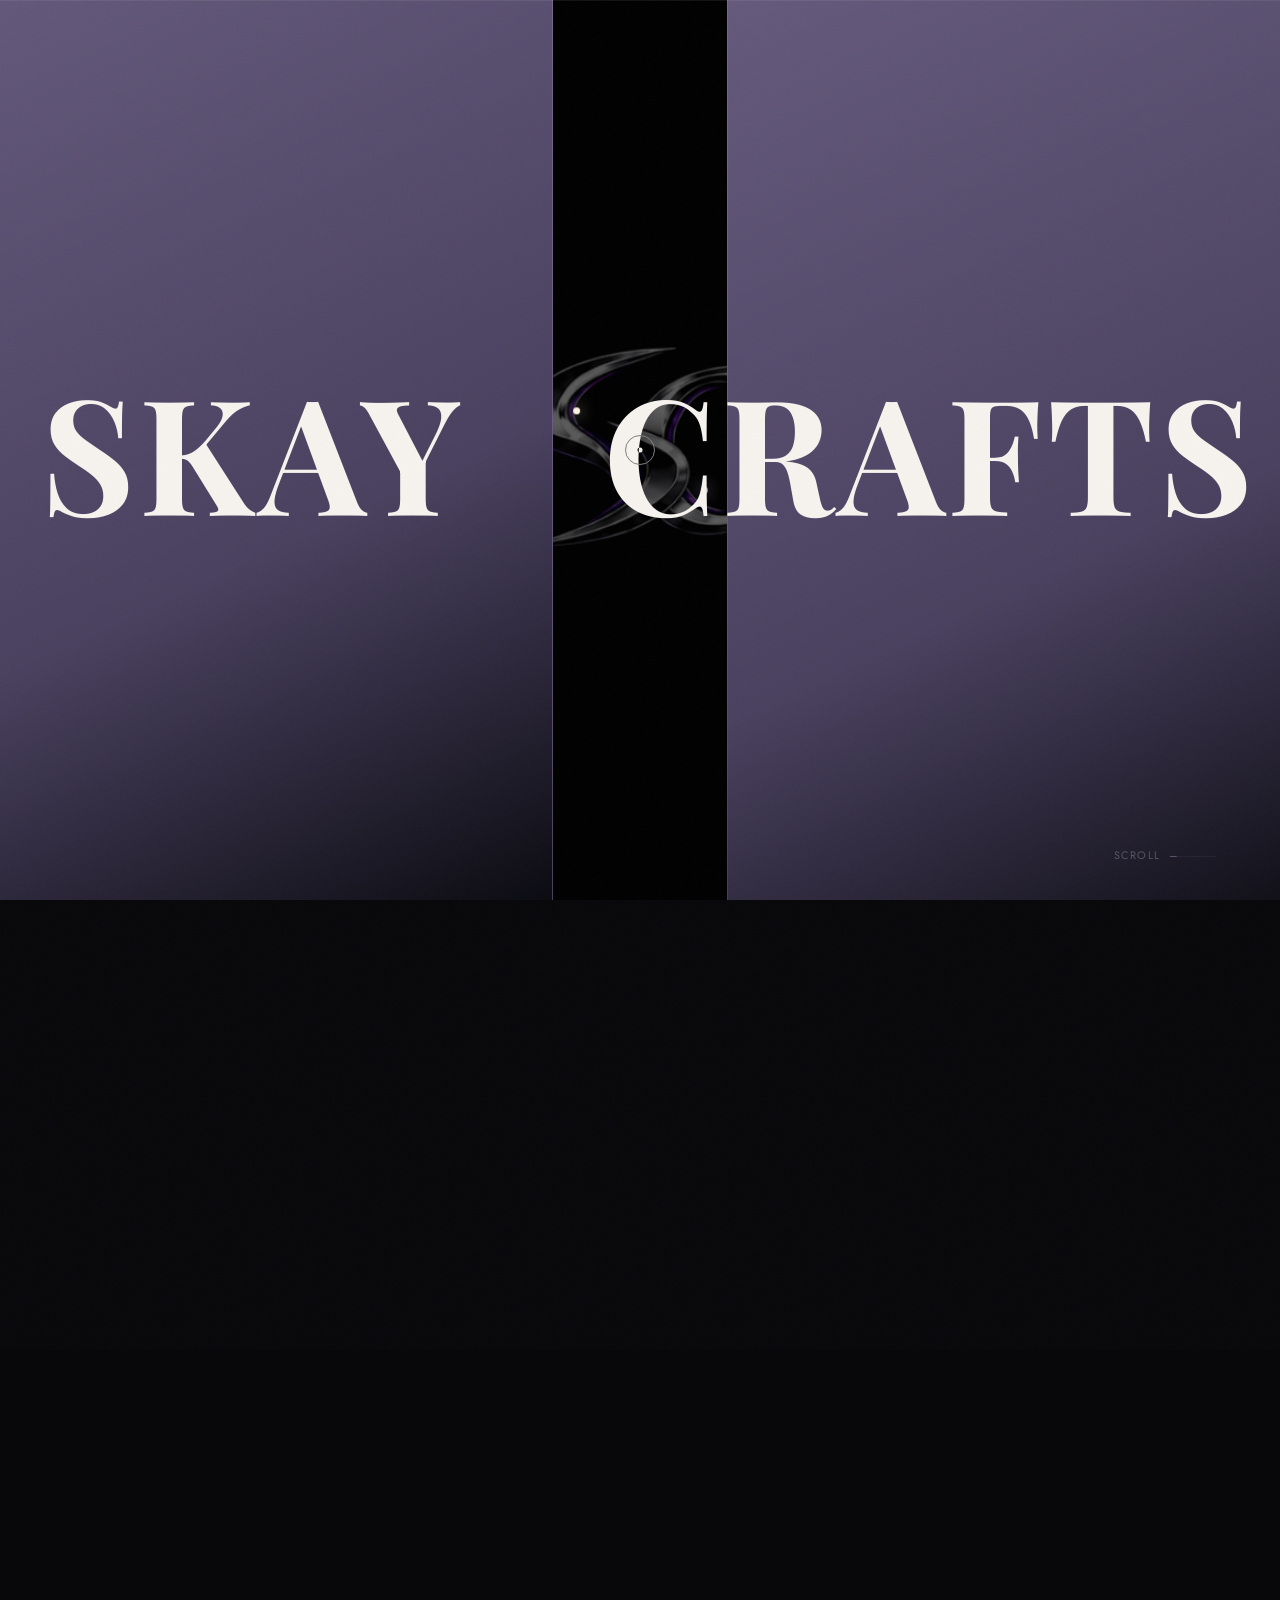
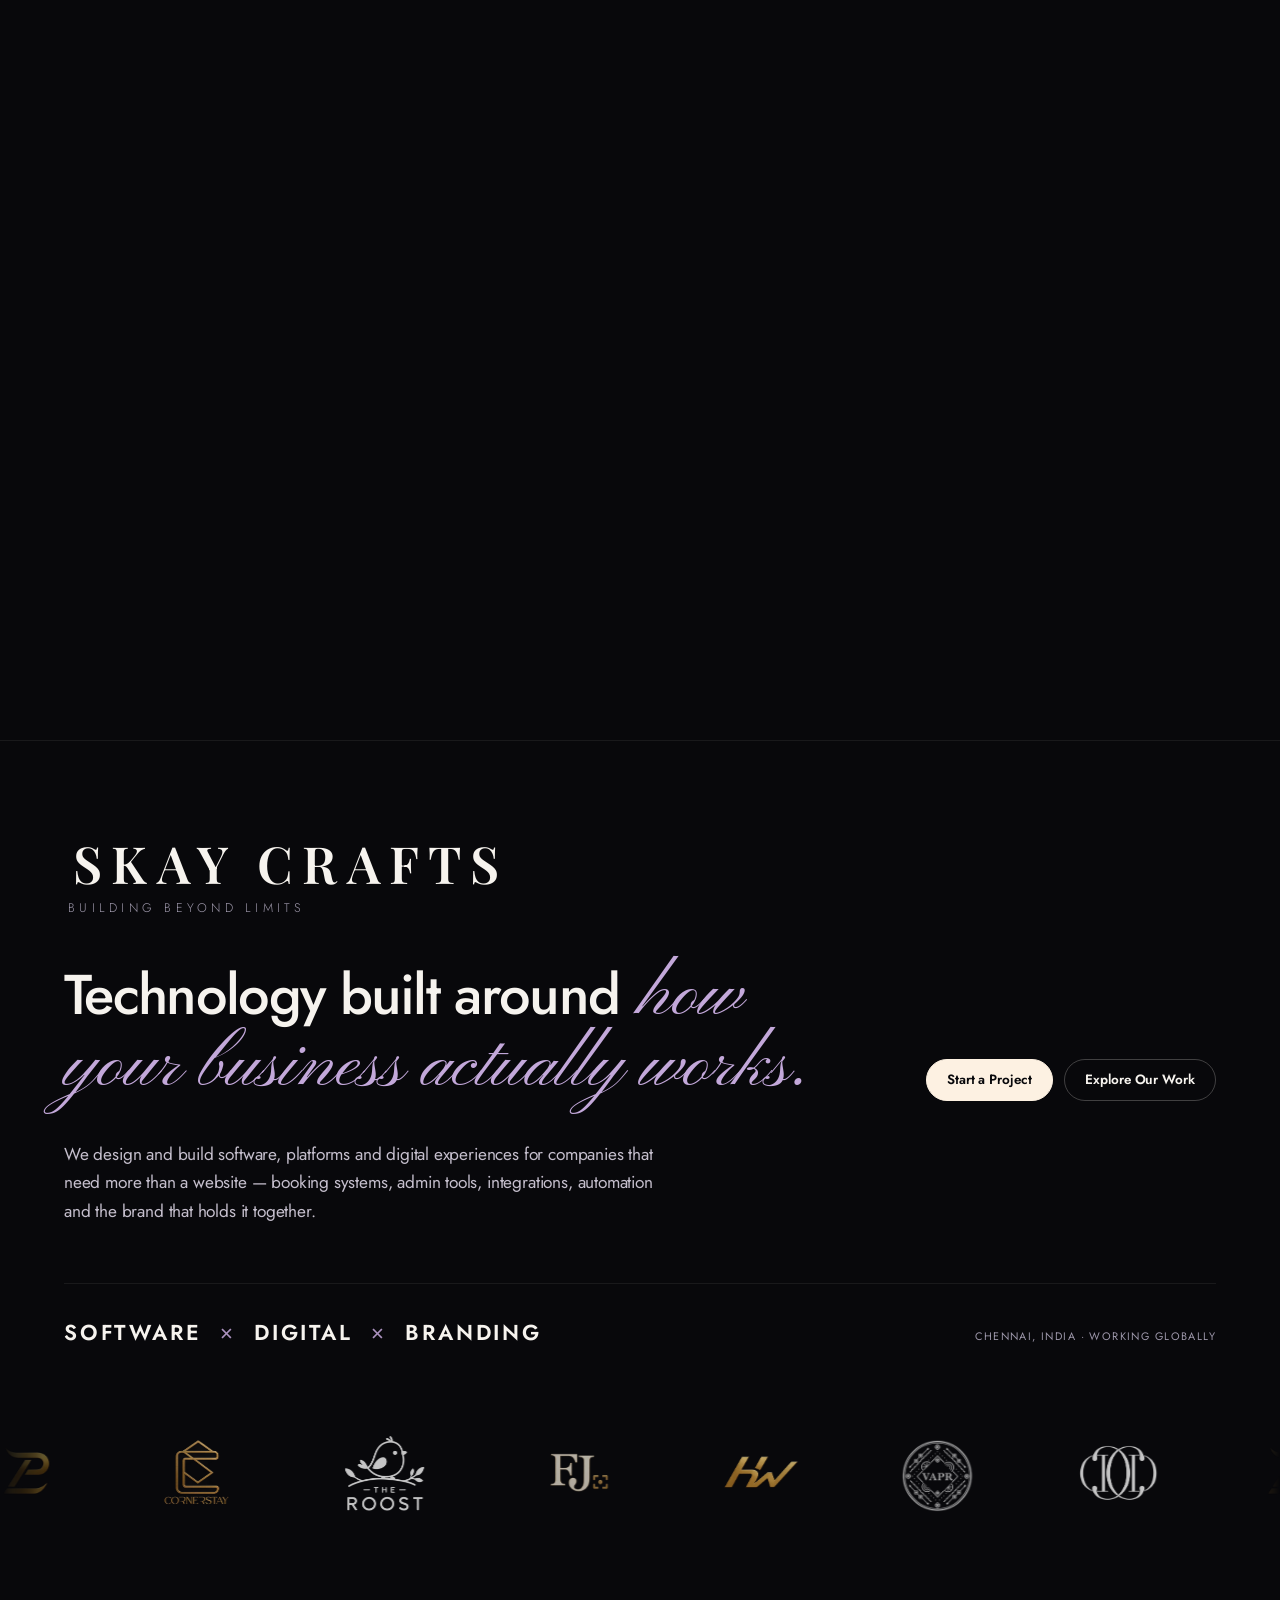
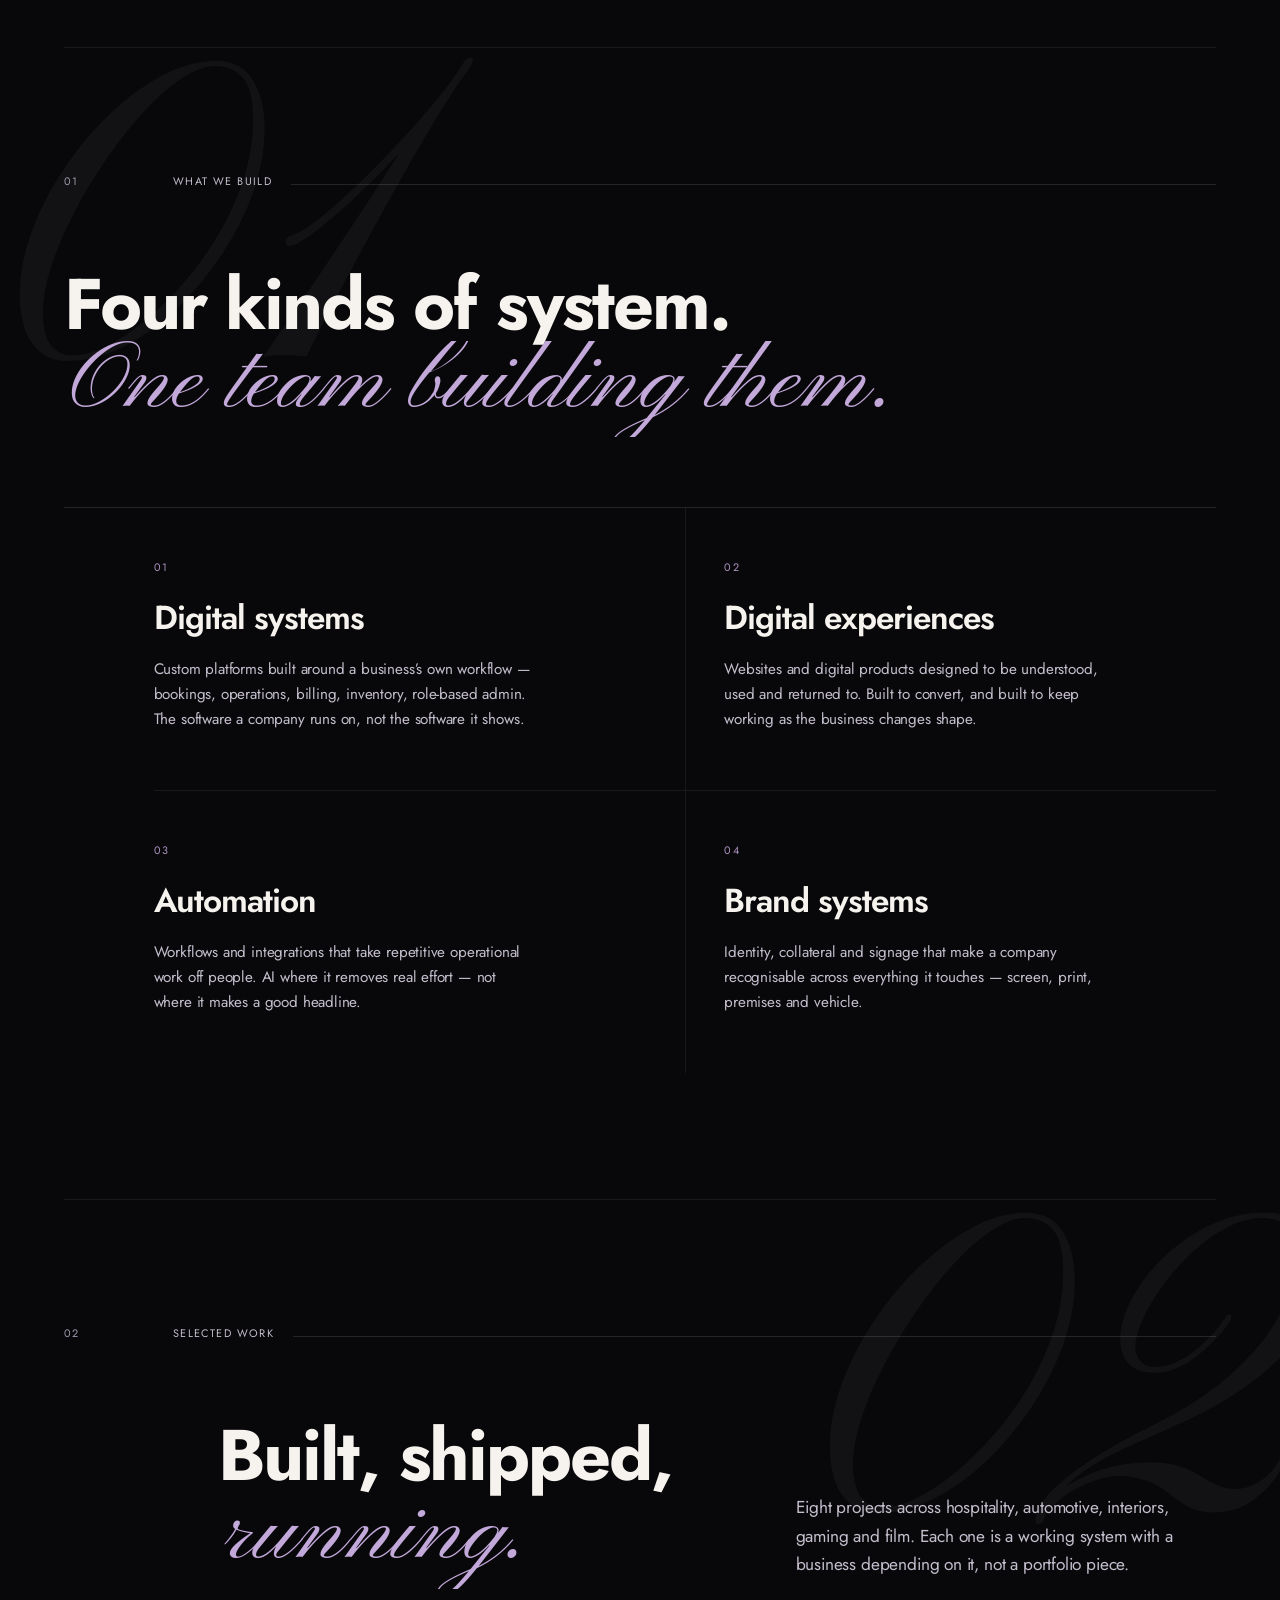
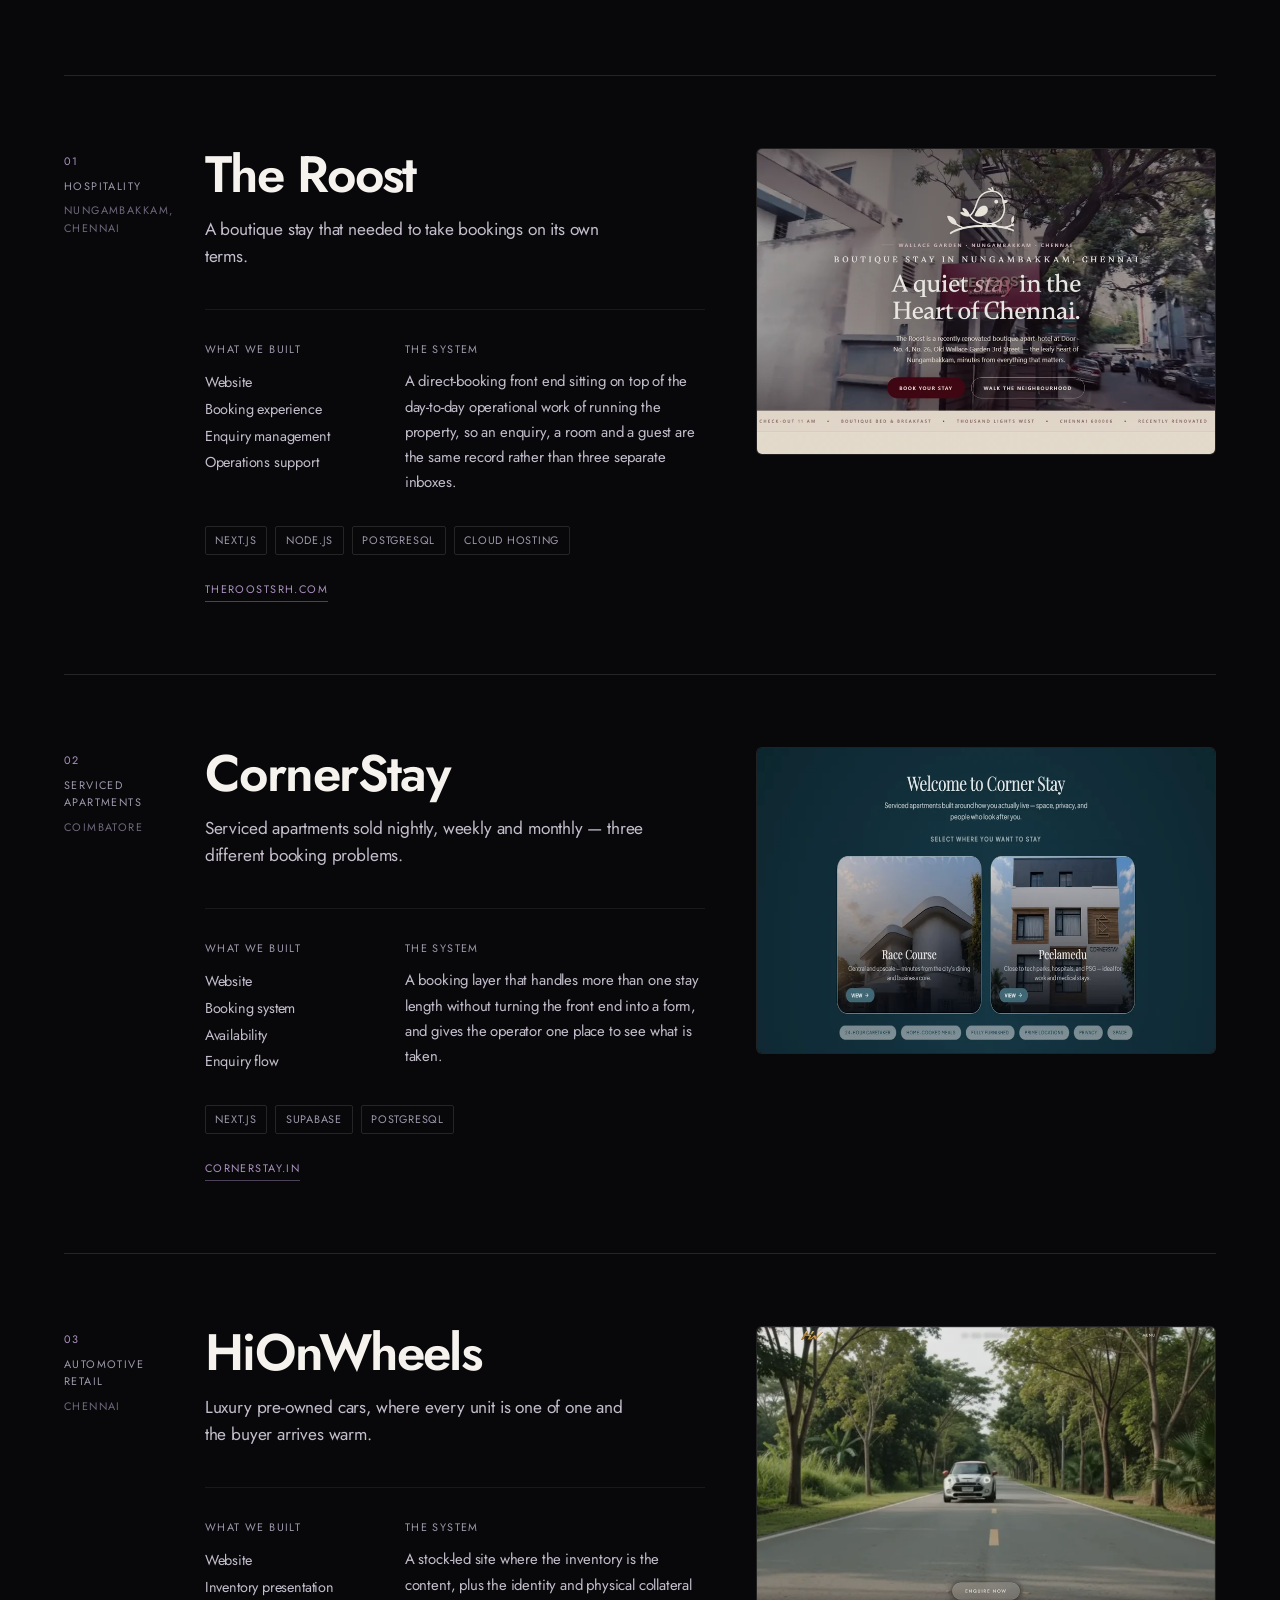
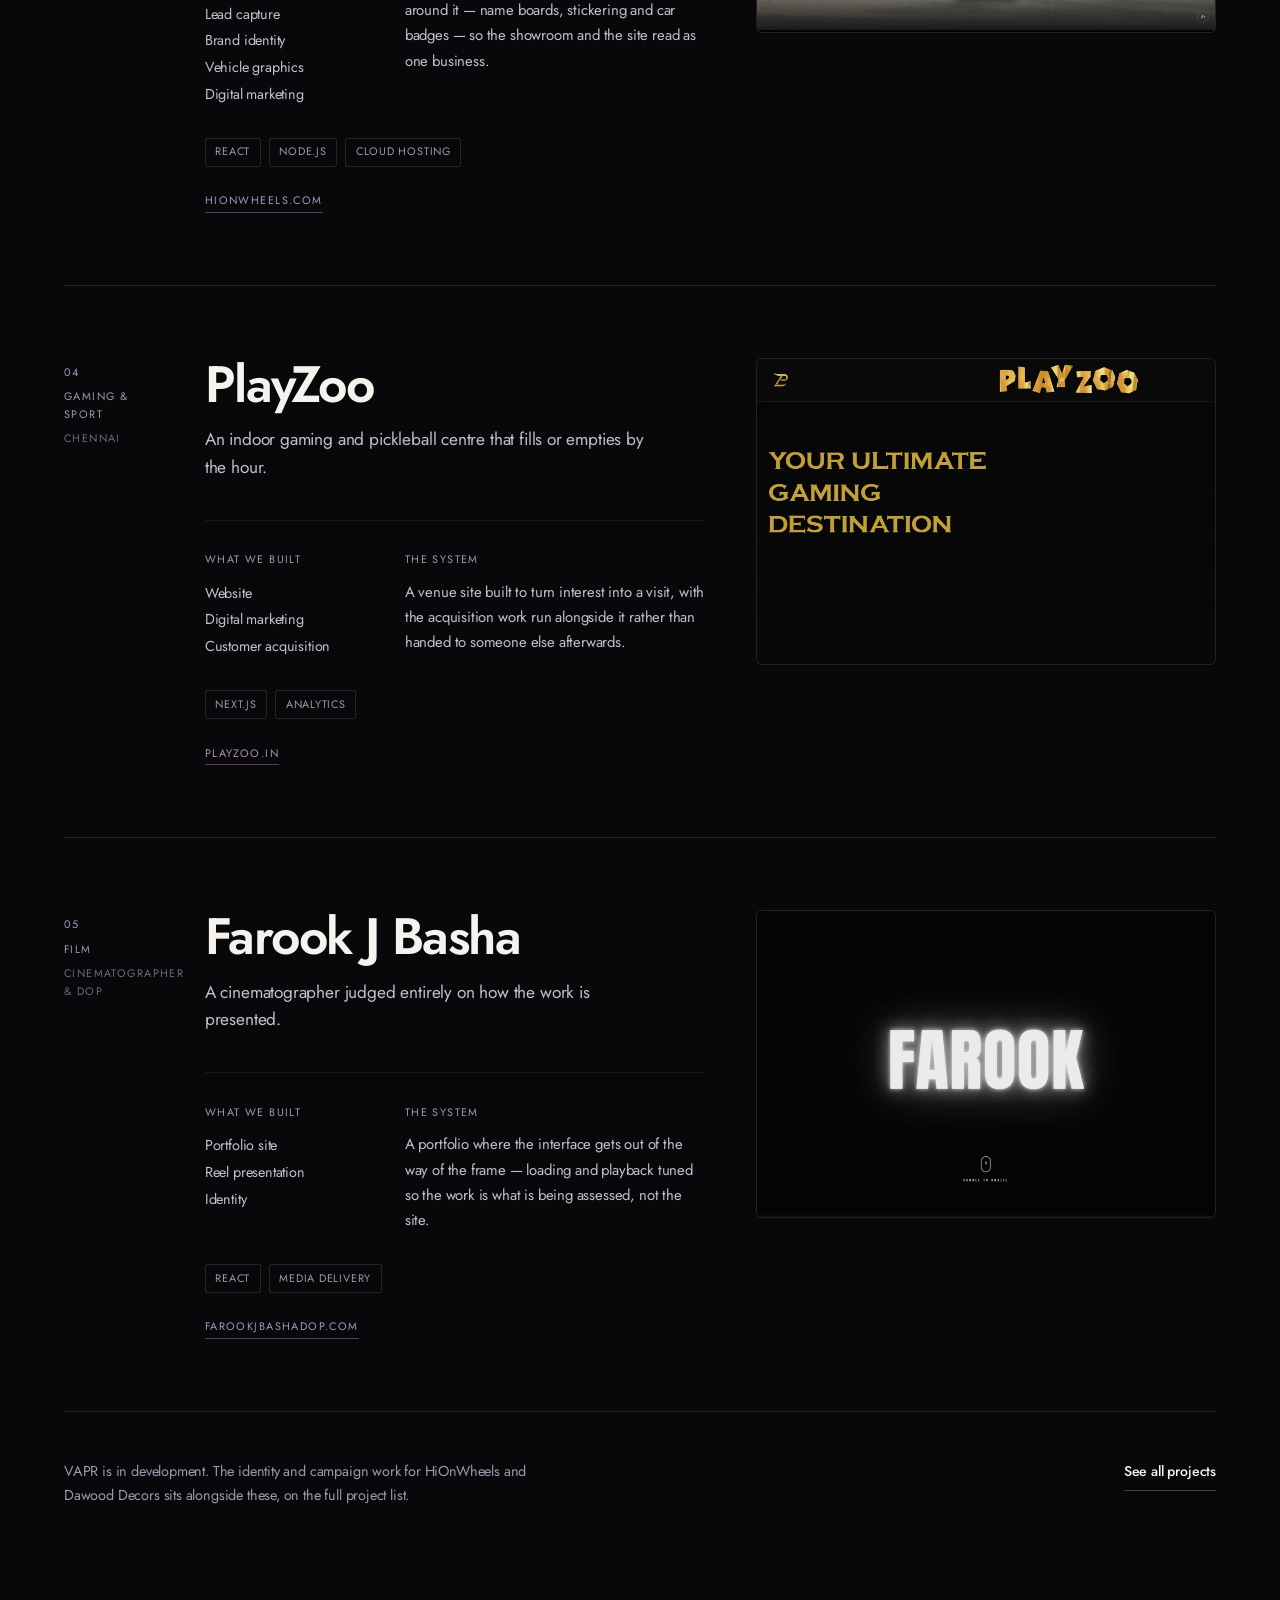
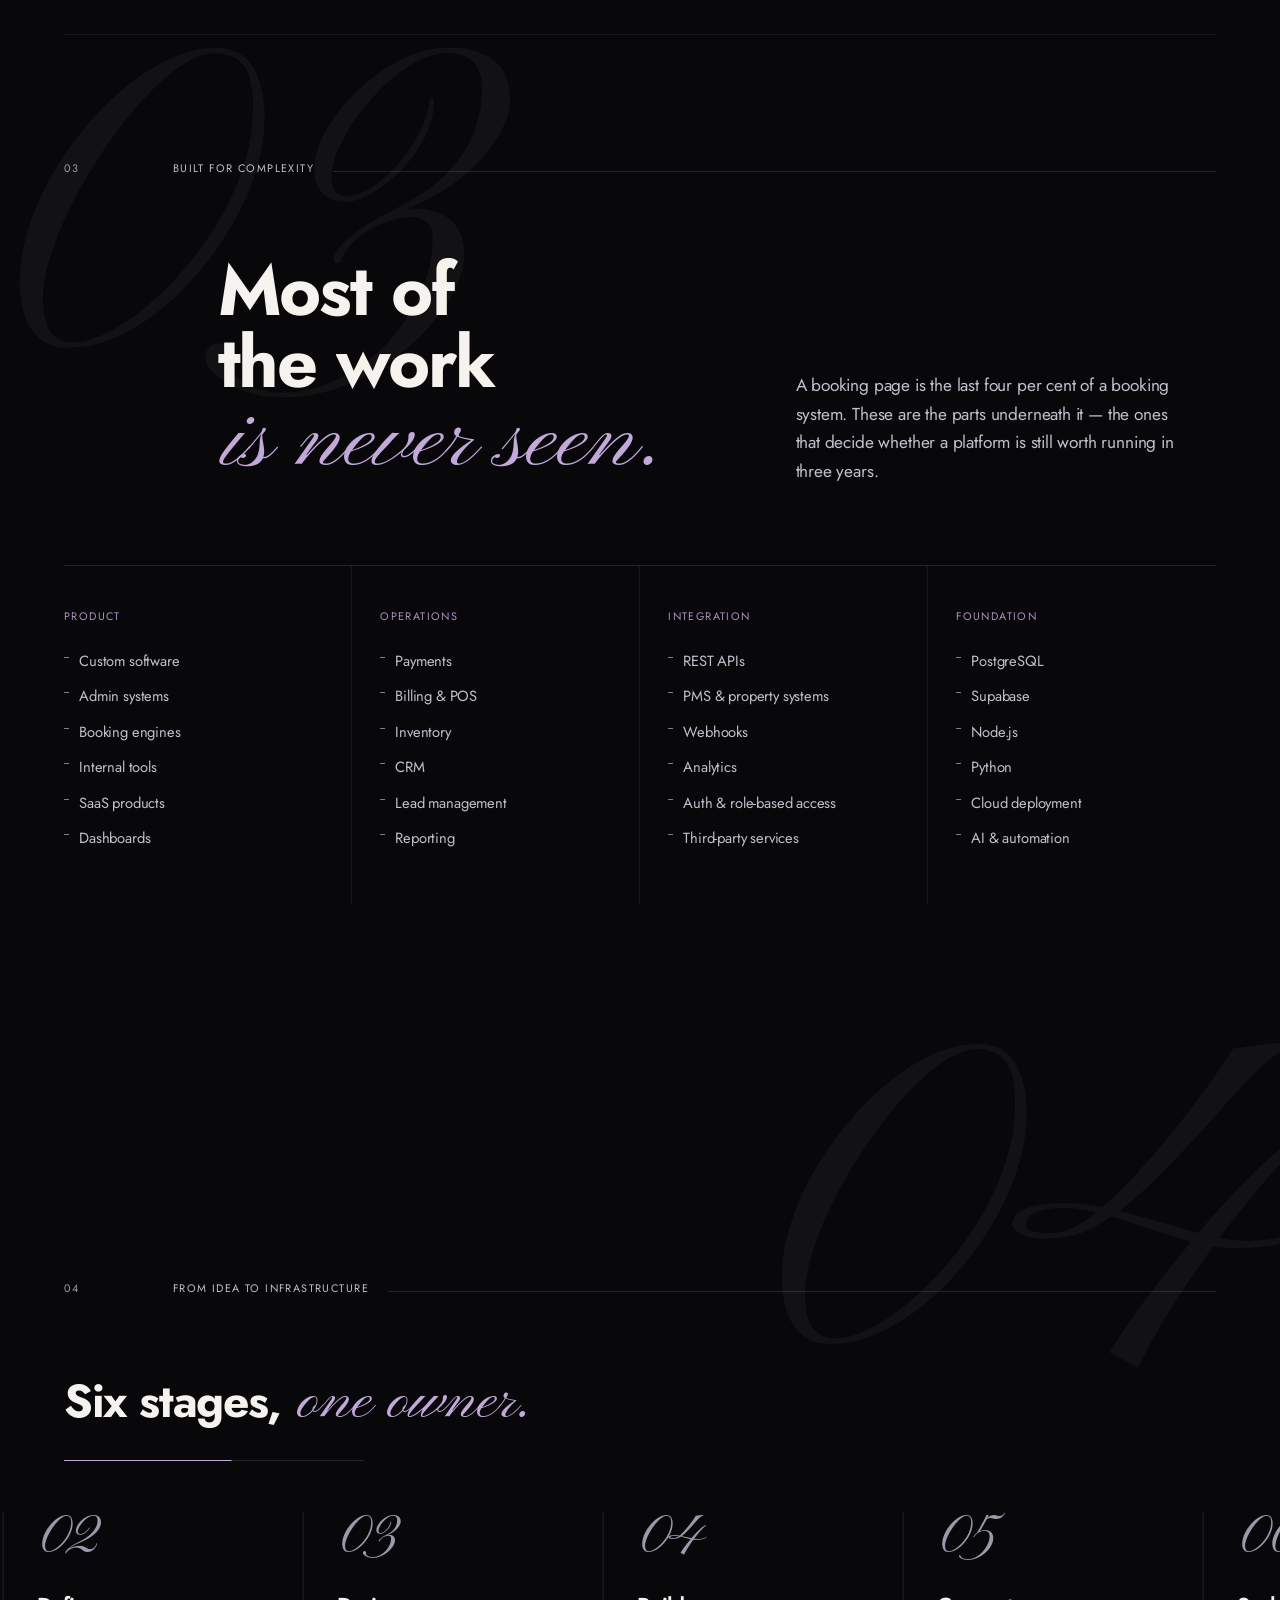
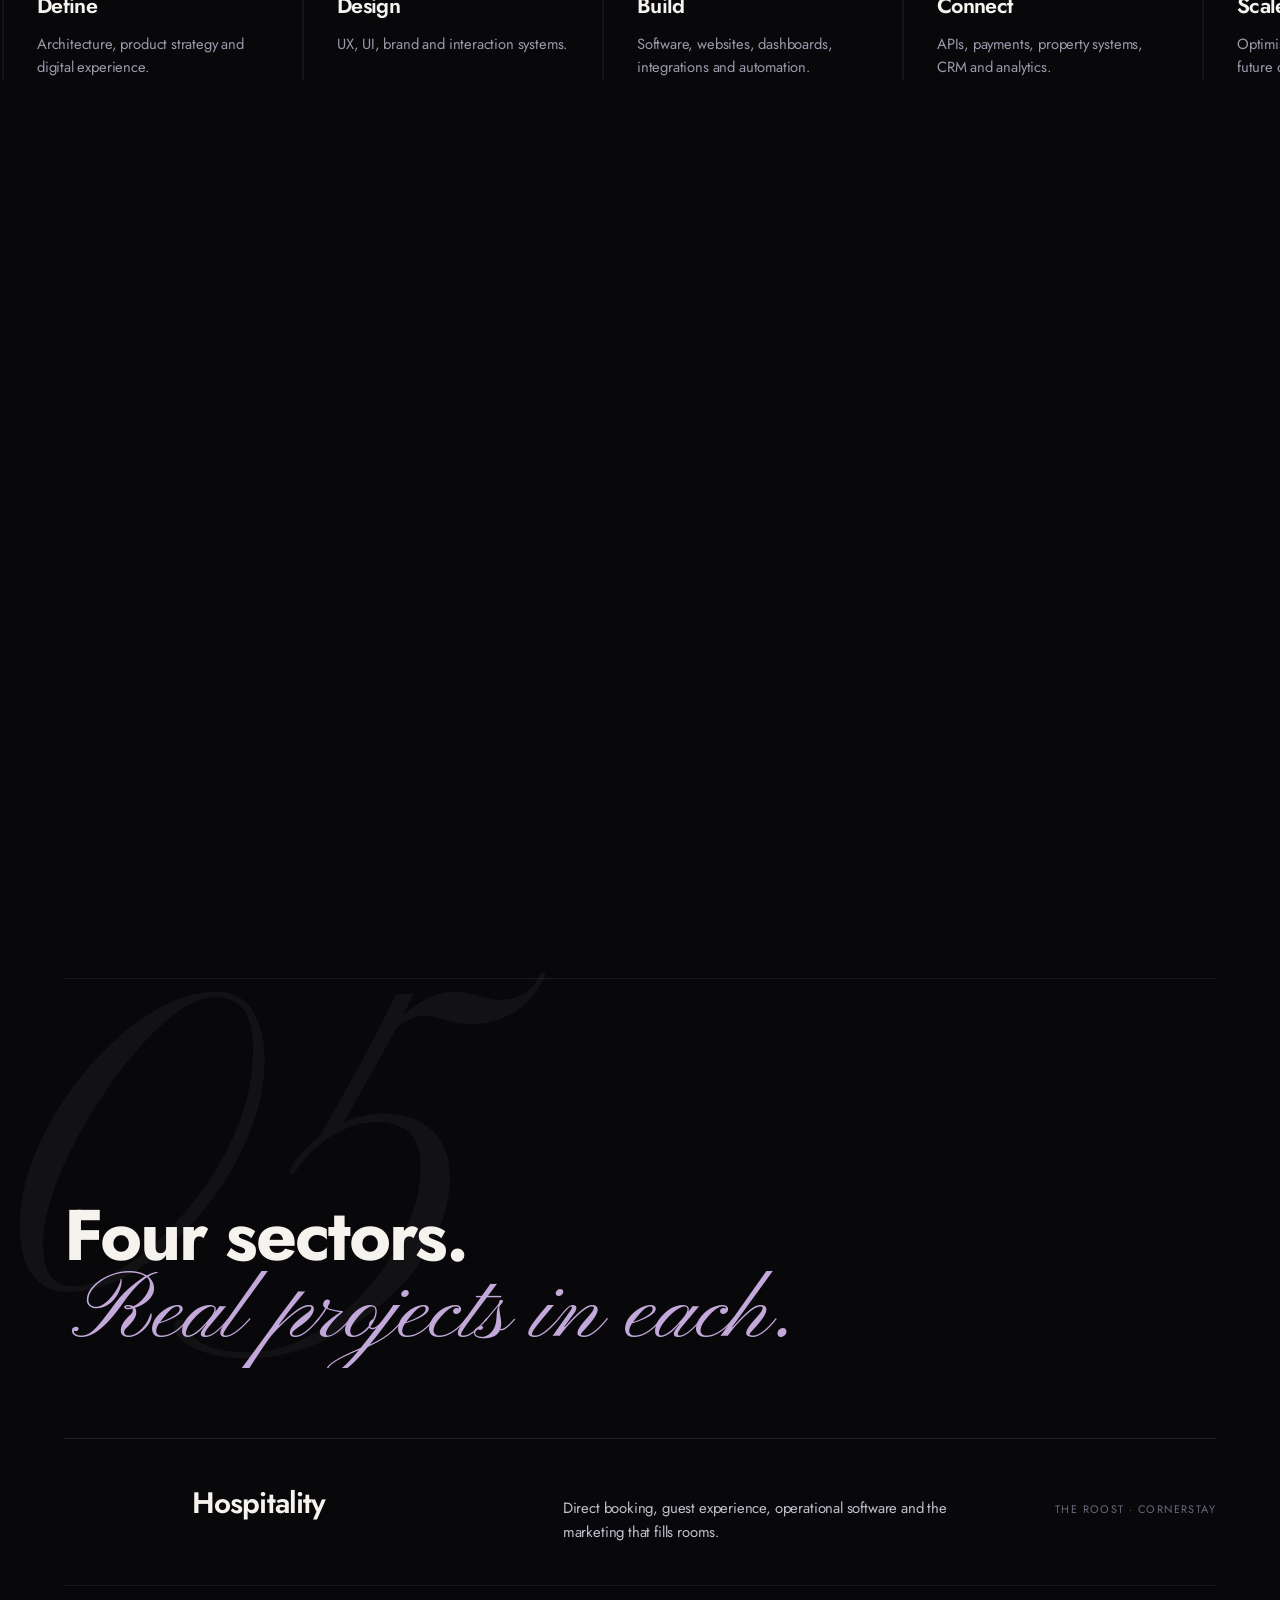
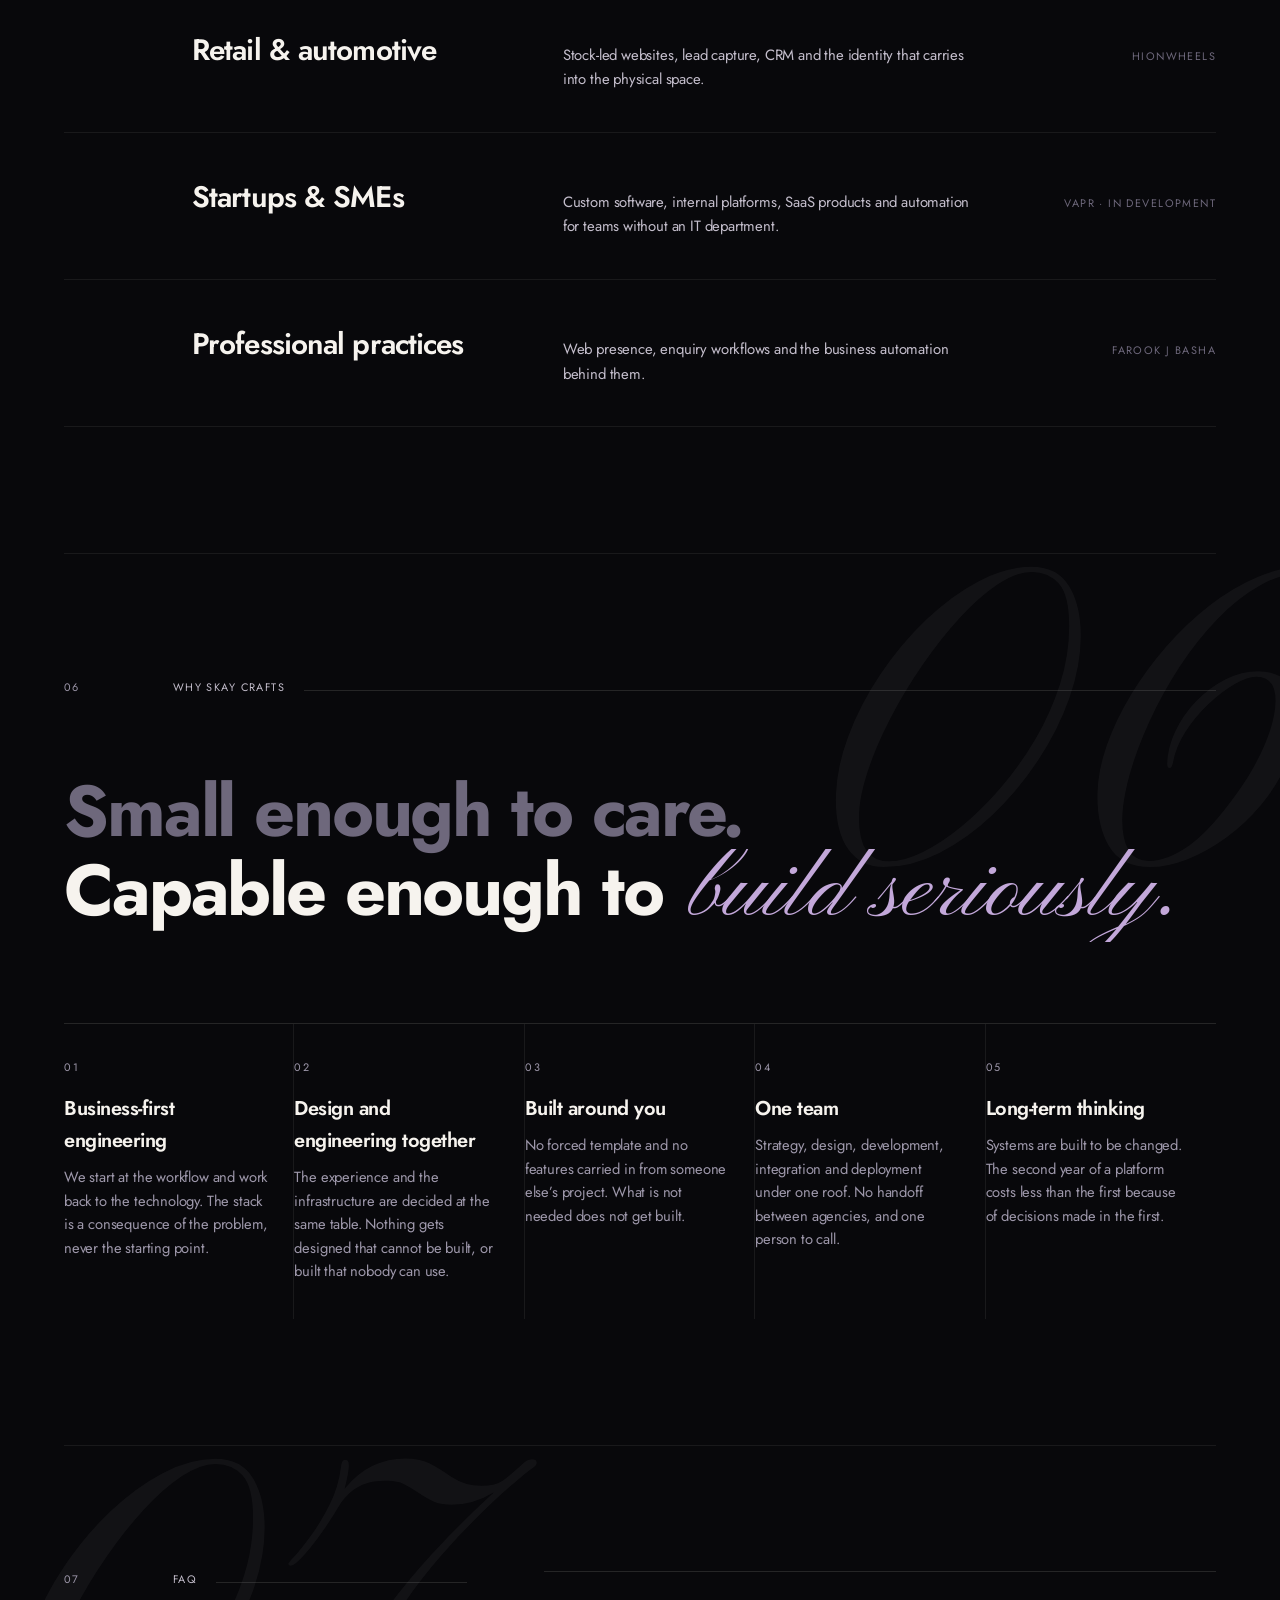
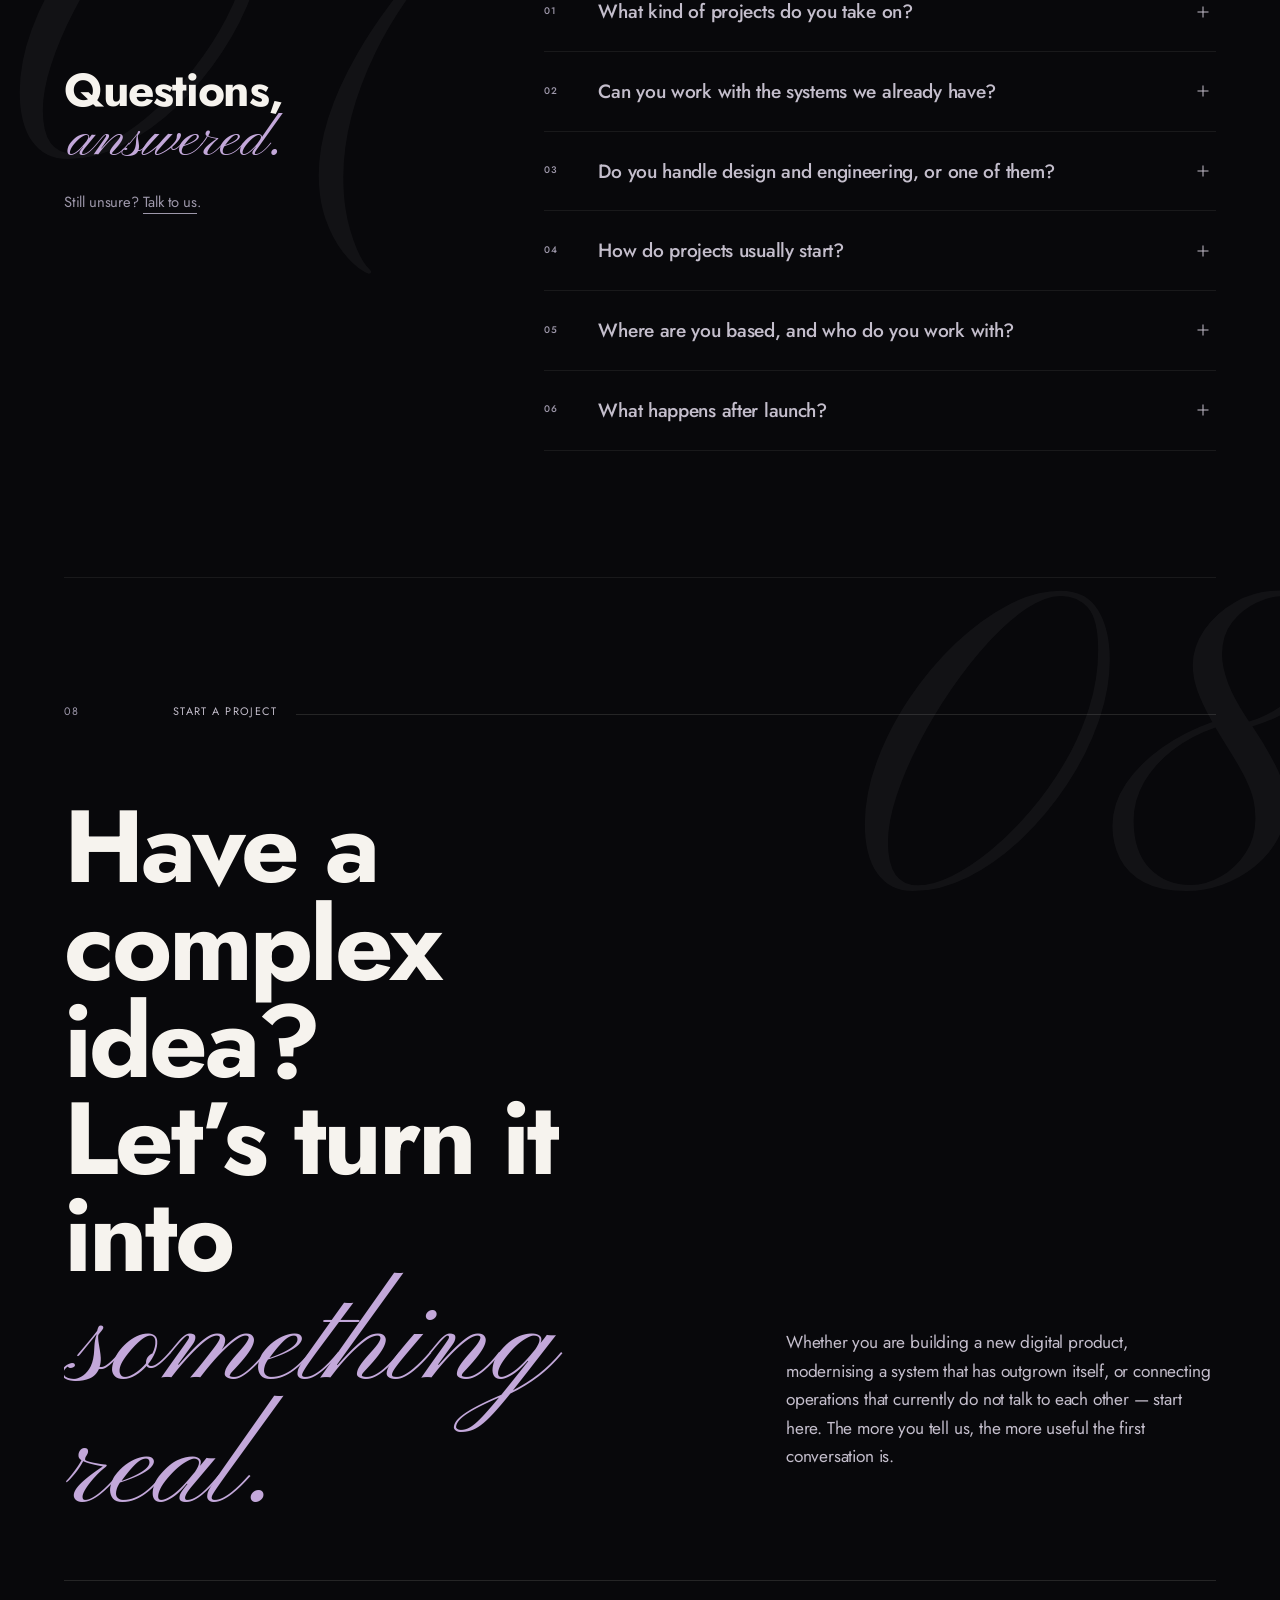
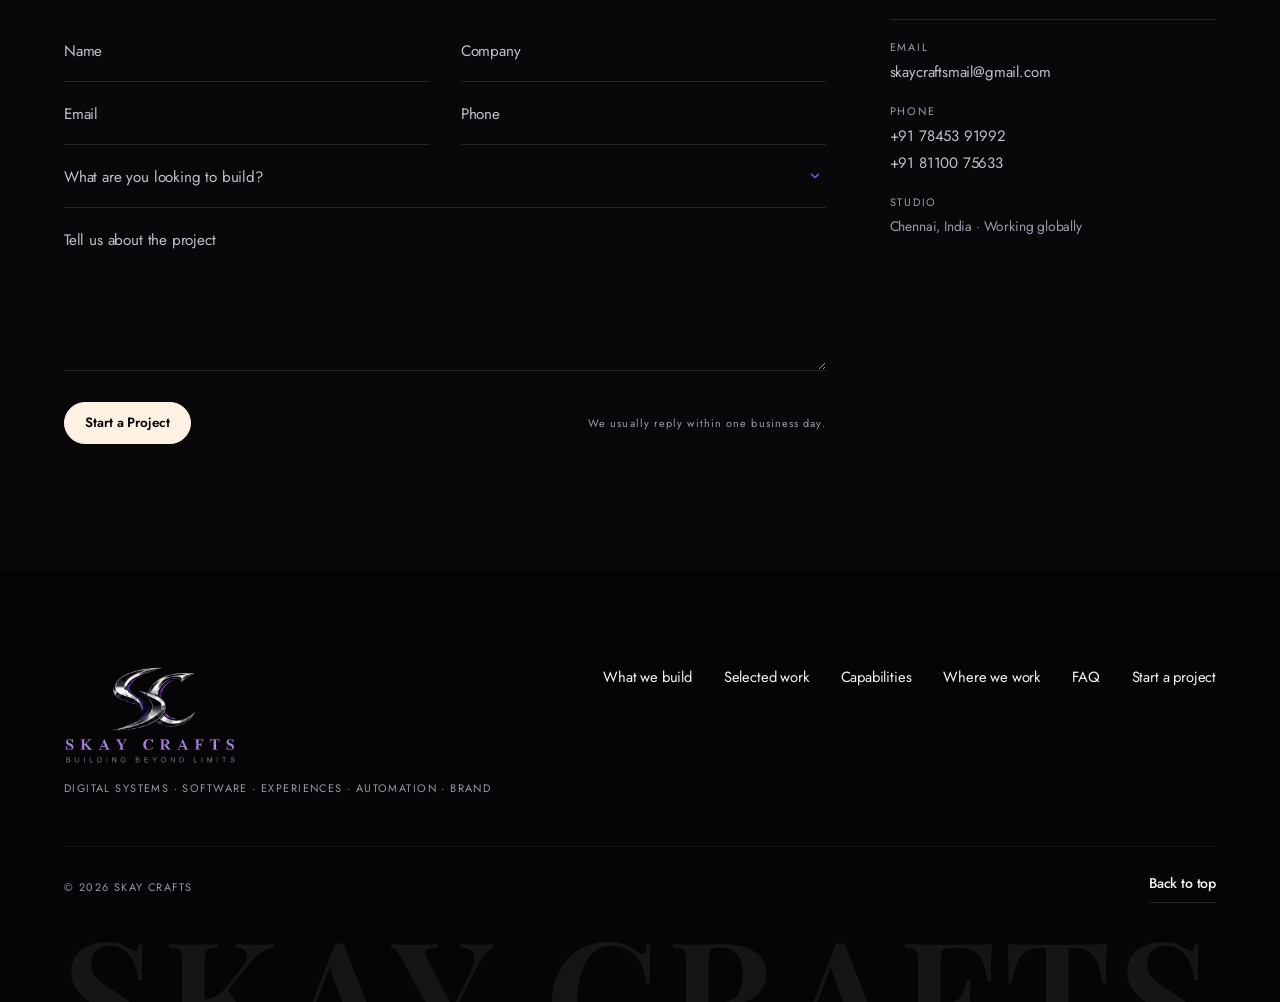
<file: index.html>
<!DOCTYPE html>
<html lang="en">
<head>
<meta charset="UTF-8" />
<meta name="viewport" content="width=device-width, initial-scale=1, viewport-fit=cover" />
<meta name="theme-color" content="#08080B" />

<title>Skay Crafts — Building Beyond Limits</title>
<meta name="description" content="Skay Crafts designs and builds digital systems — custom software, booking platforms, admin dashboards, integrations and automation — for hospitality, automotive, startups and growing businesses. Chennai, India, working globally." />

<!-- BEFORE LAUNCH: replace https://skaycrafts.com with the real domain in the
     three URLs below. Link previews (WhatsApp, LinkedIn, Facebook) need
     absolute URLs — a relative og:image will not render a thumbnail. -->
<link rel="canonical" href="https://skaycrafts.com/" />
<meta property="og:type" content="website" />
<meta property="og:url" content="https://skaycrafts.com/" />
<meta property="og:title" content="Skay Crafts — Building Beyond Limits" />
<meta property="og:description" content="Custom software, booking platforms, admin systems, integrations and automation. Technology built around how your business actually works." />
<meta property="og:image" content="https://skaycrafts.com/assets/logo-full.png" />
<meta name="twitter:card" content="summary_large_image" />

<link rel="icon" href="assets/favicon.png" type="image/png" />
<link rel="apple-touch-icon" href="assets/favicon.png" />

<!-- Fonts are self-hosted in assets/fonts/ — no external requests.
     Preloading the two faces used above the fold (Jost for the wordmark,
     Pinyon Script for the italic accent) starts them fetching before the
     CSS that references them has parsed. -->
<link rel="preload" href="assets/fonts/Jost-Variable-latin.woff2" as="font" type="font/woff2" crossorigin />
<link rel="preload" href="assets/fonts/PinyonScript-Regular-latin.woff2" as="font" type="font/woff2" crossorigin />
<link rel="preload" href="assets/fonts/PlayfairDisplay-Variable-latin.woff2" as="font" type="font/woff2" crossorigin />

<!-- Styles — load order matters: tokens > base > layout > components > sections > animations > responsive -->
<link rel="stylesheet" href="css/fonts.css?v=20260919e" />
<link rel="stylesheet" href="css/tokens.css?v=20260919e" />
<link rel="stylesheet" href="css/base.css?v=20260919e" />
<link rel="stylesheet" href="css/layout.css?v=20260919e" />
<link rel="stylesheet" href="css/components.css?v=20260919e" />
<link rel="stylesheet" href="css/portal.css?v=20260919e" />
<link rel="stylesheet" href="css/sections.css?v=20260919e" />
<link rel="stylesheet" href="css/systems.css?v=20260919e" />
<link rel="stylesheet" href="css/logoloop.css?v=20260919e" />
<link rel="stylesheet" href="css/animations.css?v=20260919e" />
<link rel="stylesheet" href="css/responsive.css?v=20260919e" />

<script type="application/ld+json">
{
  "@context": "https://schema.org",
  "@type": [
    "Organization",
    "ProfessionalService"
  ],
  "name": "Skay Crafts",
  "url": "https://skaycrafts.com/",
  "logo": "https://skaycrafts.com/assets/logo-full.png",
  "slogan": "Building Beyond Limits",
  "foundingDate": "2026-04-16",
  "email": "skaycraftsmail@gmail.com",
  "telephone": "+91-7845391992",
  "description": "Skay Crafts designs and builds digital systems — custom software, booking platforms, admin dashboards, integrations and automation — together with the digital experiences and brand systems around them.",
  "areaServed": [
    {
      "@type": "Country",
      "name": "India"
    },
    {
      "@type": "Place",
      "name": "Worldwide"
    }
  ],
  "address": {
    "@type": "PostalAddress",
    "addressLocality": "Chennai",
    "addressRegion": "Tamil Nadu",
    "addressCountry": "IN"
  },
  "founder": [
    {
      "@type": "Person",
      "name": "Akshaya A",
      "jobTitle": "Co-Founder"
    },
    {
      "@type": "Person",
      "name": "Syed Muhith Ibrahim R",
      "jobTitle": "Co-Founder"
    }
  ],
  "knowsAbout": [
    "Custom software development",
    "Booking systems",
    "Admin dashboards",
    "Business process automation",
    "Hospitality technology",
    "API integration",
    "SaaS product development",
    "Web development",
    "Brand identity",
    "Search engine optimization"
  ],
  "hasOfferCatalog": {
    "@type": "OfferCatalog",
    "name": "What we build",
    "itemListElement": [
      {
        "@type": "Offer",
        "itemOffered": {
          "@type": "Service",
          "name": "Digital systems",
          "description": "Custom platforms built around a business's own workflow — bookings, operations, billing, inventory and role-based admin."
        }
      },
      {
        "@type": "Offer",
        "itemOffered": {
          "@type": "Service",
          "name": "Digital experiences",
          "description": "Websites and digital products designed to convert and to keep working as the business changes."
        }
      },
      {
        "@type": "Offer",
        "itemOffered": {
          "@type": "Service",
          "name": "Automation",
          "description": "Workflows, integrations and AI applied where they remove real operational effort."
        }
      },
      {
        "@type": "Offer",
        "itemOffered": {
          "@type": "Service",
          "name": "Brand systems",
          "description": "Identity, collateral and signage across screen, print, premises and vehicle."
        }
      }
    ]
  }
}
</script>

<!-- FAQPage schema. Generated from the visible FAQ below and required to
     stay identical to it; schema that does not match on-page content is a
     guidelines violation, not a shortcut. Regenerate both together. -->
<script type="application/ld+json">
{
  "@context": "https://schema.org",
  "@type": "FAQPage",
  "mainEntity": [
    {
      "@type": "Question",
      "name": "What kind of projects do you take on?",
      "acceptedAnswer": {
        "@type": "Answer",
        "text": "Custom software, booking and operational platforms, business websites, internal tools, integrations and automation — usually where the work spans more than one of those. If a project is only a brochure site, we will say so."
      }
    },
    {
      "@type": "Question",
      "name": "Can you work with the systems we already have?",
      "acceptedAnswer": {
        "@type": "Answer",
        "text": "Yes. Most projects involve connecting to something already in place — property systems, payment providers, CRMs, spreadsheets people actually use. We integrate rather than insist on replacement."
      }
    },
    {
      "@type": "Question",
      "name": "Do you handle design and engineering, or one of them?",
      "acceptedAnswer": {
        "@type": "Answer",
        "text": "Both, and deliberately so. Strategy, UX, interface, brand, development, integration and deployment are handled by the same team."
      }
    },
    {
      "@type": "Question",
      "name": "How do projects usually start?",
      "acceptedAnswer": {
        "@type": "Answer",
        "text": "A conversation about the business, not the software. We map the workflow and the constraints first, then scope. Anything else is guesswork with a price on it."
      }
    },
    {
      "@type": "Question",
      "name": "Where are you based, and who do you work with?",
      "acceptedAnswer": {
        "@type": "Answer",
        "text": "Chennai, India, working with clients wherever they are. Current work spans hospitality, automotive, gaming, film and early-stage products."
      }
    },
    {
      "@type": "Question",
      "name": "What happens after launch?",
      "acceptedAnswer": {
        "@type": "Answer",
        "text": "Support, iteration and the next phase. Systems are built to evolve, and most of our projects are still being developed after they go live."
      }
    }
  ]
}
</script>
</head>

<body>

<!-- Global chrome -->
<div class="cursor" id="cursor" aria-hidden="true">
  <span class="cursor__dot"></span>
  <span class="cursor__ring"><em class="cursor__label"></em></span>
</div>
<div class="scrollbar" aria-hidden="true"><i data-scroll-progress></i></div>
<div class="grain" aria-hidden="true"></div>
<a class="skip-link" href="#main">Skip to content</a>


<!-- ═══════════════════════════════════════════════════════════
     NAVIGATION
     ═══════════════════════════════════════════════════════════ -->
<header class="nav" id="nav">
  <div class="nav__inner container">
    <a class="nav__brand" href="#top" aria-label="Skay Crafts — home">
      <span class="mark">
        <img src="assets/logo-full.png" alt="" data-logo />
        <span class="mark__fallback" aria-hidden="true">SC</span>
      </span>
      <span class="nav__wordmark">
        <span class="nav__name">SKAY CRAFTS</span>
        <span class="nav__tag">BUILDING BEYOND LIMITS</span>
      </span>
    </a>

    <nav class="nav__links" aria-label="Primary">
      <a href="#services" data-nav-link><i>01</i>What we build</a>
      <a href="#work" data-nav-link><i>02</i>Work</a>
      <a href="#capabilities" data-nav-link><i>03</i>Capabilities</a>
      <a href="#process" data-nav-link><i>04</i>Process</a>
      <a href="#faq" data-nav-link><i>07</i>FAQ</a>
    </nav>

    <div class="nav__actions">
      <a href="#contact" class="linkrule nav__cta" data-magnetic>
        <span>Start a project</span>
        <i class="linkrule__line" aria-hidden="true"></i>
      </a>
      <button class="burger" type="button" aria-label="Open menu" aria-expanded="false" aria-controls="menu" data-menu-toggle>
        <span></span><span></span>
      </button>
    </div>
  </div>
</header>

<div class="menu" id="menu" hidden>
  <!-- The burger sits in .nav (z-index 80) and the open menu covers it
       (z-index 90), so it is neither visible nor clickable once the menu
       is up. This close control lives INSIDE the overlay, positioned to
       land exactly where the burger was, and is picked up automatically
       by the focus trap in js/nav.js. -->
  <button class="menu__close" type="button" aria-label="Close menu" data-menu-close>
    <span></span><span></span>
  </button>

  <nav class="menu__nav" aria-label="Mobile">
    <a href="#services"     data-menu-link><em>01</em><span>What we build</span></a>
    <a href="#work"         data-menu-link><em>02</em><span>Selected work</span></a>
    <a href="#capabilities" data-menu-link><em>03</em><span>Capabilities</span></a>
    <a href="#process"      data-menu-link><em>04</em><span>Process</span></a>
    <a href="#industries"   data-menu-link><em>05</em><span>Where we work</span></a>
    <a href="#why"          data-menu-link><em>06</em><span>Why Skay Crafts</span></a>
    <a href="#faq"          data-menu-link><em>07</em><span>FAQ</span></a>
    <a href="#contact"      data-menu-link><em>08</em><span>Start a project</span></a>
  </nav>
  <div class="menu__foot">
    <a href="mailto:skaycraftsmail@gmail.com">skaycraftsmail@gmail.com</a>
    <a href="tel:+917845391992">+91 78453 91992</a>
  </div>
</div>


<main id="main">
<span id="top"></span>

<!-- ═══════════════════════════════════════════════════════════
     01 · PORTAL HERO
     Two panels part to uncover the mark while the wordmark
     grows, tightens and splits to opposite edges.
     ═══════════════════════════════════════════════════════════ -->
<section class="portal" id="hero" data-portal>
  <div class="portal__stage">

    <div class="portal__image">
      <!-- The lockup is cropped, not edited: the wrapper hides the
           "BUILDING BEYOND LIMITS" band so it does not compete with the
           SKAY CRAFTS wordmark overlaid on top. assets/logo-full.png is
           untouched — see assets/README.md for the band measurements. -->
      <span class="portal__logo">
        <img src="assets/logo-full.png" alt="" data-logo />
      </span>
    </div>

    <span class="portal__veil" aria-hidden="true"></span>

    <span class="portal__panel portal__panel--l" aria-hidden="true"></span>
    <span class="portal__panel portal__panel--r" aria-hidden="true"></span>

    <span class="portal__dot portal__dot--a" aria-hidden="true"></span>
    <span class="portal__dot portal__dot--b" aria-hidden="true"></span>

    <p class="portal__title" role="presentation">
      <span>SKAY</span><span>CRAFTS</span>
    </p>


    <p class="portal__meta portal__meta--br">
      <span>Scroll</span>
      <span class="portal__scrollLine"><i></i></span>
    </p>

  </div>
</section>

<!-- ═══════════════════════════════════════════════════════════
     01 · POSITIONING — the first words after the portal opens
     ═══════════════════════════════════════════════════════════ -->
<section class="section portal__after">
  <div class="container">
    <!-- The lockup repeated as type, where the page's text content
         begins. Same order as logo-full.png: name, then tagline. -->
    <div class="brandline" data-reveal>
      <p class="brandline__name">SKAY CRAFTS</p>
      <p class="brandline__tag">Building Beyond Limits</p>
    </div>

    <div class="portal__afterGrid">
      <h1 class="portal__lead creed" data-reveal data-reveal-delay="1">
        Technology built around <em class="ital">how your business actually works.</em>
      </h1>
      <div class="portal__cta" data-reveal data-reveal-delay="2">
        <a href="#contact" class="btn btn--solid" data-magnetic><span>Start a Project</span></a>
        <a href="#work" class="btn btn--line" data-magnetic><span>Explore Our Work</span></a>
      </div>
    </div>

    <p class="portal__sub lead" data-reveal data-reveal-delay="2">
      We design and build software, platforms and digital experiences for companies that
      need more than a website — booking systems, admin tools, integrations, automation
      and the brand that holds it together.
    </p>

    <div class="disciplines" data-reveal data-reveal-delay="3">
      <p class="disciplines__set">
        <span>Software</span><i aria-hidden="true">×</i><span>Digital</span><i aria-hidden="true">×</i><span>Branding</span>
      </p>
      <p class="disciplines__where mono">Chennai, India · Working globally</p>
    </div>
  </div>

  <!-- Client marks. Full bleed, no panel: the row sits straight on the
       ground, so it lives outside .container. Proof before claims. -->
  <div class="clients" data-reveal>
    <div class="logoloop" data-logoloop data-speed="52" data-direction="left" data-hover-speed="0"
         role="region" aria-label="Clients we have worked with">
      <div class="logoloop__track">
        <ul class="logoloop__list">
          <li class="logoloop__item logoloop__item--bold">
            <a class="logoloop__link" href="https://playzoo.in/" target="_blank" rel="noopener">
              <img src="assets/clients/playzoo.webp" alt="PlayZoo"
                 width="154" height="160" loading="lazy" decoding="async" />
              <span class="sr-only"> (opens in a new tab)</span>
            </a>
          </li>
          <li class="logoloop__item logoloop__item--lockup">
            <a class="logoloop__link" href="https://cornerstay.in/" target="_blank" rel="noopener">
              <img src="assets/clients/cornerstay.webp" alt="CornerStay"
                 width="155" height="160" loading="lazy" decoding="async" />
              <span class="sr-only"> (opens in a new tab)</span>
            </a>
          </li>
          <li class="logoloop__item logoloop__item--lockup">
            <a class="logoloop__link" href="https://theroostsrh.com/" target="_blank" rel="noopener">
              <img src="assets/clients/roost.webp" alt="The Roost"
                 width="183" height="160" loading="lazy" decoding="async" />
              <span class="sr-only"> (opens in a new tab)</span>
            </a>
          </li>
          <li class="logoloop__item logoloop__item--bold">
            <a class="logoloop__link" href="https://farookjbashadop.com/" target="_blank" rel="noopener">
              <img src="assets/clients/farook.webp" alt="Farook J Basha"
                 width="240" height="160" loading="lazy" decoding="async" />
              <span class="sr-only"> (opens in a new tab)</span>
            </a>
          </li>
          <li class="logoloop__item logoloop__item--bold">
            <a class="logoloop__link" href="https://hionwheels.com/" target="_blank" rel="noopener">
              <img src="assets/clients/hionwheels.webp" alt="HiOnWheels"
                 width="209" height="160" loading="lazy" decoding="async" />
              <span class="sr-only"> (opens in a new tab)</span>
            </a>
          </li>
          <li class="logoloop__item logoloop__item--seal logoloop__item--invert">
            <img src="assets/clients/vapr.webp" alt="VAPR"
                 width="162" height="160" loading="lazy" decoding="async" />
          </li>
          <li class="logoloop__item">
            <img src="assets/clients/dawood-decors.webp" alt="Dawood Decors"
                 width="215" height="160" loading="lazy" decoding="async" />
          </li>
        </ul>
      </div>
    </div>
  </div>
</section>


<!-- ═══════════════════════════════════════════════════════════
     02 · WHAT WE BUILD — four systems, not a service list
     ═══════════════════════════════════════════════════════════ -->
<section class="section build" id="services">
  <span class="ghost" aria-hidden="true">01</span>

  <div class="container">
    <header class="sec" data-reveal>
      <span class="sec__no">01</span>
      <h2 class="sec__label">What we build</h2>
      <span class="sec__rule"></span>
    </header>

    <p class="statement sec__statement" data-split="words">
      Four kinds of system. <em class="ital">One team building them.</em>
    </p>

    <div class="build__grid">
      <article class="buildcard" data-reveal>
        <span class="buildcard__no">01</span>
        <h3 class="buildcard__title">Digital systems</h3>
        <p class="buildcard__desc">
          Custom platforms built around a business’s own workflow — bookings, operations,
          billing, inventory, role-based admin. The software a company runs on, not the
          software it shows.
        </p>
      </article>

      <article class="buildcard" data-reveal data-reveal-delay="1">
        <span class="buildcard__no">02</span>
        <h3 class="buildcard__title">Digital experiences</h3>
        <p class="buildcard__desc">
          Websites and digital products designed to be understood, used and returned to.
          Built to convert, and built to keep working as the business changes shape.
        </p>
      </article>

      <article class="buildcard" data-reveal data-reveal-delay="2">
        <span class="buildcard__no">03</span>
        <h3 class="buildcard__title">Automation</h3>
        <p class="buildcard__desc">
          Workflows and integrations that take repetitive operational work off people.
          AI where it removes real effort — not where it makes a good headline.
        </p>
      </article>

      <article class="buildcard" data-reveal data-reveal-delay="3">
        <span class="buildcard__no">04</span>
        <h3 class="buildcard__title">Brand systems</h3>
        <p class="buildcard__desc">
          Identity, collateral and signage that make a company recognisable across
          everything it touches — screen, print, premises and vehicle.
        </p>
      </article>
    </div>
  </div>
</section>


<!-- ═══════════════════════════════════════════════════════════
     03 · SELECTED WORK — the proof, told as systems

     NOTE FOR THE FOUNDERS: every line here is drawn from what the
     site and llms.txt already state. Two fields are deliberately
     absent because inventing them would be worse than omitting
     them — see the TODO in each article:
       · the measurable outcome
       · the specific third-party systems each build integrates
     Fill those in and these become full case studies.
     ═══════════════════════════════════════════════════════════ -->
<section class="section work" id="work">
  <span class="ghost ghost--right" aria-hidden="true">02</span>

  <div class="container">
    <header class="sec" data-reveal>
      <span class="sec__no">02</span>
      <h2 class="sec__label">Selected work</h2>
      <span class="sec__rule"></span>
    </header>

    <div class="work__head">
      <p class="statement" data-split="words">
        Built, shipped, <em class="ital">running.</em>
      </p>
      <p class="lead" data-reveal>
        Eight projects across hospitality, automotive, interiors, gaming and film.
        Each one is a working system with a business depending on it, not a
        portfolio piece.
      </p>
    </div>

    <div class="cases">
      <article class="case" data-reveal>
        <div class="case__meta">
          <span class="case__no">01</span>
          <span class="case__sector">Hospitality</span>
          <span class="case__place">Nungambakkam, Chennai</span>
        </div>

        <div class="case__body">
          <h3 class="case__name">The Roost</h3>
          <p class="case__line">A boutique stay that needed to take bookings on its own terms.</p>

          <div class="case__cols">
            <div class="case__col">
              <span class="case__k">What we built</span>
              <ul class="case__list">
            <li>Website</li>
            <li>Booking experience</li>
            <li>Enquiry management</li>
            <li>Operations support</li>
              </ul>
            </div>
            <div class="case__col case__col--wide">
              <span class="case__k">The system</span>
              <p class="case__p">A direct-booking front end sitting on top of the day-to-day operational work of running the property, so an enquiry, a room and a guest are the same record rather than three separate inboxes.</p>
            </div>
          </div>

          <ul class="case__stack">
            <li>Next.js</li>
            <li>Node.js</li>
            <li>PostgreSQL</li>
            <li>Cloud hosting</li>
          </ul>
          <a class="case__link" href="https://theroostsrh.com/" target="_blank" rel="noopener">theroostsrh.com<span class="sr-only"> (opens in a new tab)</span></a>
        </div>

        <div class="case__art screen--roost">
          <img class="case__shot" src="assets/work/roost.webp" alt="The The Roost website"
               width="900" height="600" loading="lazy" decoding="async" />
        </div>
      </article>
      <article class="case" data-reveal>
        <div class="case__meta">
          <span class="case__no">02</span>
          <span class="case__sector">Serviced apartments</span>
          <span class="case__place">Coimbatore</span>
        </div>

        <div class="case__body">
          <h3 class="case__name">CornerStay</h3>
          <p class="case__line">Serviced apartments sold nightly, weekly and monthly — three different booking problems.</p>

          <div class="case__cols">
            <div class="case__col">
              <span class="case__k">What we built</span>
              <ul class="case__list">
            <li>Website</li>
            <li>Booking system</li>
            <li>Availability</li>
            <li>Enquiry flow</li>
              </ul>
            </div>
            <div class="case__col case__col--wide">
              <span class="case__k">The system</span>
              <p class="case__p">A booking layer that handles more than one stay length without turning the front end into a form, and gives the operator one place to see what is taken.</p>
            </div>
          </div>

          <ul class="case__stack">
            <li>Next.js</li>
            <li>Supabase</li>
            <li>PostgreSQL</li>
          </ul>
          <a class="case__link" href="https://cornerstay.in/" target="_blank" rel="noopener">cornerstay.in<span class="sr-only"> (opens in a new tab)</span></a>
        </div>

        <div class="case__art screen--cornerstay">
          <img class="case__shot" src="assets/work/cornerstay.webp" alt="The CornerStay website"
               width="900" height="600" loading="lazy" decoding="async" />
        </div>
      </article>
      <article class="case" data-reveal>
        <div class="case__meta">
          <span class="case__no">03</span>
          <span class="case__sector">Automotive retail</span>
          <span class="case__place">Chennai</span>
        </div>

        <div class="case__body">
          <h3 class="case__name">HiOnWheels</h3>
          <p class="case__line">Luxury pre-owned cars, where every unit is one of one and the buyer arrives warm.</p>

          <div class="case__cols">
            <div class="case__col">
              <span class="case__k">What we built</span>
              <ul class="case__list">
            <li>Website</li>
            <li>Inventory presentation</li>
            <li>Lead capture</li>
            <li>Brand identity</li>
            <li>Vehicle graphics</li>
            <li>Digital marketing</li>
              </ul>
            </div>
            <div class="case__col case__col--wide">
              <span class="case__k">The system</span>
              <p class="case__p">A stock-led site where the inventory is the content, plus the identity and physical collateral around it — name boards, stickering and car badges — so the showroom and the site read as one business.</p>
            </div>
          </div>

          <ul class="case__stack">
            <li>React</li>
            <li>Node.js</li>
            <li>Cloud hosting</li>
          </ul>
          <a class="case__link" href="https://hionwheels.com/" target="_blank" rel="noopener">hionwheels.com<span class="sr-only"> (opens in a new tab)</span></a>
        </div>

        <div class="case__art screen--hionwheels-web">
          <img class="case__shot" src="assets/work/hionwheels-web.webp" alt="The HiOnWheels website"
               width="900" height="600" loading="lazy" decoding="async" />
        </div>
      </article>
      <article class="case" data-reveal>
        <div class="case__meta">
          <span class="case__no">04</span>
          <span class="case__sector">Gaming &amp; sport</span>
          <span class="case__place">Chennai</span>
        </div>

        <div class="case__body">
          <h3 class="case__name">PlayZoo</h3>
          <p class="case__line">An indoor gaming and pickleball centre that fills or empties by the hour.</p>

          <div class="case__cols">
            <div class="case__col">
              <span class="case__k">What we built</span>
              <ul class="case__list">
            <li>Website</li>
            <li>Digital marketing</li>
            <li>Customer acquisition</li>
              </ul>
            </div>
            <div class="case__col case__col--wide">
              <span class="case__k">The system</span>
              <p class="case__p">A venue site built to turn interest into a visit, with the acquisition work run alongside it rather than handed to someone else afterwards.</p>
            </div>
          </div>

          <ul class="case__stack">
            <li>Next.js</li>
            <li>Analytics</li>
          </ul>
          <a class="case__link" href="https://playzoo.in/" target="_blank" rel="noopener">playzoo.in<span class="sr-only"> (opens in a new tab)</span></a>
        </div>

        <div class="case__art screen--playzoo">
          <img class="case__shot" src="assets/work/playzoo.webp" alt="The PlayZoo website"
               width="900" height="600" loading="lazy" decoding="async" />
        </div>
      </article>
      <article class="case" data-reveal>
        <div class="case__meta">
          <span class="case__no">05</span>
          <span class="case__sector">Film</span>
          <span class="case__place">Cinematographer &amp; DOP</span>
        </div>

        <div class="case__body">
          <h3 class="case__name">Farook J Basha</h3>
          <p class="case__line">A cinematographer judged entirely on how the work is presented.</p>

          <div class="case__cols">
            <div class="case__col">
              <span class="case__k">What we built</span>
              <ul class="case__list">
            <li>Portfolio site</li>
            <li>Reel presentation</li>
            <li>Identity</li>
              </ul>
            </div>
            <div class="case__col case__col--wide">
              <span class="case__k">The system</span>
              <p class="case__p">A portfolio where the interface gets out of the way of the frame — loading and playback tuned so the work is what is being assessed, not the site.</p>
            </div>
          </div>

          <ul class="case__stack">
            <li>React</li>
            <li>Media delivery</li>
          </ul>
          <a class="case__link" href="https://farookjbashadop.com/" target="_blank" rel="noopener">farookjbashadop.com<span class="sr-only"> (opens in a new tab)</span></a>
        </div>

        <div class="case__art screen--farook">
          <img class="case__shot" src="assets/work/farook.webp" alt="The Farook J Basha website"
               width="900" height="600" loading="lazy" decoding="async" />
        </div>
      </article>
    </div>

    <div class="work__more" data-reveal>
      <p class="work__moreText">
        VAPR is in development. The identity and campaign work for HiOnWheels and
        Dawood Decors sits alongside these, on the full project list.
      </p>
      <a href="projects/" class="linkrule">
        <span>See all projects</span>
        <i class="linkrule__line" aria-hidden="true"></i>
      </a>
    </div>
  </div>
</section>


<!-- ═══════════════════════════════════════════════════════════
     04 · BUILT FOR COMPLEXITY — what sits under the surface
     ═══════════════════════════════════════════════════════════ -->
<section class="section stackmap" id="capabilities">
  <span class="ghost" aria-hidden="true">03</span>

  <div class="container">
    <header class="sec" data-reveal>
      <span class="sec__no">03</span>
      <h2 class="sec__label">Built for complexity</h2>
      <span class="sec__rule"></span>
    </header>

    <div class="stackmap__head">
      <p class="statement" data-split="words">
        Most of the work <em class="ital">is never seen.</em>
      </p>
      <p class="lead" data-reveal>
        A booking page is the last four per cent of a booking system. These are the parts
        underneath it — the ones that decide whether a platform is still worth running in
        three years.
      </p>
    </div>

    <div class="stackmap__grid">
      <div class="capset" data-reveal>
        <h3 class="capset__name">Product</h3>
        <ul class="capset__list">
          <li>Custom software</li>
          <li>Admin systems</li>
          <li>Booking engines</li>
          <li>Internal tools</li>
          <li>SaaS products</li>
          <li>Dashboards</li>
        </ul>
      </div>
      <div class="capset" data-reveal data-reveal-delay="1">
        <h3 class="capset__name">Operations</h3>
        <ul class="capset__list">
          <li>Payments</li>
          <li>Billing &amp; POS</li>
          <li>Inventory</li>
          <li>CRM</li>
          <li>Lead management</li>
          <li>Reporting</li>
        </ul>
      </div>
      <div class="capset" data-reveal data-reveal-delay="2">
        <h3 class="capset__name">Integration</h3>
        <ul class="capset__list">
          <li>REST APIs</li>
          <li>PMS &amp; property systems</li>
          <li>Webhooks</li>
          <li>Analytics</li>
          <li>Auth &amp; role-based access</li>
          <li>Third-party services</li>
        </ul>
      </div>
      <div class="capset" data-reveal data-reveal-delay="3">
        <h3 class="capset__name">Foundation</h3>
        <ul class="capset__list">
          <li>PostgreSQL</li>
          <li>Supabase</li>
          <li>Node.js</li>
          <li>Python</li>
          <li>Cloud deployment</li>
          <li>AI &amp; automation</li>
        </ul>
      </div>
    </div>
  </div>
</section>


<!-- ═══════════════════════════════════════════════════════════
     05 · FROM IDEA TO INFRASTRUCTURE
     ═══════════════════════════════════════════════════════════ -->
<section class="process" id="process" data-process>
  <span class="ghost ghost--right" aria-hidden="true">04</span>

  <div class="process__sticky">
    <div class="container process__head">
      <header class="sec">
        <span class="sec__no">04</span>
        <h2 class="sec__label">From idea to infrastructure</h2>
        <span class="sec__rule"></span>
      </header>
      <p class="statement statement--sm">Six stages, <em class="ital">one owner.</em></p>
      <span class="process__progress" aria-hidden="true"><i data-process-bar></i></span>
    </div>

    <div class="process__viewport">
      <ol class="process__track" data-process-track>
        <li class="step"><span class="step__num">01</span><h3 class="step__title">Understand</h3><p class="step__desc">Business, customers, workflows and constraints.</p></li>
        <li class="step"><span class="step__num">02</span><h3 class="step__title">Define</h3><p class="step__desc">Architecture, product strategy and digital experience.</p></li>
        <li class="step"><span class="step__num">03</span><h3 class="step__title">Design</h3><p class="step__desc">UX, UI, brand and interaction systems.</p></li>
        <li class="step"><span class="step__num">04</span><h3 class="step__title">Build</h3><p class="step__desc">Software, websites, dashboards, integrations and automation.</p></li>
        <li class="step"><span class="step__num">05</span><h3 class="step__title">Connect</h3><p class="step__desc">APIs, payments, property systems, CRM and analytics.</p></li>
        <li class="step"><span class="step__num">06</span><h3 class="step__title">Scale</h3><p class="step__desc">Optimisation, support, growth and future development.</p></li>
      </ol>
    </div>
  </div>
</section>


<!-- ═══════════════════════════════════════════════════════════
     06 · INDUSTRIES — only where there is evidence
     ═══════════════════════════════════════════════════════════ -->
<section class="section industries" id="industries">
  <span class="ghost" aria-hidden="true">05</span>

  <div class="container">
    <header class="sec" data-reveal>
      <span class="sec__no">05</span>
      <h2 class="sec__label">Where we work</h2>
      <span class="sec__rule"></span>
    </header>

    <p class="statement sec__statement" data-split="words">
      Four sectors. <em class="ital">Real projects in each.</em>
    </p>

    <div class="industries__list">
      <article class="ind" data-reveal>
        <h3 class="ind__name">Hospitality</h3>
        <p class="ind__desc">Direct booking, guest experience, operational software and the marketing that fills rooms.</p>
        <p class="ind__proof mono">The Roost · CornerStay</p>
      </article>
      <article class="ind" data-reveal data-reveal-delay="1">
        <h3 class="ind__name">Retail &amp; automotive</h3>
        <p class="ind__desc">Stock-led websites, lead capture, CRM and the identity that carries into the physical space.</p>
        <p class="ind__proof mono">HiOnWheels</p>
      </article>
      <article class="ind" data-reveal data-reveal-delay="2">
        <h3 class="ind__name">Startups &amp; SMEs</h3>
        <p class="ind__desc">Custom software, internal platforms, SaaS products and automation for teams without an IT department.</p>
        <p class="ind__proof mono">VAPR · in development</p>
      </article>
      <article class="ind" data-reveal data-reveal-delay="3">
        <h3 class="ind__name">Professional practices</h3>
        <p class="ind__desc">Web presence, enquiry workflows and the business automation behind them.</p>
        <p class="ind__proof mono">Farook J Basha</p>
      </article>
    </div>
  </div>
</section>


<!-- ═══════════════════════════════════════════════════════════
     07 · WHY SKAY CRAFTS
     ═══════════════════════════════════════════════════════════ -->
<section class="section why" id="why">
  <span class="ghost ghost--right" aria-hidden="true">06</span>

  <div class="container">
    <header class="sec" data-reveal>
      <span class="sec__no">06</span>
      <h2 class="sec__label">Why Skay Crafts</h2>
      <span class="sec__rule"></span>
    </header>

    <p class="why__statement" data-split="lines">
      <span class="why__dim">Small enough to care.</span>
      <span class="why__hot">Capable enough to <em class="ital">build seriously.</em></span>
    </p>

    <div class="why__grid why__grid--five">
      <article class="value" data-reveal>
        <span class="value__num">01</span>
        <h3>Business-first engineering</h3>
        <p>We start at the workflow and work back to the technology. The stack is a consequence of the problem, never the starting point.</p>
      </article>
      <article class="value" data-reveal data-reveal-delay="1">
        <span class="value__num">02</span>
        <h3>Design and engineering together</h3>
        <p>The experience and the infrastructure are decided at the same table. Nothing gets designed that cannot be built, or built that nobody can use.</p>
      </article>
      <article class="value" data-reveal data-reveal-delay="2">
        <span class="value__num">03</span>
        <h3>Built around you</h3>
        <p>No forced template and no features carried in from someone else’s project. What is not needed does not get built.</p>
      </article>
      <article class="value" data-reveal data-reveal-delay="3">
        <span class="value__num">04</span>
        <h3>One team</h3>
        <p>Strategy, design, development, integration and deployment under one roof. No handoff between agencies, and one person to call.</p>
      </article>
      <article class="value" data-reveal data-reveal-delay="4">
        <span class="value__num">05</span>
        <h3>Long-term thinking</h3>
        <p>Systems are built to be changed. The second year of a platform costs less than the first because of decisions made in the first.</p>
      </article>
    </div>
  </div>
</section>


<!-- ═══════════════════════════════════════════════════════════
     08 · FAQ
     ═══════════════════════════════════════════════════════════ -->
<section class="section faq" id="faq">
  <span class="ghost" aria-hidden="true">07</span>

  <div class="container faq__inner">
    <div class="faq__aside">
      <header class="sec" data-reveal>
        <span class="sec__no">07</span>
        <h2 class="sec__label">FAQ</h2>
        <span class="sec__rule"></span>
      </header>
      <p class="statement statement--sm" data-split="words">Questions, <em class="ital">answered.</em></p>
      <p class="faq__note" data-reveal>Still unsure? <a href="#contact" class="link-underline">Talk to us</a>.</p>
    </div>

    <div class="faq__list" data-accordion>
      <div class="qa" data-reveal>
        <button class="qa__q" type="button" aria-expanded="false"><i class="qa__n">01</i><span>What kind of projects do you take on?</span><i class="qa__icon" aria-hidden="true"></i></button>
        <div class="qa__a"><div><p>Custom software, booking and operational platforms, business websites, internal tools, integrations and automation — usually where the work spans more than one of those. If a project is only a brochure site, we will say so.</p></div></div>
      </div>
      <div class="qa" data-reveal data-reveal-delay="1">
        <button class="qa__q" type="button" aria-expanded="false"><i class="qa__n">02</i><span>Can you work with the systems we already have?</span><i class="qa__icon" aria-hidden="true"></i></button>
        <div class="qa__a"><div><p>Yes. Most projects involve connecting to something already in place — property systems, payment providers, CRMs, spreadsheets people actually use. We integrate rather than insist on replacement.</p></div></div>
      </div>
      <div class="qa" data-reveal data-reveal-delay="2">
        <button class="qa__q" type="button" aria-expanded="false"><i class="qa__n">03</i><span>Do you handle design and engineering, or one of them?</span><i class="qa__icon" aria-hidden="true"></i></button>
        <div class="qa__a"><div><p>Both, and deliberately so. Strategy, UX, interface, brand, development, integration and deployment are handled by the same team.</p></div></div>
      </div>
      <div class="qa" data-reveal data-reveal-delay="3">
        <button class="qa__q" type="button" aria-expanded="false"><i class="qa__n">04</i><span>How do projects usually start?</span><i class="qa__icon" aria-hidden="true"></i></button>
        <div class="qa__a"><div><p>A conversation about the business, not the software. We map the workflow and the constraints first, then scope. Anything else is guesswork with a price on it.</p></div></div>
      </div>
      <div class="qa" data-reveal data-reveal-delay="3">
        <button class="qa__q" type="button" aria-expanded="false"><i class="qa__n">05</i><span>Where are you based, and who do you work with?</span><i class="qa__icon" aria-hidden="true"></i></button>
        <div class="qa__a"><div><p>Chennai, India, working with clients wherever they are. Current work spans hospitality, automotive, gaming, film and early-stage products.</p></div></div>
      </div>
      <div class="qa" data-reveal data-reveal-delay="3">
        <button class="qa__q" type="button" aria-expanded="false"><i class="qa__n">06</i><span>What happens after launch?</span><i class="qa__icon" aria-hidden="true"></i></button>
        <div class="qa__a"><div><p>Support, iteration and the next phase. Systems are built to evolve, and most of our projects are still being developed after they go live.</p></div></div>
      </div>
    </div>
  </div>
</section>


<!-- ═══════════════════════════════════════════════════════════
     09 · START A PROJECT
     ═══════════════════════════════════════════════════════════ -->
<section class="section contact" id="contact">
  <span class="ghost ghost--right" aria-hidden="true">08</span>

  <div class="container">
    <header class="sec" data-reveal>
      <span class="sec__no">08</span>
      <h2 class="sec__label">Start a project</h2>
      <span class="sec__rule"></span>
    </header>

    <div class="contact__cta">
      <p class="contact__big" data-split="lines">
        <span>Have a complex idea?</span>
        <span>Let’s turn it into <em class="ital">something real.</em></span>
      </p>
      <div class="contact__aside">
        <p class="lead" data-reveal>
          Whether you are building a new digital product, modernising a system that has
          outgrown itself, or connecting operations that currently do not talk to each
          other — start here. The more you tell us, the more useful the first
          conversation is.
        </p>
        <div class="contact__btns" data-reveal data-reveal-delay="1">
          <a href="#contactForm" class="btn btn--solid" data-magnetic><span>Start a Project</span></a>
          <a href="https://wa.me/917845391992" target="_blank" rel="noopener" class="btn btn--line" data-magnetic><span>WhatsApp Us</span></a>
        </div>
      </div>
    </div>

    <div class="contact__panel">
      <form class="form" id="contactForm" novalidate data-form data-reveal>
        <div class="form__grid">
          <div class="field">
            <input type="text" id="f-name" name="name" placeholder=" " required autocomplete="name" />
            <label for="f-name">Name</label>
            <span class="field__err" data-err></span>
          </div>
          <div class="field">
            <input type="text" id="f-company" name="company" placeholder=" " autocomplete="organization" />
            <label for="f-company">Company</label>
            <span class="field__err" data-err></span>
          </div>
          <div class="field">
            <input type="email" id="f-email" name="email" placeholder=" " required autocomplete="email" />
            <label for="f-email">Email</label>
            <span class="field__err" data-err></span>
          </div>
          <div class="field">
            <input type="tel" id="f-phone" name="phone" placeholder=" " autocomplete="tel" />
            <label for="f-phone">Phone</label>
            <span class="field__err" data-err></span>
          </div>

          <div class="field field--full field--select">
            <select id="f-need" name="need" required>
              <option value="" selected disabled hidden></option>
              <option>Custom software</option>
              <option>Website / digital platform</option>
              <option>SaaS / product</option>
              <option>Hospitality technology</option>
              <option>AI / automation</option>
              <option>Branding</option>
              <option>Digital growth</option>
              <option>Something else</option>
            </select>
            <label for="f-need">What are you looking to build?</label>
            <span class="field__err" data-err></span>
          </div>

          <div class="field field--full">
            <textarea id="f-message" name="message" rows="5" placeholder=" " required></textarea>
            <label for="f-message">Tell us about the project</label>
            <span class="field__err" data-err></span>
          </div>
        </div>

        <div class="form__foot">
          <button type="submit" class="btn btn--solid" data-magnetic>
            <span>Start a Project</span>
          </button>
          <p class="form__hint">We usually reply within one business day.</p>
        </div>

        <p class="form__status" role="status" data-form-status></p>
      </form>

      <aside class="contact__info" data-reveal data-reveal-delay="1">
        <div class="ci">
          <span class="ci__k">Email</span>
          <a class="ci__v" href="mailto:skaycraftsmail@gmail.com">skaycraftsmail@gmail.com</a>
        </div>
        <div class="ci">
          <span class="ci__k">Phone</span>
          <a class="ci__v" href="tel:+917845391992">+91 78453 91992</a>
          <a class="ci__v" href="tel:+918110075633">+91 81100 75633</a>
        </div>
        <div class="ci">
          <span class="ci__k">Studio</span>
          <p class="ci__v ci__v--plain">Chennai, India · Working globally</p>
        </div>
      </aside>
    </div>
  </div>
</section>


</main>


<!-- ═══════════════════════════════════════════════════════════
     11 · FOOTER
     ═══════════════════════════════════════════════════════════ -->
<footer class="footer">
  <div class="container">
    <div class="footer__top">
      <div class="footer__brand">
        <div class="brand-lockup brand-lockup--sm">
          <img src="assets/logo-full.png" alt="Skay Crafts" class="brand-lockup__img" data-logo />
          <div class="brand-lockup__fallback" aria-hidden="true">
            <span class="brand-lockup__mark">SC</span>
            <span class="brand-lockup__name">SKAY CRAFTS</span>
            <span class="brand-lockup__tag">BUILDING BEYOND LIMITS</span>
          </div>
        </div>
        <p class="footer__disc mono">Digital systems · Software · Experiences · Automation · Brand</p>
      </div>

      <nav class="footer__nav" aria-label="Footer">
        <a href="#services">What we build</a>
        <a href="#work">Selected work</a>
        <a href="#capabilities">Capabilities</a>
        <a href="#industries">Where we work</a>
        <a href="#faq">FAQ</a>
        <a href="#contact">Start a project</a>
      </nav>
    </div>

    <div class="footer__bottom">
      <p class="mono">&copy; <span data-year>2026</span> Skay Crafts</p>
      <a href="#top" class="linkrule" data-magnetic>
        <span>Back to top</span>
        <i class="linkrule__line" aria-hidden="true"></i>
      </a>
    </div>
  </div>
  <div class="footer__wordmark" aria-hidden="true">SKAY CRAFTS</div>
</footer>


<!-- Scripts — classic, ordered, deferred (works over file:// and http) -->
<script src="js/utils.js?v=20260919e" defer></script>
<script src="js/nav.js?v=20260919e" defer></script>
<script src="js/cursor.js?v=20260919e" defer></script>
<script src="js/reveal.js?v=20260919e" defer></script>
<script src="js/portal.js?v=20260919e" defer></script>
<script src="js/cards.js?v=20260919e" defer></script>
<script src="js/logoloop.js?v=20260919e" defer></script>
<script src="js/process.js?v=20260919e" defer></script>
<script src="js/accordion.js?v=20260919e" defer></script>
<script src="js/form.js?v=20260919e" defer></script>
<script src="js/main.js?v=20260919e" defer></script>
</body>
</html>
</file>
<file: css/fonts.css>
/* ============================================================
   FONTS
   ------------------------------------------------------------
   Self-hosted. The site makes no external font requests, so it
   renders identically offline, on a locked-down network, and in
   regions where Google Fonts is blocked — and there is no
   render-blocking third-party round trip on first paint.

     Jost           — SIL Open Font License 1.1  (display + body)
     Pinyon Script  — SIL Open Font License 1.1  (script accent)

   Both licences permit commercial use and embedding. Keep the
   OFL.txt files alongside the woff2s if you redistribute.

   Jost ships as a VARIABLE font: one file covers the whole
   300–700 range, which is why five weights cost a single 26KB
   download instead of five separate files.

   Subsetting: only latin and latin-ext are bundled. The cyrillic
   subset Google also serves is dropped — nothing on this site
   uses it. Add it back if that ever changes.

   ── Swapping in the brand faces ────────────────────────────
   Vonca and Bangeline are the intended faces but are commercial
   and NOT bundled. To activate them:

     1. Confirm you hold a WEBFONT licence for each. A desktop
        licence does not normally cover web embedding, and these
        files are served publicly to every visitor.
     2. Convert to .woff2 (https://transfonter.org).
     3. Drop them in assets/fonts/ and uncomment the block at the
        bottom of this file.

   The font stacks in tokens.css already name Vonca and Bangeline
   ahead of Jost and Pinyon Script, so they take over the moment
   those @font-face rules exist. Nothing else needs editing.
   ============================================================ */

/* ── Jost — variable, 300–700 ───────────────────────────────── */
@font-face {
  font-family: 'Jost';
  src: url('../assets/fonts/Jost-Variable-latin.woff2') format('woff2');
  font-weight: 300 700;
  font-style: normal;
  font-display: swap;
  unicode-range: U+0000-00FF, U+0131, U+0152-0153, U+02BB-02BC, U+02C6,
                 U+02DA, U+02DC, U+0304, U+0308, U+0329, U+2000-206F,
                 U+20AC, U+2122, U+2191, U+2193, U+2212, U+2215, U+FEFF,
                 U+FFFD;
}
@font-face {
  font-family: 'Jost';
  src: url('../assets/fonts/Jost-Variable-latin-ext.woff2') format('woff2');
  font-weight: 300 700;
  font-style: normal;
  font-display: swap;
  unicode-range: U+0100-02BA, U+02BD-02C5, U+02C7-02CC, U+02CE-02D7,
                 U+02DD-02FF, U+0304, U+0308, U+0329, U+1D00-1DBF,
                 U+1E00-1E9F, U+1EF2-1EFF, U+2020, U+20A0-20AB,
                 U+20AD-20C0, U+2113, U+2C60-2C7F, U+A720-A7FF;
}

/* ── Playfair Display — the wordmark ─────────────────────────
   The logo sets "SKAY CRAFTS" in a high-contrast serif, but the
   site was typing it in Jost, a geometric sans — so the brand name
   looked like a different mark depending on whether it came from
   the image or from text. This is the closest freely-licensable
   match to the logo's letterforms, and it is used ONLY for the
   name (hero, header, footer) via --font-brand. Body copy and
   headings stay on Jost.

   Variable, so one file covers 400-700.                          */
@font-face {
  font-family: 'Playfair Display';
  src: url('../assets/fonts/PlayfairDisplay-Variable-latin.woff2') format('woff2');
  font-weight: 400 700;
  font-style: normal;
  font-display: swap;
  unicode-range: U+0000-00FF, U+0131, U+0152-0153, U+02BB-02BC, U+02C6,
                 U+02DA, U+02DC, U+0304, U+0308, U+0329, U+2000-206F,
                 U+20AC, U+2122, U+2191, U+2193, U+2212, U+2215, U+FEFF,
                 U+FFFD;
}
@font-face {
  font-family: 'Playfair Display';
  src: url('../assets/fonts/PlayfairDisplay-Variable-latin-ext.woff2') format('woff2');
  font-weight: 400 700;
  font-style: normal;
  font-display: swap;
  unicode-range: U+0100-02BA, U+02BD-02C5, U+02C7-02CC, U+02CE-02D7,
                 U+02DD-02FF, U+0304, U+0308, U+0329, U+1D00-1DBF,
                 U+1E00-1E9F, U+1EF2-1EFF, U+2020, U+20A0-20AB,
                 U+20AD-20C0, U+2113, U+2C60-2C7F, U+A720-A7FF;
}

/* ── Pinyon Script — the script accent ──────────────────────── */
@font-face {
  font-family: 'Pinyon Script';
  src: url('../assets/fonts/PinyonScript-Regular-latin.woff2') format('woff2');
  font-weight: 400;
  font-style: normal;
  font-display: swap;
  unicode-range: U+0000-00FF, U+0131, U+0152-0153, U+02BB-02BC, U+02C6,
                 U+02DA, U+02DC, U+0304, U+0308, U+0329, U+2000-206F,
                 U+20AC, U+2122, U+2191, U+2193, U+2212, U+2215, U+FEFF,
                 U+FFFD;
}
@font-face {
  font-family: 'Pinyon Script';
  src: url('../assets/fonts/PinyonScript-Regular-latin-ext.woff2') format('woff2');
  font-weight: 400;
  font-style: normal;
  font-display: swap;
  unicode-range: U+0100-02BA, U+02BD-02C5, U+02C7-02CC, U+02CE-02D7,
                 U+02DD-02FF, U+0304, U+0308, U+0329, U+1D00-1DBF,
                 U+1E00-1E9F, U+1EF2-1EFF, U+2020, U+20A0-20AB,
                 U+20AD-20C0, U+2113, U+2C60-2C7F, U+A720-A7FF;
}

/* ── Brand faces — inactive ─────────────────────────────────
   Uncomment once the licensed files are in assets/fonts/. Left
   commented rather than deleted so the paths and weights stay
   correct; live @font-face rules pointing at absent files would
   put six 404s back in every visitor's console.

@font-face {
  font-family: 'Vonca';
  src: url('../assets/fonts/Vonca-Light.woff2') format('woff2');
  font-weight: 300; font-style: normal; font-display: swap;
}
@font-face {
  font-family: 'Vonca';
  src: url('../assets/fonts/Vonca-Regular.woff2') format('woff2');
  font-weight: 400; font-style: normal; font-display: swap;
}
@font-face {
  font-family: 'Vonca';
  src: url('../assets/fonts/Vonca-Medium.woff2') format('woff2');
  font-weight: 500; font-style: normal; font-display: swap;
}
@font-face {
  font-family: 'Vonca';
  src: url('../assets/fonts/Vonca-SemiBold.woff2') format('woff2');
  font-weight: 600; font-style: normal; font-display: swap;
}
@font-face {
  font-family: 'Vonca';
  src: url('../assets/fonts/Vonca-Bold.woff2') format('woff2');
  font-weight: 700; font-style: normal; font-display: swap;
}
@font-face {
  font-family: 'Bangeline';
  src: url('../assets/fonts/Bangeline.woff2') format('woff2');
  font-weight: 400; font-style: normal; font-display: swap;
}

   ─────────────────────────────────────────────────────────── */
</file>
<file: css/tokens.css>
/* ============================================================
   SKAY CRAFTS — DESIGN TOKENS
   ------------------------------------------------------------
   Palette: near-black ground, near-white type, Amethyst accent.

     Obsidian  #08080B   near-black — the page ground
     Linen     #FDF1E2   warm cream — the brand's own white
     Amethyst  #AB92BF   soft violet — the accent

   The site used to run cream-on-Linen with a black hero and
   footer. That split is gone: the black field the lockup always
   needed now runs the whole page, and the cream is what sits on
   it. Same three hues, inverted relationship.

   Near-black rather than #000. Pure black flattens every rule
   and shadow to nothing and makes white type vibrate on OLED;
   #08080B leaves room to build a surface above the ground and
   one below it, which is what makes panels read as panels.

   CONTRAST, measured on the ground:
     · --ink        18.2:1   headings and body
     · --ink-2      11.4:1   secondary copy
     · --ink-3       7.6:1   muted labels
     · Amethyst      7.2:1   passes as text here, unlike on cream

   A dark ground is forgiving where the cream one was not: there
   is contrast headroom at every tier. The constraint moves from
   legibility to restraint — the accent CAN carry words now, so
   the discipline is choosing not to let it carry many.
   ============================================================ */

:root {
  /* ── The brand colours ───────────────────────────────────── */
  --obsidian: #08080B;
  --linen:    #FDF1E2;
  --dolphin:  #655A7C;
  --amethyst: #AB92BF;

  /* ── Ground — near-black, with a surface either side ─────── */
  --ground:      var(--obsidian);
  --ground-2:    #101017;   /* raised surface */
  --ground-3:    #050507;   /* sunken / inset */
  --surface:     #0D0D13;

  /* A single, very slow radial sitting under the whole page. Not
     decoration — it stops a flat #08080B reading as a dead void
     on large displays. Keep it below 5% or it becomes a gradient
     someone will notice, which is the failure mode. */
  --ground-wash: radial-gradient(1200px 800px at 72% -10%,
                   rgba(171, 146, 191, .045), transparent 62%);

  /* ── Ink — the cream, and two steps down ─────────────────── */
  --ink:      #F6F3EE;   /* headings + body, 18.2:1 */
  --ink-2:    #C4BECC;   /* secondary copy, 11.4:1 */
  --ink-3:    #9E98AB;   /* muted labels, 7.6:1 — the floor */
  --ink-dim:  #6E687C;   /* de-emphasised display lines only */

  /* The high-contrast fill — solid buttons, filled hovers — and
     the colour that sits on it. Inverted from the cream era. */
  --fill-strong:    var(--linen);
  --on-fill-strong: var(--obsidian);

  /* ── Accent — Amethyst ───────────────────────────────────── */
  --accent:      var(--amethyst);
  --accent-deep: #C3A8DA;   /* the accent turned up, for display type */
  --accent-soft: #4A3F5C;   /* accent as a fill, not as a voice */

  /* ── Field — kept as tokens so the nav, menu and footer can
     still sit a step darker than the page they float over ──── */
  --field:      #050507;
  --field-2:    #0B0B11;
  --on-field:   var(--ink);
  --on-field-2: var(--ink-3);

  /* ── Rules & fills — cream at low alpha, never grey ───────── */
  --rule:        rgba(246, 243, 238, .12);
  --rule-soft:   rgba(246, 243, 238, .07);
  --rule-strong: rgba(246, 243, 238, .24);
  --rule-accent: rgba(171, 146, 191, .42);
  --fill-soft:   rgba(246, 243, 238, .035);
  --fill-accent: rgba(171, 146, 191, .12);

  /* Rules on the darker field */
  --rule-dark:        rgba(246, 243, 238, .12);
  --rule-dark-soft:   rgba(246, 243, 238, .06);
  --rule-dark-strong: rgba(246, 243, 238, .24);

  /* ── Shadow ───────────────────────────────────────────────
     A drop shadow is invisible on near-black. Depth here comes
     from the surface being lighter than the ground and from a
     hairline, not from a shadow — these stay only so the two
     tokens resolve, and they stay almost nothing. */
  --shadow-card: 0 24px 60px -30px rgba(0, 0, 0, .8);
  --shadow-lift: 0 36px 90px -36px rgba(0, 0, 0, .9);

  /* ── Type ──────────────────────────────────────────────────
     Vonca carries everything. Bangeline is the script accent,
     used sparingly. Both are commercial and load from
     assets/fonts/ via css/fonts.css; the Google faces after them
     are stand-ins that render until those files are added.
       Jost          — geometric workhorse, closest usable match
       Pinyon Script — formal high-contrast script                */
  --font-display: 'Vonca', 'Jost', 'Josefin Sans', system-ui, sans-serif;
  --font-sans:    'Vonca', 'Jost', -apple-system, 'Segoe UI', Roboto, sans-serif;
  --font-script:  'Bangeline', 'Pinyon Script', cursive;
  --font-edit:    var(--font-script);
  /* The wordmark only. Matches the serif in assets/logo-full.png so
     the typeset name and the logo image read as the same brand. */
  --font-brand:   'Playfair Display', 'Vonca', Georgia, serif;
  --font-mono:    var(--font-sans);

  /* Fluid scale */
  --fs-hero:  clamp(3.2rem, 12vw, 11.5rem);
  --fs-state: clamp(2.1rem, 5.6vw, 5.2rem);
  --fs-sm:    clamp(1.7rem, 3.6vw, 2.9rem);
  --fs-lead:  clamp(1rem, 1.35vw, 1.22rem);
  --fs-body:  1rem;
  --fs-micro: .68rem;

  --track-tight: -.03em;
  --track-wide:  .13em;

  /* ── Paper ─────────────────────────────────────────────────
     The embossed stone tile was what gave the cream its tooth.
     Multiplied over near-black it does nothing but muddy the
     few pixels it can still reach, so it is off. The film grain
     in layout.css is what carries the texture now.

     Set this above 0 only if the ground ever goes light again;
     base.css still draws the tile, it just draws it at zero. */
  --paper-strength: 0;
  --paper-tile: 760px;

  /* ── Space & rhythm ──────────────────────────────────────── */
  --pad-x: clamp(1.25rem, 5vw, 5.5rem);
  --maxw: 1400px;
  --sec-y: clamp(6rem, 14vh, 12rem);
  --gap: clamp(1rem, 2vw, 1.75rem);
  --margin-col: clamp(0px, 7vw, 96px);

  /* Radii: near-square. Rounded pills read as template. */
  --r-xs: 2px;
  --r-sm: 3px;
  --r-md: 4px;
  --r-lg: 6px;
  --r-xl: 8px;
  --r-pill: 999px;

  /* ── Motion ──────────────────────────────────────────────── */
  --ease-out:   cubic-bezier(.16, 1, .3, 1);
  --ease-inout: cubic-bezier(.65, 0, .35, 1);
  --ease-soft:  cubic-bezier(.25, .46, .45, .94);
  --dur-fast: .26s;
  --dur:      .5s;
  --dur-slow: .9s;

  /* ── Portal ──────────────────────────────────────────────── */
  --portal-h: 260svh;
  --panel-w: 51%;

  /* ── Layering ────────────────────────────────────────────── */
  --z-grain: 60;
  --z-nav: 80;
  --z-menu: 90;
  --z-cursor: 100;
}

@media (prefers-reduced-motion: reduce) {
  :root {
    --dur-fast: .01ms;
    --dur: .01ms;
    --dur-slow: .01ms;
  }
}
</file>
<file: css/base.css>
/* ============================================================
   BASE — reset, document, editorial typography primitives
   ============================================================ */

*, *::before, *::after { box-sizing: border-box; }
* { margin: 0; padding: 0; }

html {
  -webkit-text-size-adjust: 100%;
  /* Taps fire immediately: no waiting to see if it's a double-tap zoom. */
  touch-action: manipulation;
  scroll-behavior: smooth;
  scroll-padding-top: 96px;
}

body {
  background-color: var(--ground);
  background-image: var(--ground-wash);
  background-attachment: fixed;
  background-repeat: no-repeat;
  color: var(--ink);
  font-family: var(--font-sans);
  font-size: var(--fs-body);
  font-weight: 400;
  line-height: 1.6;
  letter-spacing: -.011em;
  -webkit-font-smoothing: antialiased;
  -moz-osx-font-smoothing: grayscale;
  overflow-x: hidden;
  text-rendering: optimizeLegibility;
}
body.is-locked { overflow: hidden; height: 100%; }

/* ── Paper ──────────────────────────────────────────────────
   The stone texture, laid under everything as the page ground.

   TILED, not stretched: the source is smaller than a desktop
   viewport, so `cover` would upscale it into mush. Repeating it
   at native scale keeps every bit of the grain sharp.

   `paper-tile.jpg` is a mirrored 2x2 block built from the source
   photograph, so its edges match on all four sides and it repeats
   with no seam anywhere.

   Only the file that actually exists is listed. A second URL as a
   "fallback" does not work the way it reads: CSS layers every
   background-image it is given rather than picking the first that
   loads, so a missing one is simply a 404 on every page load for
   every visitor. If you regenerate the tile as a .png via
   tools/make-seamless.js, change the path here — do not add it
   alongside. If the file is absent the flat Linen ground shows
   through and nothing breaks.

   z-index -1 keeps it under the content, so it tints the ground
   and never the type sitting on it. multiply lets the texture
   contribute its shading without shifting Linen's hue.          */
body { position: relative; }
body::before {
  content: "";
  /* absolute, not fixed: a fixed multiply layer is re-blended against the
     whole page on every scroll frame, which is what made phones stutter.
     Attached to the page it is painted once and scrolls with it. */
  position: absolute;
  inset: 0;
  z-index: -1;
  pointer-events: none;
  background-image: url('../assets/paper-tile.jpg');
  background-repeat: repeat;
  background-size: var(--paper-tile) auto;
  background-position: center top;
  mix-blend-mode: multiply;
  opacity: var(--paper-strength);
}

img, svg, video, canvas { display: block; max-width: 100%; }
img { height: auto; }
a { color: inherit; text-decoration: none; }

button, input, select, textarea {
  font: inherit; color: inherit;
  background: none; border: 0; outline: none;
}
button { cursor: pointer; }
ul, ol { list-style: none; }

::selection { background: var(--accent); color: var(--on-fill-strong); }

::-webkit-scrollbar { width: 8px; }
::-webkit-scrollbar-track { background: var(--ground-3); }
::-webkit-scrollbar-thumb { background: rgba(246, 243, 238, .16); }
@media (hover: hover) { ::-webkit-scrollbar-thumb:hover { background: var(--accent); } }

:focus { outline: none; }
:focus-visible {
  outline: 2px solid var(--accent-deep);
  outline-offset: 3px;
}

.skip-link {
  position: fixed;
  top: 12px; left: 12px;
  z-index: 200;
  padding: .7rem 1.1rem;
  background: var(--ink);
  color: var(--linen);
  font-size: .85rem;
  font-weight: 600;
  transform: translateY(-160%);
  transition: transform var(--dur-fast) var(--ease-out);
}
.skip-link:focus-visible { transform: translateY(0); }

.sr-only {
  position: absolute;
  width: 1px; height: 1px;
  padding: 0; margin: -1px;
  overflow: hidden;
  clip: rect(0 0 0 0);
  white-space: nowrap;
}

/* ============================================================
   TYPOGRAPHY

   Two voices:
     · Vonca — everything: the portal wordmark, every heading and
       all small type, set uppercase at wide tracking for labels
     · Bangeline — the script accent, one phrase per heading and
       never at small sizes, where a script stops being legible
   ============================================================ */

/* The script accent. Scripts sit optically small and their swashes
   overhang, so it runs larger with room on both sides and a little
   extra line-height headroom where it lands in a heading. */
.ital {
  font-family: var(--font-script);
  font-style: normal;
  font-weight: 400;
  letter-spacing: 0;
  color: var(--accent-deep);
  font-size: 1.34em;
  line-height: .9;
  padding-inline: .06em .12em;
}

/* Section statements — one per section, big and quiet */
.statement {
  font-family: var(--font-display);
  font-size: var(--fs-state);
  font-weight: 700;
  line-height: 1.0;
  letter-spacing: var(--track-tight);
  color: var(--ink);
  text-wrap: balance;
  max-width: 18ch;
}
.statement--sm { font-size: var(--fs-sm); max-width: 20ch; }

.lead {
  font-size: var(--fs-lead);
  line-height: 1.65;
  color: var(--ink-2);
  max-width: 52ch;
  text-wrap: pretty;
}

.mono {
  font-family: var(--font-mono);
  font-size: var(--fs-micro);
  font-weight: 400;
  letter-spacing: var(--track-wide);
  text-transform: uppercase;
  color: var(--ink-3);
}

.accent { color: var(--accent); }

/* ── Section header ─────────────────────────────────────────
   Number sits in the margin column, label and rule run across —
   the way a spec sheet or a printed contents page is set.      */
.sec {
  display: grid;
  grid-template-columns: var(--margin-col) auto 1fr;
  align-items: baseline;
  gap: 0 1.2rem;
  padding-bottom: 1.1rem;
  margin-bottom: clamp(2.2rem, 5vw, 3.8rem);
}
.sec__no {
  font-family: var(--font-mono);
  font-size: var(--fs-micro);
  letter-spacing: .1em;
  color: var(--ink-3);
}
.sec__label {
  font-family: var(--font-mono);
  font-size: var(--fs-micro);
  font-weight: 400;
  letter-spacing: var(--track-wide);
  text-transform: uppercase;
  color: var(--ink-2);
  white-space: nowrap;
}
/* The rule draws itself across when the header enters view. It defaults
   to drawn, so headers that aren't reveal targets (the pinned process
   section) still show a rule. */
.sec__rule {
  height: 1px;
  background: var(--rule);
  transform-origin: 0 50%;
  transition: transform 1.1s var(--ease-out);
}
.sec[data-reveal] .sec__rule { transform: scaleX(0); }
.sec[data-reveal].is-in .sec__rule { transform: scaleX(1); }

.sec__statement { margin-bottom: clamp(2.5rem, 6vw, 4.5rem); }

/* ── Oversized ghost numeral, bled off the section edge ───── */
.ghost {
  position: absolute;
  top: clamp(1rem, 4vw, 3rem);
  left: calc(var(--pad-x) * -.35);
  font-family: var(--font-edit);
  font-size: clamp(11rem, 34vw, 30rem);
  line-height: .74;
  color: rgba(246, 243, 238, .045);
  pointer-events: none;
  user-select: none;
  z-index: 0;
}
.ghost--right { left: auto; right: calc(var(--pad-x) * -.35); }

/* ── Brand lockup ───────────────────────────────────────────
   Never re-typeset or recoloured; the fallback below only
   appears if the PNG fails to load.                           */
.brand-lockup { position: relative; display: inline-block; }
.brand-lockup__img { width: 100%; height: auto; }
.brand-lockup__fallback { display: none; }

.brand-lockup.is-missing .brand-lockup__img { display: none; }
.brand-lockup.is-missing .brand-lockup__fallback {
  display: flex;
  flex-direction: column;
  align-items: center;
  gap: .5rem;
}
.brand-lockup__mark {
  font-family: var(--font-brand);
  font-size: 3.2rem;
  font-weight: 600;
  letter-spacing: -.06em;
  background: var(--grad-chrome);
  -webkit-background-clip: text;
  background-clip: text;
  color: transparent;
}
.brand-lockup__name {
  font-family: var(--font-brand);
  font-size: 1.4rem;
  font-weight: 600;
  letter-spacing: .22em;
  color: var(--accent);
}
.brand-lockup__tag {
  font-size: .6rem;
  font-weight: 300;
  letter-spacing: .42em;
  color: var(--ink-3);
}
</file>
<file: css/layout.css>
/* ============================================================
   LAYOUT — shell, global chrome, navigation, footer
   ============================================================ */

.container {
  width: 100%;
  max-width: var(--maxw);
  margin-inline: auto;
  padding-inline: var(--pad-x);
}

.section {
  position: relative;
  padding-block: var(--sec-y);
  overflow-x: clip;          /* contains the bled ghost numerals */
}
.section > .container { position: relative; z-index: 1; }

/* Hairline between stacked sections */
.section + .section::before,
.process + .section::before {
  content: "";
  position: absolute;
  inset-inline: var(--pad-x);
  top: 0;
  height: 1px;
  background: var(--rule-soft);
}

/* ── Film grain ────────────────────────────────────────────── */
.grain {
  position: fixed;
  inset: -50%;
  z-index: var(--z-grain);
  pointer-events: none;
  opacity: .025;
  background-image: url("data:image/svg+xml,%3Csvg xmlns='http://www.w3.org/2000/svg' width='140' height='140'%3E%3Cfilter id='n'%3E%3CfeTurbulence type='fractalNoise' baseFrequency='.85' numOctaves='3'/%3E%3C/filter%3E%3Crect width='100%25' height='100%25' filter='url(%23n)'/%3E%3C/svg%3E");
  animation: grainShift 7s steps(6) infinite;
  will-change: transform;
}

/* ── Scroll progress ───────────────────────────────────────── */
.scrollbar {
  position: fixed;
  top: 0; left: 0; right: 0;
  height: 1px;
  z-index: calc(var(--z-nav) + 1);
  pointer-events: none;
  background: var(--rule-soft);
}
.scrollbar i {
  display: block;
  height: 100%;
  width: 100%;
  transform: scaleX(0);
  transform-origin: 0 50%;
  background: var(--accent-deep);
}

/* ── Custom cursor (fine pointers only) ────────────────────── */
.cursor { display: none; }

@media (hover: hover) and (pointer: fine) {
  .cursor {
    display: block;
    position: fixed;
    top: 0; left: 0;
    z-index: var(--z-cursor);
    pointer-events: none;
    mix-blend-mode: difference;
  }
  .cursor__dot,
  .cursor__ring {
    position: absolute;
    top: 0; left: 0;
    border-radius: 50%;
    transform: translate(-50%, -50%);
  }
  .cursor__dot {
    width: 5px; height: 5px;
    background: #fff;
    transition: opacity var(--dur-fast) var(--ease-out);
  }
  .cursor__ring {
    width: 30px; height: 30px;
    border: 1px solid rgba(255, 255, 255, .5);
    display: grid;
    place-items: center;
    transition:
      width .4s var(--ease-out),
      height .4s var(--ease-out),
      background-color .4s var(--ease-out),
      border-color .4s var(--ease-out);
  }
  .cursor__label {
    font-family: var(--font-mono);
    font-size: .55rem;
    letter-spacing: .14em;
    text-transform: uppercase;
    font-style: normal;
    opacity: 0;
    transform: scale(.7);
    transition: opacity .3s var(--ease-out), transform .3s var(--ease-out);
    white-space: nowrap;
  }

  .cursor.is-hover .cursor__ring {
    width: 52px; height: 52px;
    background: rgba(255, 255, 255, .1);
    border-color: rgba(255, 255, 255, .8);
  }
  .cursor.is-hover .cursor__dot { opacity: 0; }

  .cursor.is-view .cursor__ring {
    width: 92px; height: 92px;
    background: rgba(255, 255, 255, .94);
    border-color: transparent;
  }
  .cursor.is-view .cursor__label { opacity: 1; transform: scale(1); color: #000; }
  .cursor.is-view .cursor__dot { opacity: 0; }

  body.has-cursor,
  body.has-cursor a,
  body.has-cursor button,
  body.has-cursor [data-tilt],
  body.has-cursor [data-magnetic] { cursor: none; }
  body.has-cursor input,
  body.has-cursor textarea,
  body.has-cursor select { cursor: auto; }
}

/* ============================================================
   NAVIGATION
   ============================================================ */

.nav {
  position: fixed;
  top: 0; left: 0; right: 0;
  z-index: var(--z-nav);
  border-bottom: 1px solid transparent;
  transition:
    transform .6s var(--ease-out),
    opacity .4s var(--ease-out),
    background-color var(--dur) var(--ease-out),
    border-color var(--dur) var(--ease-out);
}
.nav__inner {
  display: flex;
  align-items: center;
  justify-content: space-between;
  gap: 1.5rem;
  height: 88px;
  transition: height var(--dur) var(--ease-out);
}

/* The bar is black on every ground, so its type is always Linen. Over the
   black hero it reads as one surface; over the Linen body it reads as a
   deliberate band. Translucent + blurred so content shows through it. */
.nav {
  background: rgba(5, 5, 7, .78);
  backdrop-filter: blur(14px);
  -webkit-backdrop-filter: blur(14px);
}
.nav.is-stuck {
  background: rgba(5, 5, 7, .94);
  border-bottom-color: var(--rule-dark-soft);
}
.nav.is-stuck .nav__inner { height: 64px; }
/* Held above the viewport while the portal hero is on screen. */
.nav.is-away {
  transform: translateY(-102%);
  opacity: 0;
  pointer-events: none;
}

/* ── Brand ─────────────────────────────────────────────────── */
.nav__brand { display: flex; align-items: center; gap: .8rem; flex-shrink: 0; }

/* Isolates the "SC" mark out of the full stacked lockup image so the
   nav never shows illegible micro-type. The percentages below are the
   measured bounding box of the mark inside assets/logo-full.png
   (1032x589): x 290..784, y 9..387. Re-measure if the file is replaced. */
.mark {
  position: relative;
  display: block;
  width: 50px;
  aspect-ratio: 495 / 379;
  overflow: hidden;
  flex-shrink: 0;
  transition: transform var(--dur) var(--ease-out);
}
.mark img {
  position: absolute;
  width: 208.5%;
  max-width: none;
  left: -58.6%;
  top: -2.4%;
}
.mark__fallback {
  display: none;
  font-family: var(--font-brand);
  font-size: 1.4rem;
  font-weight: 600;
  background: var(--grad-chrome);
  -webkit-background-clip: text;
  background-clip: text;
  color: transparent;
  place-items: center;
  height: 100%;
}
.mark.is-missing img { display: none; }
.mark.is-missing .mark__fallback { display: grid; }
@media (hover: hover) { .nav__brand:hover .mark { transform: scale(1.05); } }

.nav__wordmark { display: flex; flex-direction: column; gap: 3px; line-height: 1; }
.nav__name {
  font-family: var(--font-brand);
  font-size: .92rem;
  font-weight: 600;
  letter-spacing: .2em;
  color: var(--on-field);
}
.nav__tag {
  font-size: .44rem;
  font-weight: 300;
  letter-spacing: .34em;
  color: var(--on-field-2);
}

/* ── Links — numbered, like an index ───────────────────────── */
.nav__links { display: flex; align-items: center; gap: clamp(.2rem, 1.4vw, 1rem); }
.nav__links a {
  position: relative;
  display: flex;
  align-items: baseline;
  gap: .4rem;
  padding: .5rem .6rem;
  font-size: .85rem;
  font-weight: 500;
  color: var(--on-field-2);
  transition: color var(--dur-fast) var(--ease-out);
}
.nav__links a i {
  font-family: var(--font-mono);
  font-size: .55rem;
  font-style: normal;
  letter-spacing: .06em;
  color: var(--accent);
  opacity: 0;
  transform: translateY(2px);
  transition: opacity var(--dur) var(--ease-out), transform var(--dur) var(--ease-out);
}
.nav__links a::after {
  content: "";
  position: absolute;
  left: .6rem; right: .6rem;
  bottom: .25rem;
  height: 1px;
  background: currentColor;
  transform: scaleX(0);
  transform-origin: 0 50%;
  transition: transform var(--dur) var(--ease-out);
}
.nav__links a.is-active { color: var(--on-field); }
@media (hover: hover) { .nav__links a:hover { color: var(--on-field); } }
.nav__links a.is-active i { opacity: 1; transform: translateY(0); }
@media (hover: hover) { .nav__links a:hover i { opacity: 1; transform: translateY(0); } }
.nav__links a.is-active::after { transform: scaleX(1); }
@media (hover: hover) { .nav__links a:hover::after { transform: scaleX(1); } }

.nav__actions { display: flex; align-items: center; gap: 1rem; }

/* The CTA is a rule-link; on the black bar it needs light type and rule. */
.nav .linkrule { color: var(--on-field); }
.nav .linkrule__line { background: var(--rule-dark); }
.nav .linkrule__line::after { background: var(--accent); }

/* ── Burger ────────────────────────────────────────────────── */
.burger {
  display: none;
  position: relative;
  width: 42px; height: 42px;
  border: 1px solid var(--rule-dark);
  flex-shrink: 0;
}
.burger span {
  position: absolute;
  left: 50%;
  width: 16px; height: 1px;
  background: var(--on-field);
  transform: translateX(-50%);
  transition: transform var(--dur) var(--ease-out);
}
.burger span:nth-child(1) { top: 17px; }
.burger span:nth-child(2) { top: 23px; }
.burger[aria-expanded="true"] span:nth-child(1) { transform: translateX(-50%) translateY(3px) rotate(45deg); }
.burger[aria-expanded="true"] span:nth-child(2) { transform: translateX(-50%) translateY(-3px) rotate(-45deg); }

/* ============================================================
   FULLSCREEN MENU
   ============================================================ */


/* ── Close control ──────────────────────────────────────────
   The burger lives in .nav at z-index 80; the open menu is 90 and
   covers it, so it is neither visible nor tappable while the menu
   is up. Escape closes the menu but there is no Escape key on a
   phone, which left tapping a nav link as the only way out.

   This button is a child of .menu, so it always paints above the
   overlay, and it is placed where the burger sits at rest —
   (88px nav - 44px button) / 2 = 22px down, container padding in
   from the right — so the control does not appear to jump when
   the menu opens. js/nav.js finds it via [data-menu-close].      */
.menu__close {
  position: absolute;
  top: calc(22px + var(--safe-t, 0px));
  right: calc(var(--pad-x) + var(--safe-r, 0px));
  width: 44px;
  height: 44px;
  border: 1px solid var(--rule-dark);
  background: transparent;
  cursor: pointer;
  transition: border-color var(--dur) var(--ease-out);
}
@media (hover: hover) { .menu__close:hover { border-color: var(--rule-accent); } }
.menu__close span {
  position: absolute;
  top: 50%;
  left: 50%;
  width: 16px;
  height: 1px;
  background: var(--on-field);
}
.menu__close span:nth-child(1) { transform: translate(-50%, -50%) rotate(45deg); }
.menu__close span:nth-child(2) { transform: translate(-50%, -50%) rotate(-45deg); }

.menu {
  position: fixed;
  inset: 0;
  z-index: var(--z-menu);
  display: flex;
  flex-direction: column;
  justify-content: center;
  gap: 2rem;
  padding: 6rem var(--pad-x) 3rem;
  background: var(--field);
  clip-path: inset(0 0 100% 0);
  transition: clip-path .75s var(--ease-inout);
}
.menu.is-open { clip-path: inset(0 0 0 0); }

.menu__nav { display: flex; flex-direction: column; }
.menu__nav a {
  display: flex;
  align-items: baseline;
  gap: 1.2rem;
  padding: clamp(.5rem, 1.6vh, .95rem) 0;
  border-bottom: 1px solid var(--rule-dark-soft);
  font-size: clamp(1.75rem, 7vw, 2.6rem);
  font-weight: 700;
  letter-spacing: -.035em;
  color: var(--on-field-2);
  opacity: 0;
  transform: translateY(22px);
  transition: color var(--dur-fast) var(--ease-out);
}
.menu.is-open .menu__nav a {
  animation: menuIn .6s var(--ease-out) forwards;
  animation-delay: calc(.15s + var(--i, 0) * .05s);
}
.menu__nav a em {
  font-family: var(--font-mono);
  font-size: .62rem;
  font-style: normal;
  letter-spacing: .16em;
  color: var(--accent);
}
@media (hover: hover) { .menu__nav a:hover { color: var(--accent); } }

.menu__foot {
  display: flex;
  flex-wrap: wrap;
  gap: .35rem 2rem;
  font-size: .88rem;
  color: var(--on-field-2);
}
@media (hover: hover) { .menu__foot a:hover { color: var(--accent); } }

/* ============================================================
   FOOTER
   ============================================================ */

/* The footer returns to the dark field for the same reason the hero is
   dark: the lockup is chrome-on-black artwork and needs a dark ground. */
.footer {
  position: relative;
  padding-top: clamp(4rem, 8vw, 6rem);
  overflow: hidden;
  background: var(--field);
  color: var(--on-field-2);
}
.footer .mono { color: var(--on-field-2); }

.footer__top {
  display: flex;
  flex-wrap: wrap;
  align-items: flex-start;
  justify-content: space-between;
  gap: 2.5rem;
  padding-bottom: 3rem;
}
.footer__brand { display: flex; flex-direction: column; gap: 1rem; }
.brand-lockup--sm { width: 172px; }

.footer__nav { display: flex; flex-wrap: wrap; gap: .6rem 2rem; }
.footer__nav a {
  position: relative;
  font-size: .92rem;
  color: var(--on-field);
  transition: color var(--dur-fast) var(--ease-out);
}
.footer__nav a::after {
  content: "";
  position: absolute;
  left: 0; right: 0; bottom: -3px;
  height: 1px;
  background: currentColor;
  transform: scaleX(0);
  transform-origin: 0 50%;
  transition: transform var(--dur) var(--ease-out);
}
@media (hover: hover) { .footer__nav a:hover { color: var(--accent); } }
@media (hover: hover) { .footer__nav a:hover::after { transform: scaleX(1); } }

.footer .linkrule { color: var(--on-field); }
.footer .linkrule__line { background: var(--rule-dark); }

.footer__bottom {
  display: flex;
  flex-wrap: wrap;
  align-items: center;
  justify-content: space-between;
  gap: 1rem;
  padding-block: 1.6rem;
  border-top: 1px solid var(--rule-dark-soft);
}

/* Oversized ghost wordmark bleeding off the BOTTOM edge — the sides
   are meant to land flush, not to clip.

   13vw is measured, not chosen: "SKAY CRAFTS" in --font-brand at this
   weight and tracking renders 7.55x its own font-size wide, so 100/7.55
   = 13.24vw is the largest size that still fits the viewport. 13vw
   leaves a hair of tolerance for a different fallback face. The old
   15.5vw with a 15rem cap overflowed by 8% on a desktop and cut the
   final S off.

   No clamp: a floor in rem would overflow a narrow phone and a ceiling
   in rem would stop it reaching the edges on a wide monitor. One
   viewport unit fits at every width by construction. */
.footer__wordmark {
  font-family: var(--font-brand);
  font-size: 13vw;
  font-weight: 600;
  letter-spacing: .04em;
  line-height: .78;
  text-align: center;
  white-space: nowrap;
  user-select: none;
  /* Cuts the mark at half its cap height. Measured, not eyeballed: at
     this line-height the cap top sits .078em below the box top and the
     baseline .80em below it, so the page edge has to land .34em above
     the box bottom to take exactly half the letterform. -.24em showed
     64% of it. Everything here is in em, so the crop holds at every
     viewport width. */
  margin-bottom: -.34em;
  color: rgba(253, 241, 226, .07);
}
</file>
<file: css/components.css>
/* ============================================================
   COMPONENTS — buttons, rule-links, mockups,
                accordion, form
   ============================================================ */

/* ── Buttons ────────────────────────────────────────────────
   Near-square, hairline, no glow. The hover is a fill that
   wipes in from the left — a printed-poster gesture rather
   than the glowing gradient pill every template ships with.  */
.btn {
  position: relative;
  display: inline-flex;
  align-items: center;
  justify-content: center;
  /* Sized to the text it holds — the old box was much larger than its
     label, which made the wording look undersized inside it. */
  padding: .62rem 1.25rem;
  border-radius: var(--r-pill);
  /* A pill only reads as a pill at its natural width — stretched across a
     column it becomes a lozenge, so buttons never flex-grow or span 100%. */
  flex: 0 0 auto;
  font-size: .84rem;
  line-height: 1.5;
  font-weight: 600;
  letter-spacing: -.005em;
  white-space: nowrap;
  overflow: hidden;
  isolation: isolate;
  transition: color var(--dur) var(--ease-out), border-color var(--dur) var(--ease-out);
}
.btn > span { position: relative; z-index: 1; }
.btn::before {
  content: "";
  position: absolute;
  inset: 0;
  z-index: 0;
  transform: scaleX(0);
  transform-origin: 0 50%;
  transition: transform .55s var(--ease-out);
}
@media (hover: hover) { .btn:hover::before { transform: scaleX(1); } }

/* Solid: ink ground with Linen type (9.1:1), wiping to Dolphin (5.8:1).
   Amethyst is NOT used as a button fill — Linen on Amethyst is 2.4:1
   and would fail contrast at button text sizes. */
.btn--solid {
  background: var(--fill-strong);
  color: var(--on-fill-strong);
  border: 1px solid var(--fill-strong);
}
.btn--solid::before { background: var(--accent-deep); }
@media (hover: hover) { .btn--solid:hover { color: var(--on-fill-strong); border-color: var(--accent-deep); } }

/* Line: hairline, filling with ink on hover */
.btn--line {
  border: 1px solid var(--rule-strong);
  color: var(--ink);
}
.btn--line::before { background: var(--fill-strong); }
@media (hover: hover) { .btn--line:hover { color: var(--on-fill-strong); border-color: var(--fill-strong); } }

.btn:active { transform: translateY(1px); }

/* ── Rule-link — text over a drawing underline ─────────────── */
.linkrule {
  position: relative;
  display: inline-flex;
  flex-direction: column;
  gap: .45rem;
  width: fit-content;
  font-size: .88rem;
  font-weight: 500;
  color: var(--ink);
}
.linkrule__line {
  display: block;
  height: 1px;
  background: var(--rule-strong);
  overflow: hidden;
}
.linkrule__line::after {
  content: "";
  display: block;
  height: 100%;
  width: 100%;
  background: var(--accent-deep);
  transform: scaleX(0);
  transform-origin: 0 50%;
  transition: transform .5s var(--ease-out);
}
@media (hover: hover) { .linkrule:hover .linkrule__line::after { transform: scaleX(1); } }

.link-underline {
  color: var(--ink-3);
  border-bottom: 1px solid currentColor;
  transition: color var(--dur-fast) var(--ease-out);
}
@media (hover: hover) { .link-underline:hover { color: var(--ink); } }

/* ============================================================
   DEVICE MOCKUPS — pure CSS, no image assets
   ============================================================ */

.device {
  position: relative;
  width: 100%;
  overflow: hidden;
  border: 1px solid var(--rule);
  background: var(--ground-2);
  box-shadow: var(--shadow-card);
  transition: transform .7s var(--ease-out), border-color var(--dur) var(--ease-out);
}
.device--browser { border-radius: var(--r-lg); }

.device__bar {
  display: flex;
  align-items: center;
  gap: 6px;
  padding: .65rem .9rem;
  border-bottom: 1px solid var(--rule-soft);
  background: var(--fill-soft);
}
.device__bar i {
  width: 6px; height: 6px;
  border-radius: 50%;
  background: var(--ink-2);
  flex-shrink: 0;
}
.device__bar i:first-child { background: var(--accent-deep); }
.device__bar em {
  margin-left: .6rem;
  font-family: var(--font-mono);
  font-size: .56rem;
  font-style: normal;
  letter-spacing: .06em;
  color: var(--ink-3);
  overflow: hidden;
  text-overflow: ellipsis;
  white-space: nowrap;
}

.device--phone {
  width: min(64%, 236px);
  margin-inline: auto;
  border-radius: 26px;
  padding: 9px;
}
.device__notch {
  display: block;
  width: 40%;
  height: 4px;
  margin: 2px auto 7px;
  border-radius: 99px;
  background: var(--rule-strong);
}

.device__screen {
  position: relative;
  display: block;
  overflow: hidden;
  aspect-ratio: 16 / 9;
  padding: clamp(.9rem, 2.2vw, 1.6rem);
}
.device--phone .device__screen {
  aspect-ratio: 9 / 17;
  border-radius: 18px;
  padding: .8rem .7rem;
}

/* Per-project palettes.
   These deliberately sit OUTSIDE the Skay Crafts violet: each mockup shows
   the client's own live branding, so the work reads as real rather than as
   five recolours of the same template. The portfolio's own chrome — type,
   rules, buttons, grounds — stays strictly violet/chrome/black.
   --brand drives the accents inside each screen. */
.screen--playzoo {
  --brand: #E2A529;                                   /* playzoo.in gold */
  background: linear-gradient(160deg, #101a33, #05070d 70%);
}
.screen--cornerstay {
  --brand: #7FB3B8;                                   /* cornerstay teal */
  background: linear-gradient(160deg, #123039, #081418 72%);
}
.screen--roost {
  --brand: #C98B96;                                   /* the roost wine */
  background: linear-gradient(160deg, #2C0C15, #12060A 72%);
}
.screen--farook {
  --brand: #FFFFFF;                                   /* farookjbashadop.com */
  background: #000;
}
.screen--vapr       { --brand: var(--accent-deep); background: linear-gradient(165deg, #1e1236, #0a0a0d 70%); }
.screen--dawood     { --brand: #C8B283;                background: linear-gradient(160deg, #10251C, #0a0a0c 70%); }   /* dawooddecors.com green */
.screen--hionwheels-web {
  --brand: #D9A441;                                   /* hionwheels.com gold */
  background: #1b1a17;
}
.screen--hionwheels { --brand: var(--accent-deep); background: linear-gradient(155deg, #150f24, #0a0a0d 66%); }

/* ── Brand sheet ────────────────────────────────────────────
   For identity work there is no interface to show, so the card
   presents the deliverable itself: wordmark, rule, palette.
   Showing a dashboard here would imply software we did not build.

   For HiOnWheels the deliverables span print and vehicle application
   as well as screen, so the card names them rather than implying a
   single artefact. */
.ui-brand {
  display: flex;
  flex-direction: column;
  justify-content: center;
  gap: .55rem;
  height: 100%;
}
.ui-brand__mark {
  font-family: var(--font-display);
  font-size: clamp(1.15rem, 3.6vw, 2rem);
  font-weight: 700;
  letter-spacing: -.025em;
  line-height: 1;
  color: #fff;
}
.ui-brand__sub {
  font-family: var(--font-mono);
  font-size: .55rem;
  letter-spacing: .24em;
  text-transform: uppercase;
  color: rgba(255, 255, 255, .5);
}
.ui-brand__rule {
  display: block;
  height: 1px;
  margin: .5rem 0 .2rem;
  background: rgba(255, 255, 255, .18);
}
/* The deliverables, named. An abstract palette here would be invented —
   the real one is not in this repo — whereas the scope is known, and it
   is the more useful thing for a visitor to read anyway. */
.ui-brand__scope {
  display: grid;
  grid-template-columns: repeat(2, minmax(0, 1fr));
  gap: .3rem .7rem;
}
.ui-brand__scope li {
  font-family: var(--font-mono);
  font-size: .58rem;
  letter-spacing: .1em;
  text-transform: uppercase;
  color: rgba(255, 255, 255, .64);
  white-space: nowrap;
}
.ui-brand__scope li::before {
  content: "";
  display: inline-block;
  width: 4px;
  height: 4px;
  margin-right: .5em;
  border-radius: 50%;
  background: var(--brand);
  vertical-align: middle;
}

/* — abstract UI primitives inside the screens — */
.ui-title {
  display: block;
  font-size: clamp(1.1rem, 3.2vw, 2rem);
  font-weight: 800;
  letter-spacing: -.045em;
  line-height: 1;
  margin-bottom: .9rem;
  color: #fff;
}
.ui-title.small { font-size: clamp(.85rem, 2.2vw, 1.3rem); letter-spacing: .1em; font-weight: 700; }
.ui-title b { font-weight: inherit; color: var(--brand, #fff); }

/* — per-site primitives — */
.ui-sub {
  display: block;
  font-family: var(--font-mono);
  font-size: .58rem;
  letter-spacing: .18em;
  text-transform: uppercase;
  color: rgba(255, 255, 255, .5);
  margin-bottom: .9rem;
}
.ui-serif {
  display: block;
  font-family: var(--font-edit);
  font-size: clamp(1rem, 2.8vw, 1.7rem);
  line-height: 1.1;
  color: #fff;
  margin-bottom: .8rem;
}
.ui-serif i { font-style: italic; color: var(--brand); }

.ui-cards { display: grid; grid-template-columns: 1fr 1fr; gap: 8px; margin-top: .9rem; }
.ui-cards b {
  display: flex;
  align-items: flex-end;
  aspect-ratio: 3 / 2;
  padding: .5rem;
  border: 1px solid rgba(255, 255, 255, .16);
  border-radius: 8px;
  background: rgba(255, 255, 255, .04);
}
.ui-cards em {
  font-family: var(--font-edit);
  font-style: normal;
  font-size: .68rem;
  color: rgba(255, 255, 255, .82);
}

.ui-photo {
  display: block;
  height: 38%;
  min-height: 54px;
  margin: -.4rem -.4rem .9rem;
  border-radius: 4px;
  background:
    linear-gradient(115deg, rgba(255, 255, 255, .1), transparent 60%),
    linear-gradient(160deg, #4A2028, #1A0A10);
}

/* farookjbashadop.com — glowing condensed name on pure black */
.ui-glow {
  display: block;
  margin-top: 12%;
  font-size: clamp(1.6rem, 5vw, 3rem);
  font-weight: 800;
  letter-spacing: .04em;
  text-align: center;
  color: #fff;
  text-shadow: 0 0 18px rgba(255, 255, 255, .75), 0 0 46px rgba(255, 255, 255, .35);
}
.screen--farook .ui-sub { text-align: center; margin-top: .8rem; }

.ui-lines { display: flex; flex-direction: column; gap: 6px; }
.ui-lines s, .ui-col s, .ui-book s, .ui-card s, .ui-appbar s {
  display: block;
  height: 6px;
  border-radius: 99px;
  background: rgba(255, 255, 255, .13);
  text-decoration: none;
}
.w70 { width: 70%; } .w60 { width: 60%; } .w50 { width: 50%; } .w40 { width: 40%; }

.ui-tiles { display: grid; grid-template-columns: repeat(4, 1fr); gap: 7px; margin: .9rem 0; }
.ui-tiles.three { grid-template-columns: repeat(3, 1fr); }
.ui-tiles i {
  display: block;
  aspect-ratio: 3 / 2;
  border-radius: 4px;
  border: 1px solid rgba(255, 255, 255, .07);
  background:
    linear-gradient(150deg, rgba(255, 255, 255, .1), transparent 55%),
    var(--brand, var(--accent-deep));
  opacity: .2;
}

.ui-split { display: grid; grid-template-columns: 1fr .8fr; gap: 12px; align-items: start; }
.ui-col { display: flex; flex-direction: column; gap: 8px; }
.ui-book {
  display: flex;
  flex-direction: column;
  gap: 8px;
  padding: .6rem;
  border: 1px solid rgba(255, 255, 255, .09);
  border-radius: 4px;
  background: rgba(255, 255, 255, .03);
}
.ui-btn {
  display: block;
  padding: .32rem .6rem;
  border-radius: 3px;
  background: var(--brand, var(--accent-deep));
  font-size: .55rem;
  font-weight: 700;
  text-align: center;
  color: #0A0A0C;
}
.ui-btn.full { width: 100%; margin-top: auto; padding: .45rem; }

.ui-app { display: flex; flex-direction: column; gap: 8px; height: 100%; }
.ui-appbar { display: flex; align-items: center; justify-content: space-between; }
.ui-appbar s { width: 46%; height: 7px; }
.ui-appbar i { display: block; width: 13px; height: 13px; border-radius: 50%; background: var(--brand, var(--accent-deep)); opacity: .55; }
.ui-card {
  display: flex;
  flex-direction: column;
  gap: 6px;
  padding: .55rem;
  border: 1px solid rgba(255, 255, 255, .07);
  border-radius: 4px;
  background: rgba(255, 255, 255, .03);
}
.ui-card b { display: block; height: 22px; border-radius: 3px; background: var(--brand, var(--accent-deep)); opacity: .3; }

.ui-dash { display: grid; grid-template-columns: 32px 1fr; gap: 12px; height: 100%; }
.ui-side { display: flex; flex-direction: column; gap: 7px; }
.ui-side i { display: block; height: 6px; border-radius: 99px; background: rgba(255, 255, 255, .11); }
.ui-side i:first-child { background: var(--brand, var(--accent-deep)); }
.ui-main { display: flex; flex-direction: column; gap: 10px; }
.ui-kpis { display: grid; grid-template-columns: repeat(3, 1fr); gap: 7px; }
.ui-kpis b {
  display: block;
  height: 26px;
  border-radius: 3px;
  border: 1px solid rgba(255, 255, 255, .07);
  background: rgba(255, 255, 255, .03);
}
.ui-kpis b:first-child { background: var(--brand, var(--accent-deep)); opacity: .26; }
.ui-chart { display: flex; align-items: flex-end; gap: 5px; height: 46%; min-height: 44px; }
.ui-chart s {
  flex: 1;
  height: var(--h);
  border-radius: 2px 2px 0 0;
  background: var(--brand, var(--accent-deep));
  opacity: .75;
  text-decoration: none;
}
.ui-chart s:nth-child(6) { background: var(--linen); opacity: 1; }

/* ============================================================
   ACCORDION
   ============================================================ */

.qa { border-bottom: 1px solid var(--rule-soft); }
.qa__q {
  display: grid;
  grid-template-columns: 2.4rem 1fr auto;
  align-items: center;
  gap: 1rem;
  width: 100%;
  padding: clamp(1.1rem, 2.4vw, 1.5rem) 0;
  text-align: left;
  font-size: clamp(1rem, 1.8vw, 1.2rem);
  font-weight: 500;
  letter-spacing: -.015em;
  color: var(--ink-2);
  transition: color var(--dur-fast) var(--ease-out);
}
.qa__n {
  font-family: var(--font-mono);
  font-size: .6rem;
  font-style: normal;
  letter-spacing: .08em;
  color: var(--ink-3);
}
.qa.is-open .qa__q { color: var(--ink); }
@media (hover: hover) { .qa__q:hover { color: var(--ink); } }

.qa__icon {
  position: relative;
  width: 26px; height: 26px;
  flex-shrink: 0;
  transition: transform var(--dur) var(--ease-out);
}
.qa__icon::before,
.qa__icon::after {
  content: "";
  position: absolute;
  top: 50%; left: 50%;
  width: 11px; height: 1px;
  background: currentColor;
  transform: translate(-50%, -50%);
  transition: opacity var(--dur-fast) linear;
}
.qa__icon::after { transform: translate(-50%, -50%) rotate(90deg); }
.qa.is-open .qa__icon { transform: rotate(180deg); color: var(--accent-deep); }
.qa.is-open .qa__icon::after { opacity: 0; }

.qa__a {
  display: grid;
  grid-template-rows: 0fr;
  transition: grid-template-rows .55s var(--ease-out);
}
.qa__a > div { overflow: hidden; }
.qa__a p {
  padding: 0 0 1.5rem 3.4rem;
  max-width: 62ch;
  color: var(--ink-3);
  line-height: 1.68;
  opacity: 0;
  transform: translateY(8px);
  transition: opacity .4s var(--ease-out) .1s, transform .4s var(--ease-out) .1s;
}
.qa.is-open .qa__a { grid-template-rows: 1fr; }
.qa.is-open .qa__a p { opacity: 1; transform: translateY(0); }

/* ============================================================
   FORM
   ============================================================ */

.form__grid { display: grid; grid-template-columns: repeat(2, 1fr); gap: 0 2rem; }
.field { position: relative; grid-column: span 1; }
.field--full { grid-column: 1 / -1; }

/* Underline fields, not boxes — quieter and more editorial */
.field input,
.field select,
.field textarea {
  width: 100%;
  padding: 1.6rem 0 .7rem;
  border-bottom: 1px solid var(--rule);
  color: var(--ink);
  font-size: .98rem;
  transition: border-color var(--dur-fast) var(--ease-out);
}
.field textarea { resize: vertical; min-height: 90px; line-height: 1.6; }

.field select {
  appearance: none;
  -webkit-appearance: none;
  cursor: pointer;
  background-image: url("data:image/svg+xml,%3Csvg xmlns='http://www.w3.org/2000/svg' viewBox='0 0 16 16' fill='none' stroke='%239A5CFF' stroke-width='1.4' stroke-linecap='round'%3E%3Cpath d='M4 6l4 4 4-4'/%3E%3C/svg%3E");
  background-repeat: no-repeat;
  background-position: right .2rem center;
  background-size: 14px;
  padding-right: 2rem;
}
.field select option { background: var(--surface); color: var(--ink); }

.field label {
  position: absolute;
  top: 1.25rem; left: 0;
  font-size: .95rem;
  color: var(--ink-2);
  pointer-events: none;
  transform-origin: 0 0;
  transition: transform .3s var(--ease-out), color .3s var(--ease-out);
}
.field input:focus + label,
.field input:not(:placeholder-shown) + label,
.field textarea:focus + label,
.field textarea:not(:placeholder-shown) + label,
.field select:focus + label,
.field select:valid + label {
  transform: translateY(-1.1rem) scale(.7);
  color: var(--ink-3);
}

.field input:focus,
.field select:focus,
.field textarea:focus { border-bottom-color: var(--accent-deep); }

.field.has-error input,
.field.has-error select,
.field.has-error textarea { border-bottom-color: #ff6b81; }
.field__err {
  display: block;
  font-family: var(--font-mono);
  font-size: .62rem;
  letter-spacing: .06em;
  color: #ff8fa0;
  opacity: 0;
  height: 0;
  overflow: hidden;
  transition: opacity var(--dur-fast) var(--ease-out);
}
/* Space for the message only opens when there is one to show. */
.field.has-error .field__err { opacity: 1; height: auto; padding-top: .3rem; }

.form__foot {
  display: flex;
  flex-wrap: wrap;
  align-items: center;
  justify-content: space-between;
  gap: .6rem 1.5rem;
  margin-top: 1.5rem;
}
.form__hint {
  font-family: var(--font-mono);
  font-size: var(--fs-micro);
  letter-spacing: .1em;
  color: var(--ink-3);
}
.form__status {
  margin-top: 0;
  padding: 0 1.1rem;
  border: 0 solid var(--rule);
  font-size: .86rem;
  text-align: center;
  opacity: 0;
  max-height: 0;
  overflow: hidden;
  transition: opacity var(--dur) var(--ease-out), max-height var(--dur) var(--ease-out);
}
.form__status.is-shown { opacity: 1; max-height: 200px; margin-top: 1rem; padding-block: .9rem; border-width: 1px; }
.form__status.is-ok { border-color: var(--rule-accent); background: var(--fill-accent); color: var(--ink); }
.form__status.is-bad { border-color: rgba(255, 107, 129, .35); background: rgba(255, 107, 129, .07); color: #ff9fae; }
</file>
<file: css/portal.css>
/* ============================================================
   PORTAL HERO
   ------------------------------------------------------------
   Two panels part outward to uncover the Skay Crafts mark while
   the wordmark grows, its tracking tightens, and its two halves
   travel to opposite edges.

   EVERYTHING here is driven by ONE custom property, --p, which
   js/portal.js sets from scroll POSITION (0 = closed, 1 = open).
   Because it is position-bound rather than timed, the portal
   closes again on the way back up, for free.

   --p defaults to 1 (fully open). So with no JS, or under
   prefers-reduced-motion where the script never binds, the
   finished open state IS the rendered page.
   ============================================================ */

.portal {
  --p: 1;
  position: relative;
  height: var(--portal-h);
}

.portal__stage {
  /* True black behind the mark: the logo was drawn on black, so the
     field and the artwork read as one surface. */
  background: #000;
  position: sticky;
  top: 0;
  height: 100svh;
  overflow: hidden;
  isolation: isolate;
  display: grid;
  place-items: center;
}

/* ── Layer 1 · the mark, settling from a slight overscale ──── */
.portal__image {
  position: absolute;
  inset: 0;
  display: grid;
  place-items: center;
  transform: scale(calc(1.16 - .16 * var(--p)));
  will-change: transform;
}
/* Shows the SC mark ALONE. Cropping at 69.6% of the file's height cuts in
   the gap between the mark (ends y 387 of 589) and the "SKAY CRAFTS" band
   (starts y 436), so both text bands are dropped — the wordmark is already
   set at full size over the top, and the tagline would repeat it again.
   The source file is not modified; other placements still show the lockup. */
.portal__logo {
  display: block;
  width: min(62vw, 480px);
  aspect-ratio: 1032 / 410;
  overflow: hidden;
  opacity: calc(.25 + .75 * var(--p));
}
.portal__logo img { display: block; width: 100%; }

/* ── Layer 2 · radial veil, darkening the edges ────────────── */
.portal__veil {
  position: absolute;
  inset: 0;
  pointer-events: none;
  background: radial-gradient(ellipse 62% 58% at 50% 48%, transparent 20%, rgba(0, 0, 0, .78) 82%);
}

/* ── Layer 3 · the two panels ───────────────────────────────
   Pinned to opposite edges and meeting in the middle, so the
   hero begins CLOSED. They travel past their own width to
   clear the frame entirely.                                   */
/* The doors themselves are violet — the one moment the accent is allowed
   to be a filled area, because it IS the opening. */
.portal__panel {
  position: absolute;
  top: -1px;
  bottom: -1px;
  width: var(--panel-w);
  background: linear-gradient(155deg, var(--dolphin), #4A4160 60%, var(--field-2));
  will-change: transform;
}
.portal__panel--l {
  left: 0;
  transform: translateX(calc(var(--p) * -104%));
  border-right: 1px solid var(--rule-accent);
}
.portal__panel--r {
  right: 0;
  transform: translateX(calc(var(--p) * 104%));
  border-left: 1px solid var(--rule-accent);
}

/* ── Layer 4 · two accent dots travelling to opposite corners ── */
.portal__dot {
  position: absolute;
  top: 50%;
  left: 50%;
  width: 7px;
  height: 7px;
  margin: -3.5px 0 0 -3.5px;
  border-radius: 50%;
  will-change: transform;
}
.portal__dot--a {
  background: var(--linen);
  box-shadow: 0 0 16px rgba(253, 241, 226, .85);
  transform: translate(calc(var(--p) * -34vw), calc(var(--p) * -30vh));
}
.portal__dot--b {
  background: var(--accent);
  box-shadow: 0 0 16px var(--accent-deep);
  transform: translate(calc(var(--p) * 34vw), calc(var(--p) * 30vh));
}

/* ── Layer 5 · the portal title ─────────────────────────────
   The signature move. Three things happen at once:
     · the whole title scales UP
     · its letter-spacing TIGHTENS
     · the two halves travel to opposite edges
   Growing and tightening together is the entire point — it
   reads as a title opening rather than a plain zoom. Doing
   either alone loses the effect.

   The halves move by a percentage of their OWN width, so no
   measurement is needed and it stays correct at every size. */
.portal__title {
  position: relative;
  z-index: 2;
  margin: 0;
  display: flex;
  justify-content: center;
  gap: .34em;
  white-space: nowrap;
  /* --font-brand, not --font-display: this is the wordmark, so it
     takes the logo's serif rather than the body face. */
  font-family: var(--font-brand);
  font-weight: 700;
  /* No-JS fallback only. js/portal.js measures the title and solves
     for the size that spans 86% of the viewport when closed, so this
     value is overridden inline on every JS-capable load. */
  font-size: clamp(1.45rem, 8vw, 7rem);
  line-height: 1;
  color: var(--on-field);
  /* Syne is wide, so it needs less tightening than a condensed face */
  letter-spacing: calc(.04em - .075em * var(--p));
  transform: scale(calc(1 + .3 * var(--p)));
  will-change: transform, letter-spacing;
  pointer-events: none;
}
.portal__title span { display: block; will-change: transform; }
.portal__title span:first-child { transform: translateX(calc(var(--p) * -52%)); }
.portal__title span:last-child  { transform: translateX(calc(var(--p) *  52%)); }

/* ── Corner metadata, pinned to the stage edges ────────────── */
.portal__meta {
  position: absolute;
  z-index: 3;
  font-family: var(--font-sans);
  font-size: var(--fs-micro);
  font-weight: 400;
  letter-spacing: var(--track-wide);
  text-transform: uppercase;
  color: var(--on-field-2);
  opacity: calc(.35 + .65 * var(--p));
}
.portal__meta--br {
  bottom: 2.2rem;
  right: var(--pad-x);
  display: flex;
  align-items: center;
  gap: .6rem;
}
.portal__scrollLine {
  display: block;
  width: 46px;
  height: 1px;
  background: var(--rule-dark);
  overflow: hidden;
}
.portal__scrollLine i {
  display: block;
  height: 100%;
  width: 100%;
  background: var(--accent);
  transform: scaleX(var(--p));
  transform-origin: 0 50%;
}


/* ── Below-portal intro band ───────────────────────────────── */
.portal__after {
  position: relative;
  padding-block: clamp(3rem, 8vw, 6rem) var(--sec-y);
  border-top: 1px solid var(--rule-soft);
}
.portal__afterGrid {
  display: grid;
  grid-template-columns: 1fr auto;
  align-items: end;
  gap: clamp(1.5rem, 4vw, 4rem);
}
/* ── The lockup, set as type ─────────────────────────────────
   Opens the text content once the portal animation is done. Same
   order as the logo file: name over tagline.

   The name uses --font-brand, so it is the same serif as the
   wordmark in logo-full.png and the header. Tracking is wide to
   match the logo's letter-spacing rather than the tight setting
   the display face uses for headlines. The tagline follows
   .nav__tag's proportions so the lockup reads consistently
   wherever it appears.                                          */
.brandline {
  margin-bottom: clamp(1.6rem, 4vw, 2.6rem);
}
.brandline__name {
  font-family: var(--font-brand);
  font-size: clamp(1.6rem, 5vw, 3.2rem);
  font-weight: 600;
  letter-spacing: .18em;
  text-indent: .18em;        /* balance the trailing letter-space */
  line-height: 1.05;
  color: var(--ink);
  margin: 0;
}
.brandline__tag {
  margin: .5rem 0 0;
  font-family: var(--font-sans);
  font-size: clamp(.56rem, 1.5vw, .78rem);
  font-weight: 300;
  letter-spacing: .34em;
  text-indent: .34em;
  text-transform: uppercase;
  color: var(--ink-3);
}

.portal__lead { max-width: 40ch; }

/* ── The creed ───────────────────────────────────────────────
   The opening statement of the home band. Set in the display
   face rather than body copy so it reads as a position, not a
   description — but a step below .statement so it does not
   compete with the section headlines further down the page.
   It shares the grid row with .portal__cta, so it carries no
   rule or top margin of its own; .portal__afterGrid aligns the
   two on their baselines.                                      */
.creed {
  font-family: var(--font-display);
  font-size: clamp(1.5rem, 4.4vw, 3.5rem);
  font-weight: 500;
  line-height: 1.25;
  letter-spacing: var(--track-tight);
  color: var(--ink);
  max-width: 38ch;
  text-wrap: balance;
}
/* Stays a row at every width. The pair needs 288px against 342px
   of container at 375px — the narrowest iPhone — so there is 54px
   of slack; flex-wrap is the safety net if the labels ever grow. */
.portal__cta { display: flex; flex-wrap: wrap; gap: .7rem; flex-shrink: 0; }

.portal__facts {
  display: flex;
  flex-wrap: wrap;
  gap: clamp(1.5rem, 5vw, 4.5rem);
  margin-top: clamp(2.2rem, 5vw, 3.4rem);
  padding-top: clamp(1.4rem, 3vw, 2rem);
  border-top: 1px solid var(--rule);
}
.portal__facts dt {
  font-size: var(--fs-micro);
  letter-spacing: var(--track-wide);
  text-transform: uppercase;
  color: var(--ink-3);
  margin-bottom: .35rem;
}
.portal__facts dd {
  font-family: var(--font-display);
  font-size: clamp(1.2rem, 2.2vw, 1.6rem);
  font-weight: 700;
  letter-spacing: var(--track-tight);
}

/* ── Narrow screens ────────────────────────────────────────── */
@media (max-width: 900px) {
  .portal { --portal-h: 220svh; }
  .portal__afterGrid { grid-template-columns: 1fr; align-items: start; }
}

/* ── Reduced motion ─────────────────────────────────────────
   The script never binds, so --p stays 1 and the stage renders
   fully open. Collapse the scroll length so there is no dead
   space to scroll through.                                    */
@media (prefers-reduced-motion: reduce) {
  .portal { height: auto; }
  .portal__stage { position: relative; height: 100svh; }
  .portal__panel { display: none; }
  .portal__image, .portal__title,
  .portal__title span, .portal__dot { transform: none; }
  .portal__logo { opacity: 1; }
  .portal__title { letter-spacing: -.035em; }
}
</file>
<file: css/sections.css>
/* ============================================================
   SECTIONS — process, why, faq, contact
   ------------------------------------------------------------
   The sections added in the repositioning live in systems.css;
   this file now holds only the four that predate it and are
   still on the page. The about, services, technology and
   founders blocks were removed with the sections they styled.
   ============================================================ */

/* ════════════════════════════════════════════════════════════
   06 · PROCESS
   ════════════════════════════════════════════════════════════ */
/* overflow-x: clip, not hidden — clip does not make a scroll container,
   so .process__sticky below keeps working. It is here so the bled ghost
   numeral cannot widen the page, the same job .section does elsewhere. */
.process { position: relative; overflow-x: clip; }
.process__sticky { position: relative; z-index: 1; }
.process__head { padding-top: var(--sec-y); }
.process__head .statement { margin-bottom: 1.8rem; }

.process__progress {
  display: block;
  width: 100%;
  max-width: 300px;
  height: 1px;
  background: var(--rule);
  overflow: hidden;
}
.process__progress i {
  display: block;
  height: 100%;
  width: 100%;
  transform: scaleX(.05);
  transform-origin: 0 50%;
  background: var(--accent-deep);
  transition: transform .12s linear;
}

.process__viewport { padding-block: clamp(2.5rem, 6vw, 4rem) var(--sec-y); }
.process__track {
  display: flex;
  padding-inline: var(--pad-x);
  width: max-content;
  will-change: transform;
}

.step {
  position: relative;
  display: flex;
  flex-direction: column;
  gap: .6rem;
  width: clamp(220px, 25vw, 300px);
  padding: 0 clamp(1.5rem, 2.6vw, 2.4rem);
  border-left: 1px solid var(--rule);
}
.step::before {
  content: "";
  position: absolute;
  top: 0; left: -1px;
  width: 1px; height: 100%;
  background: var(--accent-deep);
  transform: scaleY(0);
  transform-origin: 50% 0;
  transition: transform .6s var(--ease-out);
}
@media (hover: hover) { .step:hover::before { transform: scaleY(1); } }

.step__num {
  font-family: var(--font-edit);
  font-size: 3.4rem;
  line-height: 1;
  letter-spacing: -.03em;
  color: var(--ink-3);
  margin-bottom: .8rem;
  transition: color var(--dur) var(--ease-out);
}
@media (hover: hover) { .step:hover .step__num { color: var(--accent-deep); } }
.step__title { font-family: var(--font-display); font-size: 1.35rem; font-weight: 600; letter-spacing: -.03em; }
.step__desc { font-size: .92rem; color: var(--ink-3); }

/* ════════════════════════════════════════════════════════════
   07 · WHY
   ════════════════════════════════════════════════════════════ */
.why__statement {
  font-family: var(--font-display);
  font-size: var(--fs-state);
  font-weight: 700;
  line-height: 1.03;
  letter-spacing: var(--track-tight);
  margin-bottom: clamp(3rem, 8vw, 5.5rem);
}
.why__statement span { display: block; }
/* Was white at 22% — a leftover from the dark theme, invisible on Linen.
   Dim enough to sit back from the line that follows, dark enough to read. */
.why__dim { color: var(--ink-dim); }
.why__hot { color: var(--ink); }

.why__grid {
  display: grid;
  grid-template-columns: repeat(4, 1fr);
  border-top: 1px solid var(--rule);
}
.value {
  display: flex;
  flex-direction: column;
  gap: .55rem;
  padding: clamp(1.5rem, 3vw, 2.2rem) clamp(1rem, 2vw, 1.8rem) clamp(1.5rem, 3vw, 2.2rem) 0;
  border-right: 1px solid var(--rule-soft);
}
.value:last-child { border-right: 0; }
.value__num {
  font-family: var(--font-mono);
  font-size: var(--fs-micro);
  letter-spacing: .16em;
  color: var(--ink-3);
  margin-bottom: .5rem;
}
.value h3 { font-family: var(--font-display); font-size: clamp(1rem, 1.8vw, 1.25rem); font-weight: 600; letter-spacing: -.025em; }
.value p { font-size: .92rem; color: var(--ink-3); }

/* ════════════════════════════════════════════════════════════
   08 · FAQ
   ════════════════════════════════════════════════════════════ */
.faq__inner {
  display: grid;
  grid-template-columns: .75fr 1.25fr;
  gap: clamp(2rem, 6vw, 5rem);
  align-items: start;
}
.faq__aside { position: sticky; top: 130px; }
.faq__aside .statement { margin-bottom: 1.4rem; }
.faq__note { font-size: .92rem; color: var(--ink-3); }
.faq__list { border-top: 1px solid var(--rule); }

/* ════════════════════════════════════════════════════════════
   09 · CONTACT
   ════════════════════════════════════════════════════════════ */
.contact__cta {
  display: grid;
  grid-template-columns: 1.2fr .8fr;
  gap: clamp(2rem, 6vw, 5rem);
  align-items: end;
  padding-bottom: clamp(1.75rem, 4vw, 3rem);
  margin-bottom: clamp(1.25rem, 3vw, 2.5rem);
  border-bottom: 1px solid var(--rule);
}
.contact__big {
  font-family: var(--font-display);
  font-size: clamp(2.6rem, 8vw, 7rem);
  font-weight: 800;
  line-height: .95;
  letter-spacing: var(--track-tight);
}
.contact__big span { display: block; }
.contact__aside { display: flex; flex-direction: column; gap: 1.2rem; }
.contact__btns { display: flex; flex-wrap: wrap; gap: .7rem; }

.contact__panel {
  display: grid;
  grid-template-columns: 1.4fr .6fr;
  gap: clamp(1.75rem, 5vw, 4rem);
  align-items: start;
}

.contact__info {
  display: flex;
  flex-direction: column;
  gap: 1.2rem;
  padding-top: 1.2rem;
  border-top: 1px solid var(--rule);
}
.ci { display: flex; flex-direction: column; gap: .2rem; }
.ci__k {
  font-family: var(--font-mono);
  font-size: var(--fs-micro);
  letter-spacing: .16em;
  text-transform: uppercase;
  color: var(--ink-3);
}
.ci__v {
  font-size: .94rem;
  color: var(--ink-2);
  word-break: break-word;
  transition: color var(--dur-fast) var(--ease-out);
}
@media (hover: hover) { a.ci__v:hover { color: var(--accent-deep); } }
.ci__v--plain { color: var(--ink-3); font-size: .86rem; }
</file>
<file: css/systems.css>
/* ============================================================
   SYSTEMS — the sections added in the repositioning
   ------------------------------------------------------------
   Everything here follows the rules already set in sections.css:
   ruled, not boxed; numbers in the margin column; near-square
   corners; the accent as a rule or a fill, never as a panel
   behind words.

   The one new idea is the case study. A project is not a card
   with a screenshot on it — it is a claim about capability, so
   it gets the width of the page, a stated system, the stack it
   runs on and a link to the thing itself.
   ============================================================ */

/* ════════════════════════════════════════════════════════════
   01 · POSITIONING — the block under the portal
   ════════════════════════════════════════════════════════════ */

/* The h1 sits in .creed (sections/portal.css). It is the page's
   only h1, and it is the positioning line rather than the brand
   name — the name is already the lockup above it. */
.portal__sub {
  max-width: 62ch;
  margin-top: clamp(1.6rem, 3.5vw, 2.4rem);
}

/* SOFTWARE × DIGITAL × BRANDING, set as a measure rather than a
   sentence. The × is a separator, not a character to read. */
.disciplines {
  display: flex;
  flex-wrap: wrap;
  align-items: baseline;
  justify-content: space-between;
  gap: 1rem clamp(1.5rem, 4vw, 3rem);
  margin-top: clamp(2.4rem, 5vw, 3.6rem);
  padding-top: clamp(1.4rem, 3vw, 2rem);
  border-top: 1px solid var(--rule-soft);
}
.disciplines__set {
  display: flex;
  align-items: baseline;
  gap: clamp(.7rem, 1.6vw, 1.15rem);
  margin: 0;
  font-family: var(--font-display);
  font-size: clamp(.95rem, 1.7vw, 1.35rem);
  font-weight: 600;
  letter-spacing: var(--track-wide);
  text-transform: uppercase;
  color: var(--ink);
}
.disciplines__set i {
  font-style: normal;
  font-weight: 400;
  color: var(--accent);
  transform: translateY(-.04em);
}
.disciplines__where { margin: 0; }

/* ════════════════════════════════════════════════════════════
   02 · WHAT WE BUILD
   ════════════════════════════════════════════════════════════ */
.build__grid {
  display: grid;
  grid-template-columns: var(--margin-col) repeat(2, 1fr);
  gap: 0;
  margin-top: clamp(3rem, 7vw, 5rem);
  border-top: 1px solid var(--rule);
}
.buildcard {
  grid-column: span 1;
  padding: clamp(2rem, 4vw, 3.2rem) clamp(1.2rem, 3vw, 2.6rem) clamp(2.4rem, 5vw, 3.6rem) 0;
  border-bottom: 1px solid var(--rule-soft);
}
.buildcard:nth-child(odd)  { grid-column: 2; }
.buildcard:nth-child(even) { grid-column: 3; padding-left: clamp(1.2rem, 3vw, 2.6rem); border-left: 1px solid var(--rule-soft); }
.buildcard:nth-last-child(-n+2) { border-bottom: 0; }

.buildcard__no {
  display: block;
  font-family: var(--font-mono);
  font-size: var(--fs-micro);
  letter-spacing: var(--track-wide);
  color: var(--accent);
}
.buildcard__title {
  margin: .9rem 0 .8rem;
  font-family: var(--font-display);
  font-size: clamp(1.4rem, 2.6vw, 2.1rem);
  font-weight: 600;
  letter-spacing: var(--track-tight);
  color: var(--ink);
}
.buildcard__desc {
  max-width: 42ch;
  font-size: .95rem;
  line-height: 1.65;
  color: var(--ink-2);
}

/* ════════════════════════════════════════════════════════════
   03 · SELECTED WORK — case studies
   ════════════════════════════════════════════════════════════ */
.work__head {
  display: grid;
  grid-template-columns: var(--margin-col) 1.1fr .9fr;
  gap: clamp(1.5rem, 5vw, 4rem);
  align-items: end;
}
.work__head .statement { grid-column: 2; max-width: 14ch; }
.work__head .lead      { grid-column: 3; }

.cases { margin-top: clamp(3.5rem, 8vw, 6rem); }

/* Three tracks: the number column, the argument, the evidence.
   The screenshot is last in the source so a narrow viewport puts
   the words first — the image is support, not the headline. */
.case {
  display: grid;
  grid-template-columns: var(--margin-col) minmax(0, 1fr) minmax(0, .92fr);
  gap: clamp(1.5rem, 4vw, 3.5rem);
  align-items: start;
  padding: clamp(2.6rem, 6vw, 4.5rem) 0;
  border-top: 1px solid var(--rule);
}
.case:last-child { border-bottom: 1px solid var(--rule); }

.case__meta {
  grid-column: 1;
  display: flex;
  flex-direction: column;
  gap: .45rem;
  padding-top: .35rem;
}
.case__no {
  font-family: var(--font-mono);
  font-size: var(--fs-micro);
  letter-spacing: var(--track-wide);
  color: var(--accent);
}
.case__sector,
.case__place {
  font-family: var(--font-mono);
  font-size: var(--fs-micro);
  letter-spacing: var(--track-wide);
  text-transform: uppercase;
  color: var(--ink-3);
}
.case__place { color: var(--ink-dim); }

.case__body { grid-column: 2; }
.case__name {
  font-family: var(--font-display);
  font-size: clamp(1.8rem, 4vw, 3.2rem);
  font-weight: 600;
  letter-spacing: var(--track-tight);
  line-height: 1.05;
  color: var(--ink);
}
.case__line {
  margin-top: .9rem;
  max-width: 44ch;
  font-size: var(--fs-lead);
  line-height: 1.6;
  color: var(--ink-2);
}

.case__cols {
  display: grid;
  grid-template-columns: minmax(150px, .7fr) 1.3fr;
  gap: clamp(1.2rem, 3vw, 2.4rem);
  margin-top: clamp(1.6rem, 3.5vw, 2.4rem);
  padding-top: clamp(1.4rem, 3vw, 1.9rem);
  border-top: 1px solid var(--rule-soft);
}
.case__k {
  display: block;
  margin-bottom: .7rem;
  font-family: var(--font-mono);
  font-size: var(--fs-micro);
  letter-spacing: var(--track-wide);
  text-transform: uppercase;
  color: var(--ink-3);
}
.case__list li {
  font-size: .9rem;
  line-height: 1.85;
  color: var(--ink-2);
}
.case__p {
  max-width: 48ch;
  font-size: .93rem;
  line-height: 1.7;
  color: var(--ink-2);
}

/* The stack is evidence, so it is set like a spec line and not
   like a row of badges. Hairline chips, no fill, no radius. */
.case__stack {
  display: flex;
  flex-wrap: wrap;
  gap: .4rem .5rem;
  margin-top: clamp(1.3rem, 3vw, 1.9rem);
}
.case__stack li {
  padding: .3rem .6rem;
  border: 1px solid var(--rule);
  border-radius: var(--r-xs);
  font-family: var(--font-mono);
  font-size: var(--fs-micro);
  letter-spacing: .07em;
  text-transform: uppercase;
  color: var(--ink-3);
}
.case__link {
  display: inline-block;
  margin-top: clamp(1.2rem, 2.5vw, 1.6rem);
  padding-bottom: .15rem;
  border-bottom: 1px solid var(--rule-accent);
  font-family: var(--font-mono);
  font-size: var(--fs-micro);
  letter-spacing: var(--track-wide);
  text-transform: uppercase;
  color: var(--accent);
  transition: color var(--dur-fast) var(--ease-out),
              border-color var(--dur-fast) var(--ease-out);
}
@media (hover: hover) {
  .case__link:hover { color: var(--accent-deep); border-color: var(--accent-deep); }
}

.case__art {
  grid-column: 3;
  position: relative;
  overflow: hidden;
  border: 1px solid var(--rule);
  border-radius: var(--r-lg);
  background: var(--ground-3);
}
.case__shot {
  width: 100%;
  height: auto;
  display: block;
  /* The captures were taken against light chrome. A touch of
     settling keeps them from glaring out of a near-black page
     without washing the client's own colour out of them. */
  opacity: .92;
  transition: opacity var(--dur) var(--ease-out), transform var(--dur-slow) var(--ease-out);
}
@media (hover: hover) {
  .case:hover .case__shot { opacity: 1; transform: scale(1.02); }
}

.work__more {
  display: flex;
  flex-wrap: wrap;
  align-items: baseline;
  justify-content: space-between;
  gap: 1rem 2rem;
  margin-top: clamp(2rem, 4vw, 3rem);
}
.work__moreText {
  max-width: 52ch;
  font-size: .9rem;
  line-height: 1.65;
  color: var(--ink-3);
}

/* ════════════════════════════════════════════════════════════
   04 · BUILT FOR COMPLEXITY
   ════════════════════════════════════════════════════════════ */
.stackmap__head {
  display: grid;
  grid-template-columns: var(--margin-col) 1.1fr .9fr;
  gap: clamp(1.5rem, 5vw, 4rem);
  align-items: end;
}
.stackmap__head .statement { grid-column: 2; max-width: 15ch; }
.stackmap__head .lead      { grid-column: 3; }

/* Four columns divided by rules, read across as one system
   rather than four cards sitting next to each other. */
.stackmap__grid {
  display: grid;
  grid-template-columns: repeat(4, 1fr);
  margin-top: clamp(3rem, 7vw, 5rem);
  border-top: 1px solid var(--rule);
}
.capset {
  padding: clamp(1.8rem, 3.5vw, 2.6rem) clamp(1rem, 2.2vw, 1.8rem) clamp(2rem, 4vw, 3rem) 0;
  border-right: 1px solid var(--rule-soft);
}
.capset:first-child { padding-left: 0; }
.capset:not(:first-child) { padding-left: clamp(1rem, 2.2vw, 1.8rem); }
.capset:last-child { border-right: 0; }

.capset__name {
  margin-bottom: 1.1rem;
  font-family: var(--font-mono);
  font-size: var(--fs-micro);
  font-weight: 400;
  letter-spacing: var(--track-wide);
  text-transform: uppercase;
  color: var(--accent);
}
.capset__list li {
  position: relative;
  padding: .42rem 0 .42rem .95rem;
  font-size: .92rem;
  line-height: 1.5;
  color: var(--ink-2);
}
/* A tick in the accent rather than a bullet — it reads as an
   inventory of what is available, which is what it is. */
.capset__list li::before {
  content: "";
  position: absolute;
  left: 0;
  top: .95em;
  width: 5px;
  height: 1px;
  background: var(--accent);
  opacity: .8;
}

/* ════════════════════════════════════════════════════════════
   06 · WHERE WE WORK
   ════════════════════════════════════════════════════════════ */
.industries__list {
  margin-top: clamp(3rem, 7vw, 5rem);
  border-top: 1px solid var(--rule);
}
.ind {
  display: grid;
  grid-template-columns: var(--margin-col) minmax(0, 1fr) minmax(0, 1.25fr) minmax(0, .6fr);
  gap: clamp(1rem, 3vw, 2.5rem);
  align-items: baseline;
  padding: clamp(1.6rem, 3.5vw, 2.5rem) 0;
  border-bottom: 1px solid var(--rule-soft);
  transition: background-color var(--dur) var(--ease-out);
}
@media (hover: hover) { .ind:hover { background: var(--fill-soft); } }
.ind__name {
  grid-column: 2;
  font-family: var(--font-display);
  font-size: clamp(1.25rem, 2.4vw, 1.85rem);
  font-weight: 600;
  letter-spacing: var(--track-tight);
  color: var(--ink);
}
.ind__desc {
  grid-column: 3;
  font-size: .93rem;
  line-height: 1.65;
  color: var(--ink-2);
}
.ind__proof {
  grid-column: 4;
  margin: 0;
  text-align: right;
  color: var(--ink-dim);
}

/* ════════════════════════════════════════════════════════════
   07 · WHY — five, not four
   ════════════════════════════════════════════════════════════ */
.why__grid--five { grid-template-columns: repeat(5, 1fr); }

/* ════════════════════════════════════════════════════════════
   RESPONSIVE
   Deliberately not a stack of the desktop layout: the margin
   column collapses, the case study reorders so the argument
   precedes the evidence, and the rules that divided columns
   become rules that divide rows.
   ════════════════════════════════════════════════════════════ */
@media (max-width: 1024px) {
  .stackmap__grid { grid-template-columns: repeat(2, 1fr); }
  .capset:nth-child(2) { border-right: 0; }
  .capset:nth-child(-n+2) { border-bottom: 1px solid var(--rule-soft); }
  .why__grid--five { grid-template-columns: repeat(3, 1fr); }
}

@media (max-width: 900px) {
  .work__head,
  .stackmap__head {
    grid-template-columns: 1fr;
    gap: 1.4rem;
  }
  .work__head .statement, .work__head .lead,
  .stackmap__head .statement, .stackmap__head .lead { grid-column: 1; max-width: 32ch; }

  .build__grid { grid-template-columns: 1fr; }
  .buildcard,
  .buildcard:nth-child(odd),
  .buildcard:nth-child(even) {
    grid-column: 1;
    padding: clamp(1.6rem, 5vw, 2.2rem) 0;
    border-left: 0;
    border-bottom: 1px solid var(--rule-soft);
  }
  .buildcard:last-child { border-bottom: 0; }

  /* Number row, then the argument, then the capture. */
  .case {
    grid-template-columns: 1fr;
    gap: 1.5rem;
  }
  .case__meta {
    grid-column: 1;
    flex-direction: row;
    flex-wrap: wrap;
    align-items: baseline;
    gap: .5rem .9rem;
    padding-top: 0;
  }
  .case__body, .case__art { grid-column: 1; }

  .ind {
    grid-template-columns: 1fr;
    gap: .5rem;
  }
  .ind__name, .ind__desc, .ind__proof { grid-column: 1; text-align: left; }
  .ind__desc { max-width: 46ch; }
}

@media (max-width: 720px) {
  .disciplines {
    flex-direction: column;
    align-items: flex-start;
    gap: .8rem;
  }
  .case__cols { grid-template-columns: 1fr; gap: 1.4rem; }
  .why__grid--five { grid-template-columns: repeat(2, 1fr); }
  .work__more { flex-direction: column; align-items: flex-start; }
}

@media (max-width: 560px) {
  .stackmap__grid { grid-template-columns: 1fr; }
  .capset {
    padding: 1.4rem 0;
    border-right: 0;
    border-bottom: 1px solid var(--rule-soft);
  }
  .capset:not(:first-child) { padding-left: 0; }
  .capset:last-child { border-bottom: 0; }
  .why__grid--five { grid-template-columns: 1fr; }
}
</file>
<file: css/logoloop.css>
/* ============================================================
   LOGO LOOP — client marquee, directly above Selected Work
   ------------------------------------------------------------
   No panel, no border, no field. The row runs the full width of
   the section and sits straight on the ground, so it reads as
   part of the page rather than as a widget dropped onto it.

   The marks keep their own colour. On the old cream ground that
   was impossible — white and ivory artwork disappeared, and a
   filter strong enough to rescue them flattened the gold ones
   too. On near-black the artwork carries itself: six of the
   seven were drawn for a dark field. Only VAPR's seal is black
   line work, and it takes .logoloop__item--invert.

   Client marks are the one place another brand's colour is
   allowed on this page. They are evidence, not decoration.
   ============================================================ */

.clients {
  position: relative;
  z-index: 1;               /* clears the section's bled ghost numeral */
  margin-top: clamp(3rem, 7vw, 5rem);
}

/* ── The loop ───────────────────────────────────────────────
   Full bleed: this block is a child of .section, not of
   .container, and .section already carries overflow-x: clip. */
.logoloop {
  --logoloop-gap: clamp(3rem, 8vw, 7rem);
  --logoloop-h: clamp(40px, 5.6vw, 62px);

  position: relative;
  overflow: hidden;

  /* Masked rather than painted: a Linen gradient would cover the
     paper texture (body::before sits below the content) and show
     as a flat patch at each edge. Fading the marks themselves
     leaves the ground untouched. */
  -webkit-mask-image: linear-gradient(to right, transparent, #000 7%, #000 93%, transparent);
          mask-image: linear-gradient(to right, transparent, #000 7%, #000 93%, transparent);
}

.logoloop__track {
  display: flex;
  width: max-content;
  will-change: transform;
  user-select: none;
}

.logoloop__list {
  display: flex;
  align-items: center;
  margin: 0;
  padding: 0;
  list-style: none;
}

.logoloop__item {
  flex: 0 0 auto;
  margin-right: var(--logoloop-gap);
}

.logoloop__link {
  display: inline-flex;
  align-items: center;
  border-radius: var(--r-xs);
}

.logoloop__item img {
  display: block;
  height: calc(var(--logoloop-h) * var(--s, 1));
  width: auto;
  object-fit: contain;
  opacity: .78;
  -webkit-user-drag: none;
  pointer-events: none;
  transition:
    opacity   var(--dur-fast) var(--ease-out),
    transform var(--dur-fast) var(--ease-out);
}

/* Height alone is the wrong yardstick: a lockup spends most of it on a
   wordmark, a fine-line seal loses its detail long before a bold monogram
   does. These push each mark back to the same optical weight. */
/* Black line art on a black ground. One logo, one exception. */
.logoloop__item--invert img { filter: invert(1); }

.logoloop__item--lockup { --s: 1.34; }
.logoloop__item--seal   { --s: 1.18; }
.logoloop__item--bold   { --s: .92; }

@media (hover: hover) {
  .logoloop__item:hover img,
  .logoloop__link:focus-visible img { opacity: 1; transform: scale(1.07); }
}
.logoloop__link:focus-visible {
  outline: 1px solid var(--accent);
  outline-offset: .6rem;
}

/* ── Opt-out ────────────────────────────────────────────────
   The script never starts the loop under reduced motion; this
   makes sure a half-measured track cannot be left off-centre. */
@media (prefers-reduced-motion: reduce) {
  .logoloop__track { transform: none !important; }
  .logoloop__item img { transition: none; }
}
</file>
<file: css/animations.css>
/* ============================================================
   ANIMATIONS — entrance choreography, keyframes, motion opt-out
   ============================================================ */

/* ── Page intro ─────────────────────────────────────────────
   The portal hero is scroll-driven, so the only timed entrance
   left is for anything still marked [data-intro].              */
[data-intro]:not([data-split]) {
  opacity: 0;
  transform: translateY(22px);
  animation: introUp .95s var(--ease-out) forwards;
}
[data-intro="1"] { animation-delay: .05s; }
[data-intro="2"] { animation-delay: .14s; }
[data-intro="3"] { animation-delay: .40s; }
[data-intro="4"] { animation-delay: .52s; }

/* ── Scroll reveal ─────────────────────────────────────────── */
[data-reveal] {
  opacity: 0;
  transform: translateY(26px);
  transition:
    opacity .85s var(--ease-out),
    transform .85s var(--ease-out);
  transition-delay: calc(var(--d, 0) * .08s);
}
[data-reveal].is-in { opacity: 1; transform: none; }

/* ── Split text (built by js/reveal.js) ────────────────────── */
.split { display: block; }

/* Padding + negative margin give descenders and the right lean of
   italics room inside the mask without adding visible spacing. */
.sw {
  display: inline-block;
  overflow: hidden;
  vertical-align: bottom;
  padding-bottom: .14em;
  margin-bottom: -.14em;
  padding-right: .06em;
  margin-right: -.06em;
}
.sw__i {
  display: inline-block;
  transform: translateY(112%);
  transition: transform 1s var(--ease-out);
  transition-delay: calc(var(--d, 0) * .055s);
}
.is-in .sw__i { transform: translateY(0); }

.sl { display: block; overflow: hidden; padding-bottom: .1em; margin-bottom: -.1em; }
.sl__i {
  display: block;
  transform: translateY(105%);
  opacity: 0;
  transition: transform 1.05s var(--ease-out), opacity .8s var(--ease-out);
  transition-delay: calc(var(--d, 0) * .11s);
}
.is-in .sl__i { transform: translateY(0); opacity: 1; }

/* ── Keyframes ─────────────────────────────────────────────── */
@keyframes introUp {
  to { opacity: 1; transform: translateY(0); }
}

@keyframes scrollTrace {
  0%   { transform: translateY(-100%); }
  60%  { transform: translateY(240%); }
  100% { transform: translateY(240%); }
}

@keyframes grainShift {
  0%   { transform: translate(0, 0); }
  20%  { transform: translate(-4%, 3%); }
  40%  { transform: translate(3%, -4%); }
  60%  { transform: translate(-3%, -2%); }
  80%  { transform: translate(4%, 2%); }
  100% { transform: translate(0, 0); }
}

@keyframes menuIn {
  from { opacity: 0; transform: translateY(22px); }
  to   { opacity: 1; transform: translateY(0); }
}

/* ============================================================
   REDUCED MOTION
   Content stays fully visible; decoration stops moving.
   ============================================================ */
@media (prefers-reduced-motion: reduce) {

  *, *::before, *::after {
    animation-duration: .001ms !important;
    animation-iteration-count: 1 !important;
    transition-duration: .001ms !important;
    scroll-behavior: auto !important;
  }

  html { scroll-behavior: auto; }

  [data-intro] { opacity: 1 !important; transform: none !important; }
  [data-reveal] { opacity: 1 !important; transform: none !important; }
  .sw__i, .sl__i { transform: none !important; opacity: 1 !important; }
  .sw, .sl { overflow: visible; }
  .sec__rule { transform: scaleX(1) !important; }

  .grain { display: none; }
  .cursor { display: none !important; }
  body.has-cursor, body.has-cursor * { cursor: auto !important; }

  .portal__scrollLine i { transform: none !important; }

  .menu { transition: none; }
  .menu__nav a { opacity: 1; transform: none; animation: none !important; }

  /* Horizontal timeline degrades to a scrollable row */
  .process__track { transform: none !important; }
  .process__viewport { overflow-x: auto; scroll-snap-type: x mandatory; }
  .step { scroll-snap-align: start; }
}
</file>
<file: css/responsive.css>
/* ============================================================
   RESPONSIVE — desktop-down overrides + process pinning gate
   Breakpoints: 1180 · 1024 · 900 · 720 · 560
   ============================================================ */

/* ── Process: horizontal scroll is the default (touch-friendly);
      the pinned scroll-driven version is opt-in via .is-pinned,
      added by js/process.js only on wide, motion-OK viewports. ── */
.process__viewport {
  overflow-x: auto;
  overflow-y: hidden;
  scroll-snap-type: x mandatory;
  -webkit-overflow-scrolling: touch;
  scrollbar-width: none;
}
.process__viewport::-webkit-scrollbar { display: none; }
.step { scroll-snap-align: center; }

@media (min-width: 900px) {
  .process.is-pinned .process__sticky {
    position: sticky;
    top: 0;
    height: 100svh;
    display: flex;
    flex-direction: column;
    justify-content: center;
    overflow: hidden;
  }
  .process.is-pinned .process__head { padding-top: 0; }
  .process.is-pinned .process__viewport {
    overflow: hidden;
    scroll-snap-type: none;
    padding-block: clamp(2rem, 4vw, 3.2rem) 0;
  }
  .process.is-pinned .step { scroll-snap-align: none; }
}

/* ════════════════════════════════════════════════════════════
   ≤ 1180px
   ════════════════════════════════════════════════════════════ */
@media (max-width: 1180px) {
  .svc { grid-template-columns: var(--margin-col) minmax(0, 1fr); }
  .svc__desc, .svc__tags { grid-column: 2; }
  .svc__desc { grid-row: auto; padding-top: .6rem; }

}

/* ════════════════════════════════════════════════════════════
   ≤ 1024px
   ════════════════════════════════════════════════════════════ */
@media (max-width: 1024px) {
  .why__grid { grid-template-columns: repeat(2, 1fr); }
  .why__grid .value:nth-child(2) { border-right: 0; }
  .why__grid .value:nth-child(-n+2) { border-bottom: 1px solid var(--rule-soft); }

  /* Four pillars in a 3-up grid left Growth orphaned alone on a
     second row. The panel is still ~870px wide here, so all four
     fit comfortably in one row; .pillar:last-child already drops
     the trailing border. */
  .pillars { grid-template-columns: repeat(4, 1fr); }

  .contact__cta { grid-template-columns: 1fr; align-items: start; }
  .contact__panel { grid-template-columns: 1fr; }
  .contact__info {
    flex-direction: row;
    flex-wrap: wrap;
    gap: 1.8rem 3rem;
  }

  .about__grid { grid-template-columns: var(--margin-col) 1fr; }
  .about__title, .about__body { grid-column: 2; }
}

/* ════════════════════════════════════════════════════════════
   ≤ 900px — nav collapses, work rows stack
   ════════════════════════════════════════════════════════════ */
@media (max-width: 900px) {
  :root { --margin-col: 0px; }

  .tech__grid { grid-template-columns: 1fr; }
  .tech__intro { position: static; }
  .pillars { grid-template-columns: repeat(2, 1fr); }
  .pillars .pillar:nth-child(2n) { border-right: 0; }
  .pillars .pillar:nth-child(-n+2) { border-bottom: 1px solid var(--rule-soft); }

  .nav__links,
  .nav__cta { display: none; }
  .burger { display: block; }
  .nav__tag { display: none; }

  .sec { grid-template-columns: auto auto 1fr; gap: 0 .9rem; }

  .about__grid { grid-template-columns: 1fr; gap: 2rem; }
  .about__title, .about__body { grid-column: 1; }

  .svc { grid-template-columns: 2.5rem minmax(0, 1fr); }
  .svc__num { padding-top: .4rem; }

  .faq__inner { grid-template-columns: 1fr; }
  .faq__aside { position: static; }

  .founders__grid { grid-template-columns: 1fr; }

}

/* ════════════════════════════════════════════════════════════
   ≤ 720px
   ════════════════════════════════════════════════════════════ */
@media (max-width: 720px) {
  /* --sec-y is applied to BOTH edges of every section, so whatever
     it is set to lands twice at each boundary. At 11vh that was
     89px + 89px = 179px of empty screen between one section's last
     line and the next section's first — 22% of a phone viewport,
     repeated nine times down the page. Halving it keeps the
     sections clearly separated without the dead scroll. */
  :root {
    --sec-y: clamp(2.75rem, 6.5vh, 4rem);
  }

  /* Stack layers go vertical: the tech list drops under the name */
  .layer { grid-template-columns: 2.2rem minmax(0, 1fr); }
  .layer__tech { grid-column: 2; justify-content: flex-start; max-width: none; }
  @media (hover: hover) { .layer:hover { transform: none; } }

  /* A clean 2x2: Software | AI over Digital | Growth. The old
     :last-child rule spanned Growth across both columns, which
     left Digital stranded alone in the left half of its row. */
  .pillars { grid-template-columns: repeat(2, 1fr); }
  .pillars .pillar { border-right: 1px solid var(--rule-soft); }
  .pillars .pillar:nth-child(2n) { border-right: 0; }

  .why__grid { grid-template-columns: 1fr; }
  .why__grid .value { border-right: 0; border-bottom: 1px solid var(--rule-soft); }
  .why__grid .value:last-child { border-bottom: 0; }

  .qa__q { grid-template-columns: 2rem 1fr auto; gap: .7rem; font-size: 1rem; }
  .qa__a p { padding-left: 2.7rem; }

  .footer__top { flex-direction: column; gap: 2rem; }
  .footer__bottom { flex-direction: column; align-items: flex-start; gap: .9rem; }

}

/* ════════════════════════════════════════════════════════════
   ≤ 560px
   ════════════════════════════════════════════════════════════ */
@media (max-width: 560px) {
  .form__grid { grid-template-columns: 1fr; }

  .contact__btns { flex-direction: column; align-items: flex-start; }

  .device--phone { width: min(72%, 200px); }
  .contact__info { flex-direction: column; gap: 1rem; }
}

/* ── Coarse pointers: no hover-only affordances ────────────── */
@media (hover: none) {
  @media (hover: hover) { .svc:hover .svc__title { transform: none; } }
}

/* ── Print ─────────────────────────────────────────────────── */
@media print {
  .nav, .menu, .cursor, .grain, .scrollbar,
  .ghost, .portal__panel { display: none !important; }

  body { background: #fff; color: #000; }
  .ital, .why__dim, .why__hot { color: #000; }
  .qa__a { grid-template-rows: 1fr; }
  .qa__a p { opacity: 1; transform: none; }
}

/* ════════════════════════════════════════════════════════════
   MOBILE REFINEMENTS
   Measured against a 375×812 viewport. Each block below fixes a
   specific defect found on a real phone-sized screen rather than
   a guessed-at breakpoint.
   ════════════════════════════════════════════════════════════ */

/* ── Portal hero: scroll length ─────────────────────────────
   portal.css already trims 260svh to 220svh here, but that is
   still ~2.2 phone screens of scrolling before a single word of
   content. The doors still open — they just finish sooner, so the
   hero costs about one and a half screens of thumb travel.

   Set on .portal, not :root: portal.css declares --portal-h on
   .portal itself, and a value declared on the element always wins
   over one inherited from :root regardless of source order. */
@media (max-width: 900px) {
  .portal { --portal-h: 175svh; }
}
@media (max-width: 560px) {
  .portal { --portal-h: 155svh; }
}

/* ── Micro type ─────────────────────────────────────────────
   .68rem lands at 10.9px — under the ~12px floor where uppercase
   letter-spaced text stops being comfortably readable at arm's
   length. Lifting the token carries every eyebrow, category and
   hint label up together, so the type system stays in proportion. */
@media (max-width: 720px) {
  :root { --fs-micro: .78rem; }
}

/* ── Form fields ────────────────────────────────────────────
   iOS Safari zooms the whole page in whenever a focused field is
   under 16px, and never zooms back out. 16px is the fix; it is a
   hard platform threshold, not a preference. */
@media (max-width: 720px) {
  .field input,
  .field textarea,
  .field select,
  input[type="text"],
  input[type="email"],
  input[type="tel"],
  textarea,
  select { font-size: 16px; }
}

/* ── Touch targets ──────────────────────────────────────────
   Buttons sat at 41px and inline links at 22–33px. 44px is the
   Apple/Android minimum. Padding does the work so nothing has to
   change width or break the pill proportions. */
@media (max-width: 720px) {
  .btn {
    min-height: 44px;
    padding-block: .8rem;
  }

  /* NOTE: none of these rules may set `display`. Several targets
     below share a class with something the nav hides at this same
     breakpoint (.nav__cta is also a .linkrule), and any display
     value here would override that display:none and put the hidden
     element back on screen. min-height covers the elements that are
     already flex; padding covers the inline ones, where vertical
     padding grows the hit area without disturbing the line box. */

  .linkrule,
  .deckcard__link {
    min-height: 44px;
    align-items: center;
  }

  /* Contact email and phone are the two links most likely to be
     tapped in a hurry, and were the smallest on the page. */
  .link-underline,
  .contact__info a,
  .ci__v,
  .menu__foot a,
  .footer a[href^="mailto:"],
  .footer a[href^="tel:"] {
    padding-block: .72rem;
  }

  /* Footer nav was a 24px column — the densest set of tap targets
     on the page, and the one people reach for at the end of a
     scroll. Padding opens the rows without moving the type. */
  .footer__nav a { padding-block: .7rem; }

  /* Both nav controls sat just under the line. */
  .burger { min-width: 44px; min-height: 44px; }
  .nav__brand { min-height: 44px; }
}

/* ── Horizontal scrollers ───────────────────────────────────
   Both the deck and the process rail scroll sideways inside a
   page that scrolls down. Without containment a swipe that runs
   past either end chains to the page — or, at the left edge, to
   the browser's back gesture. */
.deck,
.process__viewport {
  overscroll-behavior-x: contain;
}

@media (max-width: 720px) {
  /* 6px indicators are hard to track on a phone; the deck relies
     on them to show position in a six-card stack. */
  .deck__dots i { width: 8px; height: 8px; }
  .deck__dots { gap: 9px; }
}

/* ── Touch-only affordance copy ─────────────────────────────
   "use arrow keys" is meaningless without a keyboard. The deck
   carries both strings and shows whichever matches the input. */
.deck__hint .hint--touch { display: none; }
@media (hover: none), (pointer: coarse) {
  .deck__hint .hint--pointer { display: none; }
  .deck__hint .hint--touch { display: inline; }
}

/* ── Section rhythm: residual gaps ──────────────────────────
   With --sec-y halved above, these are the remaining places
   where stacked vertical space still measured over ~140px of
   empty screen on a 375×812 viewport. */
@media (max-width: 720px) {
  /* The facts row carried 35px margin + 22px padding above its
     own rule — 58px of stacked space in a band that is only
     three short stats tall. */
  .portal__facts {
    margin-top: 1.6rem;
    padding-top: 1.1rem;
    /* All four stats on one line: equal columns instead of wrapping. */
    display: grid;
    grid-template-columns: repeat(4, minmax(0, 1fr));
    gap: .5rem;
  }
  .portal__facts dt { font-size: .62rem; letter-spacing: .08em; }

  /* Intro band's top padding is set independently of --sec-y,
     so it did not come down with the rest. */
  .portal__after { padding-block: 2.25rem var(--sec-y); }

  /* The process rail sets its own block padding; without this it
     reads as a wide band of nothing between Tech and Why. */
  .process__head { padding-top: var(--sec-y); }
  .process__sticky { padding-bottom: var(--sec-y); }
}

/* ════════════════════════════════════════════════════════════
   iPHONE / SAFE AREAS
   ------------------------------------------------------------
   index.html sets viewport-fit=cover, which pushes the page into
   the notch, Dynamic Island and home-indicator regions. Without
   env(safe-area-inset-*) to pay that back, text slides under the
   camera housing in landscape and the footer sits beneath the
   home indicator in portrait. The insets are 0 on every device
   that has no cutout, so these are safe to apply unconditionally.
   ════════════════════════════════════════════════════════════ */
:root {
  --safe-t: env(safe-area-inset-top, 0px);
  --safe-r: env(safe-area-inset-right, 0px);
  --safe-b: env(safe-area-inset-bottom, 0px);
  --safe-l: env(safe-area-inset-left, 0px);
}

.container {
  padding-inline:
    calc(var(--pad-x) + var(--safe-l))
    calc(var(--pad-x) + var(--safe-r));
}

/* NOTE: no rule for .nav__inner here. That element already carries
   .container, so it picks up the insets above. An extra
   padding-inline rule for it would win on source order and wipe
   out the --pad-x it inherits from .container, flattening the
   nav against both screen edges. */

.menu {
  padding:
    calc(6rem + var(--safe-t))
    calc(var(--pad-x) + var(--safe-r))
    calc(3rem + var(--safe-b))
    calc(var(--pad-x) + var(--safe-l));
}

/* Home indicator sits over the last ~34px of the viewport. */
.footer { padding-bottom: var(--safe-b); }

/* ════════════════════════════════════════════════════════════
   MOBILE TYPE SCALE
   ------------------------------------------------------------
   Every fluid size in tokens.css is a clamp() whose vw term is
   far below its floor at phone widths, so phones always land on
   the MINIMUM — which was tuned for a comfortable desktop
   shrink, not for a 375px screen. Headlines were arriving at
   33.6px and section titles at 25.6px, which is why the page
   read as oversized. Lowering the floors is what actually moves
   these; changing the vw term would do nothing here.

   Body copy stops at 15–16px. Below that, paragraphs stop being
   comfortable and iOS starts offering to zoom.
   ════════════════════════════════════════════════════════════ */
@media (max-width: 720px) {
  :root {
    --fs-state: clamp(1.7rem, 7.2vw, 2.1rem);   /* 33.6px -> ~27px */
    --fs-sm:    clamp(1.35rem, 5.6vw, 1.7rem);  /* 25.6px -> ~21px */
    --fs-lead:  clamp(.94rem, 4vw, 1rem);       /* 16px   -> ~15px */
    --fs-micro: .75rem;                         /* 12.5px -> 12px  */
  }

  .deckcard__name { font-size: clamp(1.1rem, 4.6vw, 1.3rem); }
  .portal__facts dd { font-size: clamp(1rem, 4.4vw, 1.2rem); }
  .qa__q { font-size: .95rem; }
  .value h3, .layer__name { font-size: 1rem; }
  .lead { line-height: 1.6; }
}

/* Narrow phones — iPhone SE and the 12/13 mini both sit at 375px
   wide, the tightest the site has to hold. */
@media (max-width: 380px) {
  :root {
    --fs-state: 1.6rem;
    --fs-sm:    1.25rem;
    --pad-x:    1.05rem;
  }
  .deckcard__name { font-size: 1.05rem; }

  /* --fs-state drops to 25.6px here, and the home statement's own
     floor is 24px — near enough to read as the same size, which
     flattens the hierarchy on the narrowest iPhones (SE, 12/13
     mini, both 375px). Step it down with them. */
  .creed { font-size: 1.3rem; }
}

/* ── Headings with their own hard-coded floors ──────────────
   These six set font-size directly rather than through a token,
   so the scale above does not reach them. Each was landing on a
   clamp minimum chosen for desktop: .svc__title at 25.6px and
   .contact__big at 41.6px were the two doing the most damage on
   a 375px screen. */
@media (max-width: 720px) {
  .svc__title      { font-size: clamp(1.25rem, 5.4vw, 1.6rem); }  /* 25.6 -> ~20 */
  .contact__big    { font-size: clamp(1.9rem, 8vw, 2.6rem); }     /* 41.6 -> ~30 */
  .menu__nav a     { font-size: clamp(1.4rem, 6.4vw, 1.75rem); }  /* 28   -> ~24 */
  .founder__name   { font-size: clamp(1.05rem, 4.6vw, 1.3rem); }  /* 20.8 -> ~17 */
}

@media (max-width: 380px) {
  .svc__title   { font-size: 1.18rem; }
  .contact__big { font-size: 1.75rem; }
  .menu__nav a  { font-size: 1.3rem; }
}

/* ════════════════════════════════════════════════════════════
   TOUCH DEVICES — ORIENTATION-INDEPENDENT
   ------------------------------------------------------------
   Everything above is gated on max-width, which silently drops
   the moment a phone is turned sideways: an iPhone in landscape
   is 844–956px WIDE and only 375–440px tall, so it matched none
   of the phone breakpoints. That put 15.7px back into the form
   fields (iOS then zooms on focus and never zooms out) and took
   28 controls back under the 44px touch minimum.

   Capability, not width, is the correct test for these. Anything
   driven by a finger gets them in every orientation, on every
   iPhone released so far and any future size.
   ════════════════════════════════════════════════════════════ */
@media (pointer: coarse) {
  /* The hard iOS threshold. max() keeps any larger authored size. */
  .field input,
  .field textarea,
  .field select,
  input[type="text"],
  input[type="email"],
  input[type="tel"],
  textarea,
  select { font-size: max(16px, 1rem); }

  :root { --fs-micro: .75rem; }

  .btn { min-height: 44px; padding-block: .8rem; }

  .linkrule,
  .deckcard__link { min-height: 44px; align-items: center; }

  .link-underline,
  .contact__info a,
  .ci__v,
  .menu__foot a,
  .footer a[href^="mailto:"],
  .footer a[href^="tel:"] { padding-block: .72rem; }

  .footer__nav a { padding-block: .7rem; }

  .burger { min-width: 44px; min-height: 44px; }
  .nav__brand { min-height: 44px; }

  .deck__dots i { width: 8px; height: 8px; }
  .deck__dots { gap: 9px; }
}

/* ── Phone held sideways ────────────────────────────────────
   Wide enough to miss every phone breakpoint, but only ~400px
   tall — so display type sized against WIDTH becomes enormous
   relative to the screen. .contact__big was arriving at 68px on
   a 393px-tall viewport. Height is what is scarce here, so the
   display sizes and the section rhythm both come down. */
@media (orientation: landscape) and (max-height: 500px) {
  :root {
    --fs-state: clamp(1.6rem, 3.4vw, 2.1rem);
    --fs-sm:    clamp(1.25rem, 2.6vw, 1.7rem);
    --sec-y:    clamp(2.25rem, 9vh, 3.25rem);
  }
  .svc__title       { font-size: clamp(1.2rem, 2.6vw, 1.6rem); }
  .contact__big     { font-size: clamp(1.8rem, 4.2vw, 2.6rem); }
  .footer__wordmark { font-size: clamp(2.4rem, 7vw, 3.5rem); }
  .menu__nav a      { font-size: clamp(1.15rem, 3vw, 1.6rem); }
  .founder__name    { font-size: clamp(1.05rem, 2.4vw, 1.3rem); }

  /* The menu centres its items; at this height they would
     otherwise overflow with no way to reach the last one. */
  .menu { justify-content: flex-start; overflow-y: auto; }

  /* A scroll-driven hero measured in svh costs far more thumb
     travel when svh is only ~400px. */
  .portal { --portal-h: 260svh; }
}

/* ── Section rhythm, second pass ────────────────────────────
   After halving --sec-y the boundaries still measured 104–158px
   between one section's last line and the next section's first
   — 13–19% of an 812px screen, ten times down the page. These
   are the three stacked contributors:

     --sec-y            applied to BOTH edges, so it lands twice
     .sec               header rule -> first block of content
     .sec__statement    display line -> the content under it

   Each is cut to roughly two-thirds. The sections still read as
   separate blocks; they just stop costing a swipe each. */
@media (max-width: 720px) {
  :root { --sec-y: clamp(2rem, 4.6vh, 2.75rem); }

  .sec {
    padding-bottom: .8rem;
    margin-bottom: clamp(1.5rem, 4vw, 2.2rem);
  }

  .sec__statement  { margin-bottom: clamp(1.6rem, 4.5vw, 2.5rem); }
  .why__statement  { margin-bottom: clamp(1.8rem, 5vw, 3rem); }
}

/* ── "Five disciplines. One team." list ─────────────────────
   Each .svc row was 247px tall on a phone to hold a 19px title,
   two lines of description and one line of tags. The height was
   almost all air: 27px of padding top AND bottom, a 16px grid
   row-gap between all three parts, plus separate top margins on
   the description and the tag list. Five rows of that is most of
   a screen of nothing.

   The tags were also set at .6rem — 9.6px, uppercase and
   letter-spaced, which is past the point of being readable at
   arm's length. */
@media (max-width: 720px) {
  .svc {
    padding-block: 1rem;
    gap: .5rem clamp(1rem, 4vw, 3rem);
  }

  .svc__num  { padding-top: .2rem; }
  .svc__desc { padding-top: .1rem; font-size: .9rem; }

  .svc__tags    { margin-top: .45rem; gap: .3rem .8rem; }
  .svc__tags li { font-size: .72rem; }   /* 9.6px -> 11.5px */
}

/* ── "What we are" pillars, 2x2 on a phone ──────────────────
   Each cell is only ~118px wide once the grid splits in two, so
   the generous desktop padding was eating a third of the line
   length and pushing every description to five wrapped lines.
   Trimming the padding buys back width; .87rem keeps the text
   above the readable floor while fitting more words per line.

   (This supersedes an earlier .92rem on .pillar__d, which was
   set when these cells were still running near full width.) */
@media (max-width: 720px) {
  .pillar {
    padding: 1rem .8rem;
    gap: .35rem;
  }
  .pillar__v { font-size: 1.05rem; }
  .pillar__d { font-size: .87rem; line-height: 1.5; }

  /* The head row no longer has a second item to space against. */
  .about__panelHead { padding: .8rem 1rem; }
}

/* ── Contact details on touch ───────────────────────────────
   Each link already carries ~11px of tap padding above and below,
   so the column gap and the label spacing were stacking on top of
   it and left the phone numbers floating apart. The hit area stays
   44px; only the doubled-up space goes. */
@media (pointer: coarse), (max-width: 720px) {
  .ci { gap: 0; }
  .ci__k { margin-bottom: -.4rem; }
  .contact__info { gap: .5rem; }
}

/* ── Scrolling performance on touch devices ─────────────────
   The film grain is an animated full-screen SVG noise layer at
   2.5% opacity - invisible on a phone, but it repaints every
   frame. The nav blur re-samples everything behind the bar on
   each scroll step; the bar is near-opaque black, so a solid
   fill looks the same. Both removed where they cost the most. */
@media (pointer: coarse), (max-width: 900px) {
  .grain { display: none; }
  .nav,
  .nav.is-stuck {
    backdrop-filter: none;
    -webkit-backdrop-filter: none;
    background: rgba(5, 5, 7, .96);
  }
}
</file>
